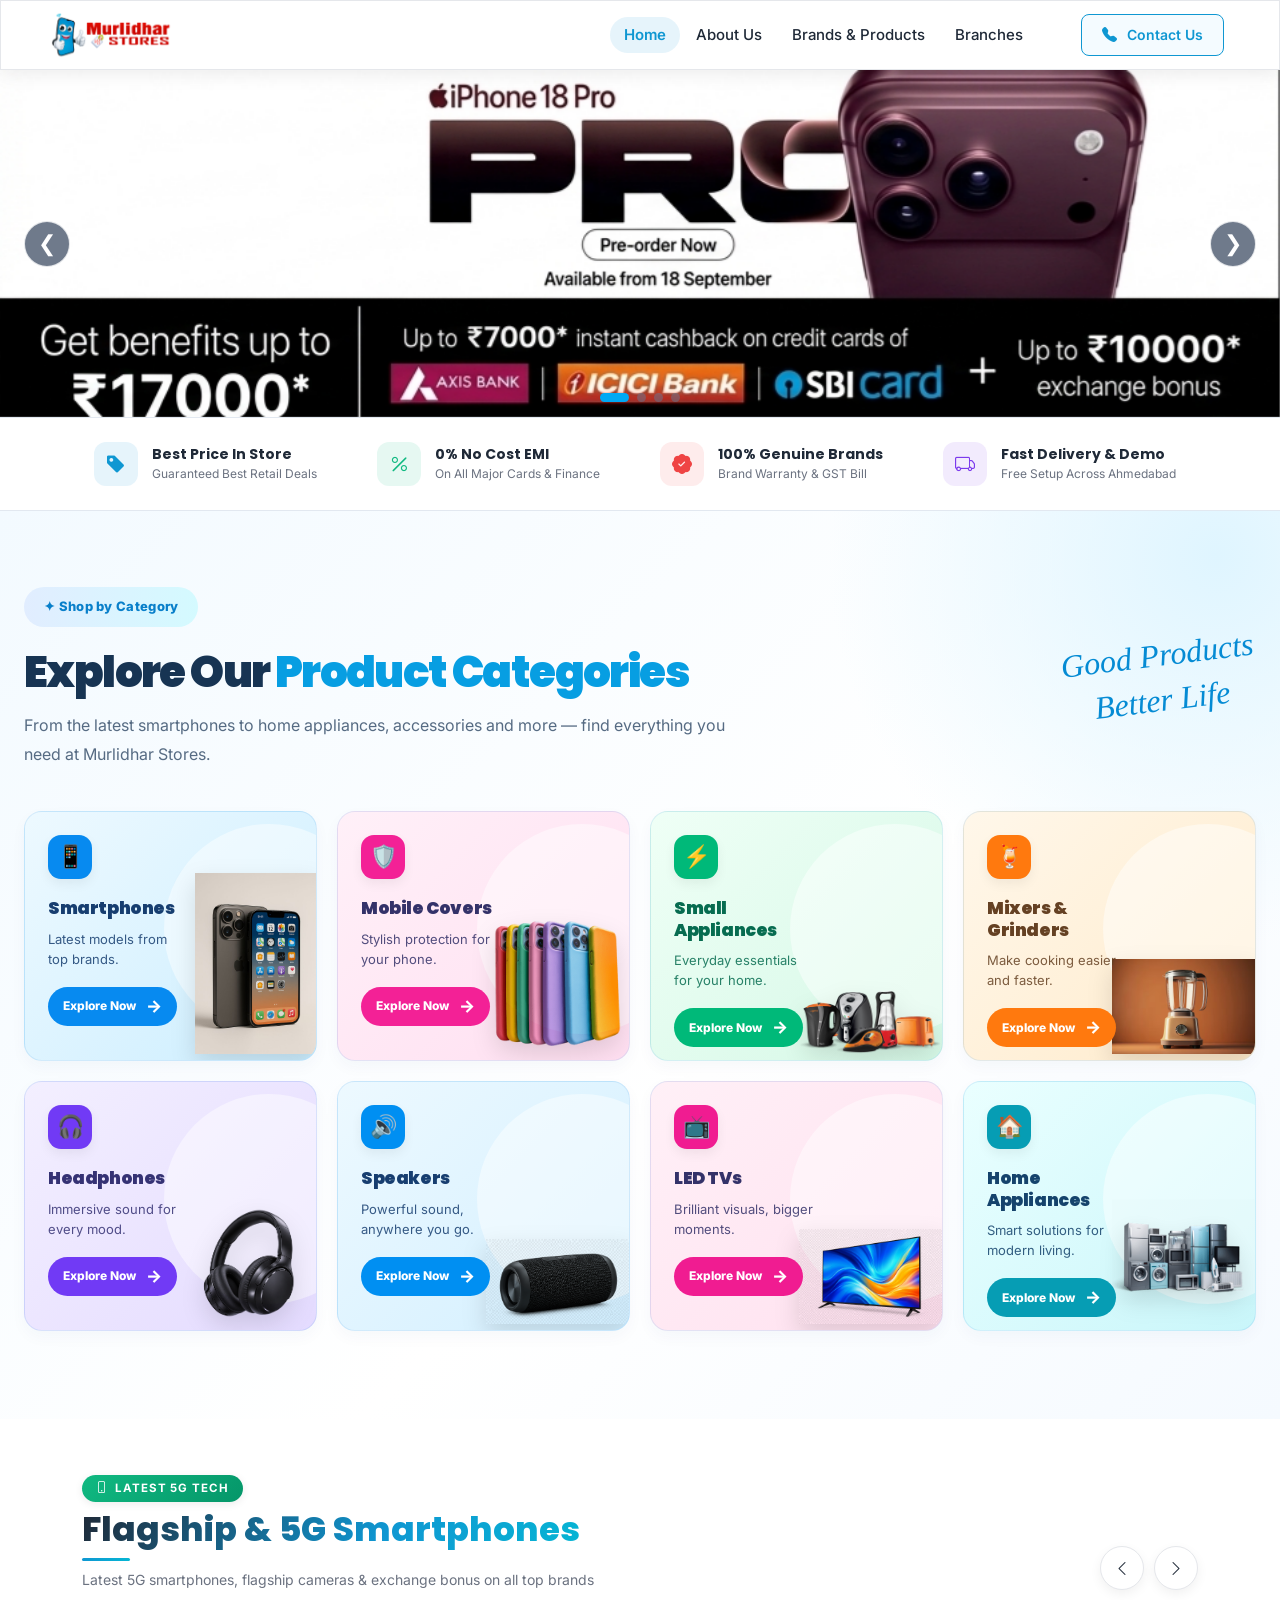
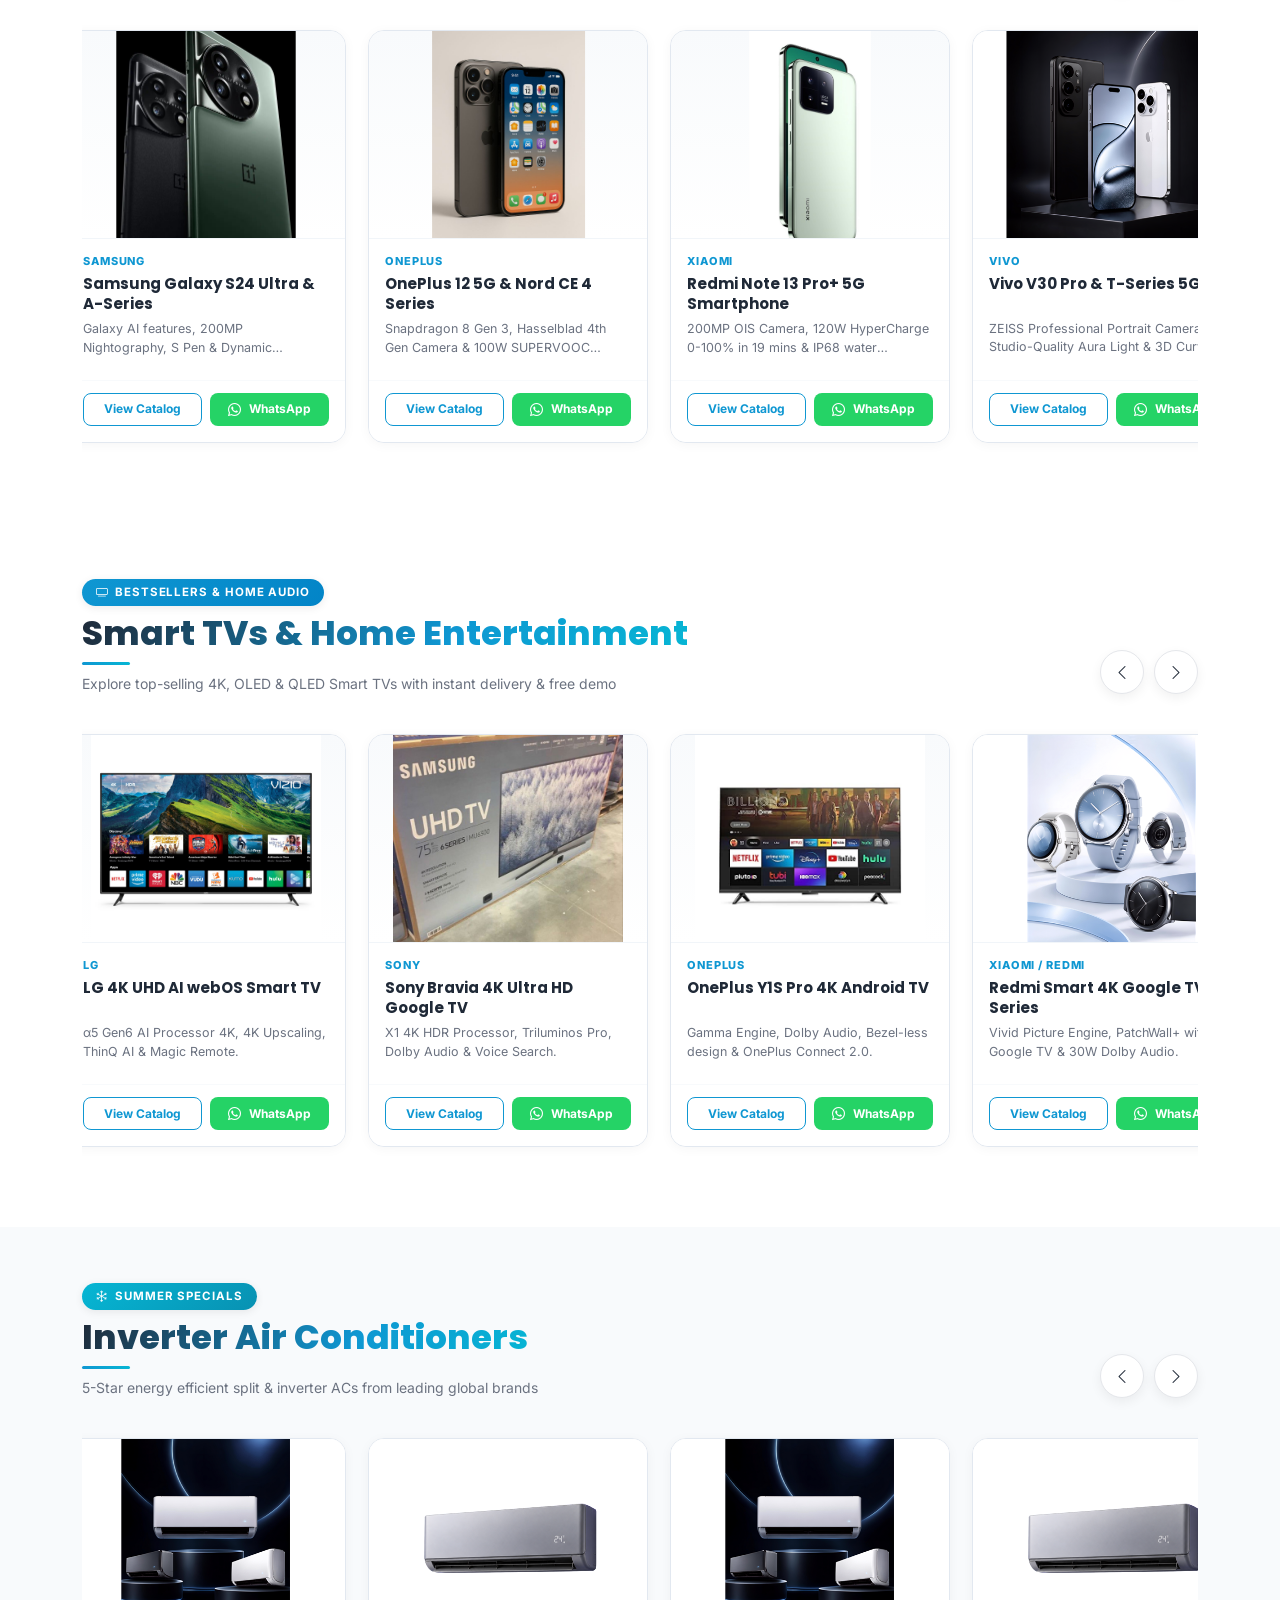
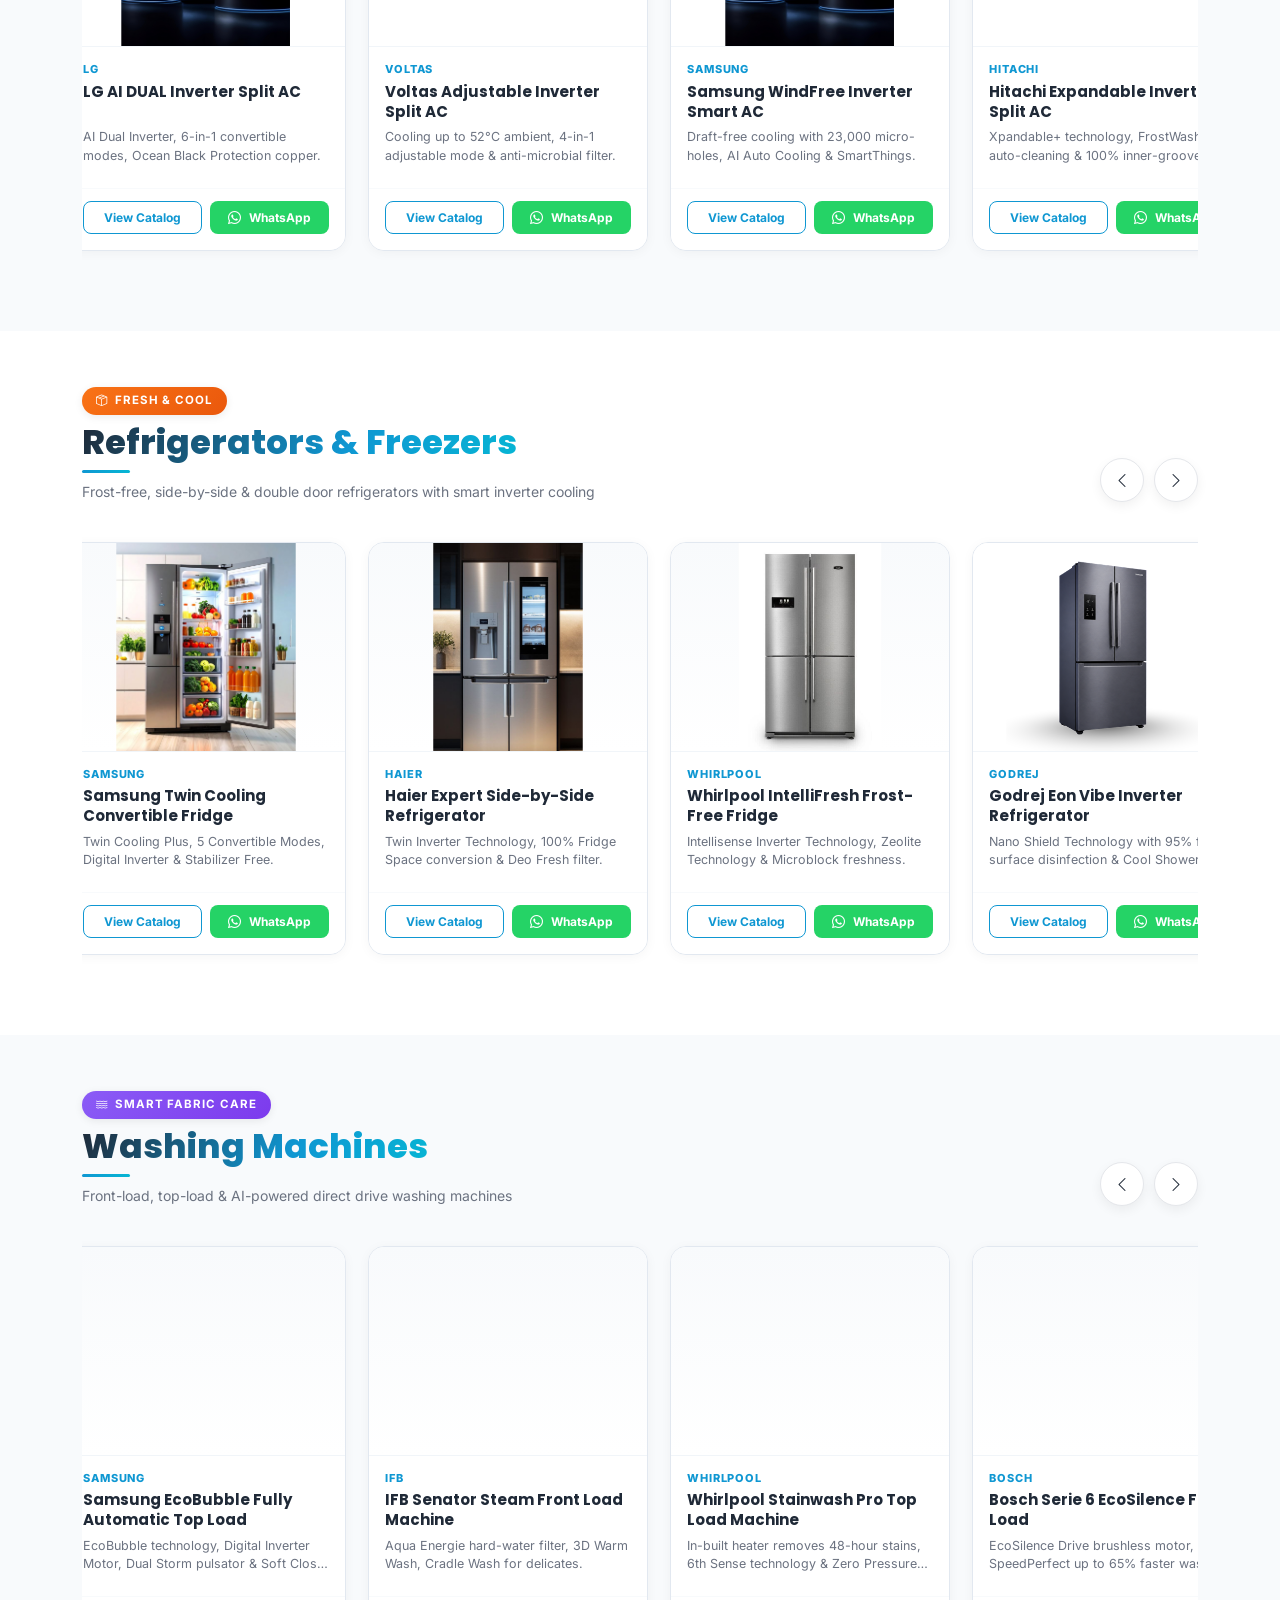
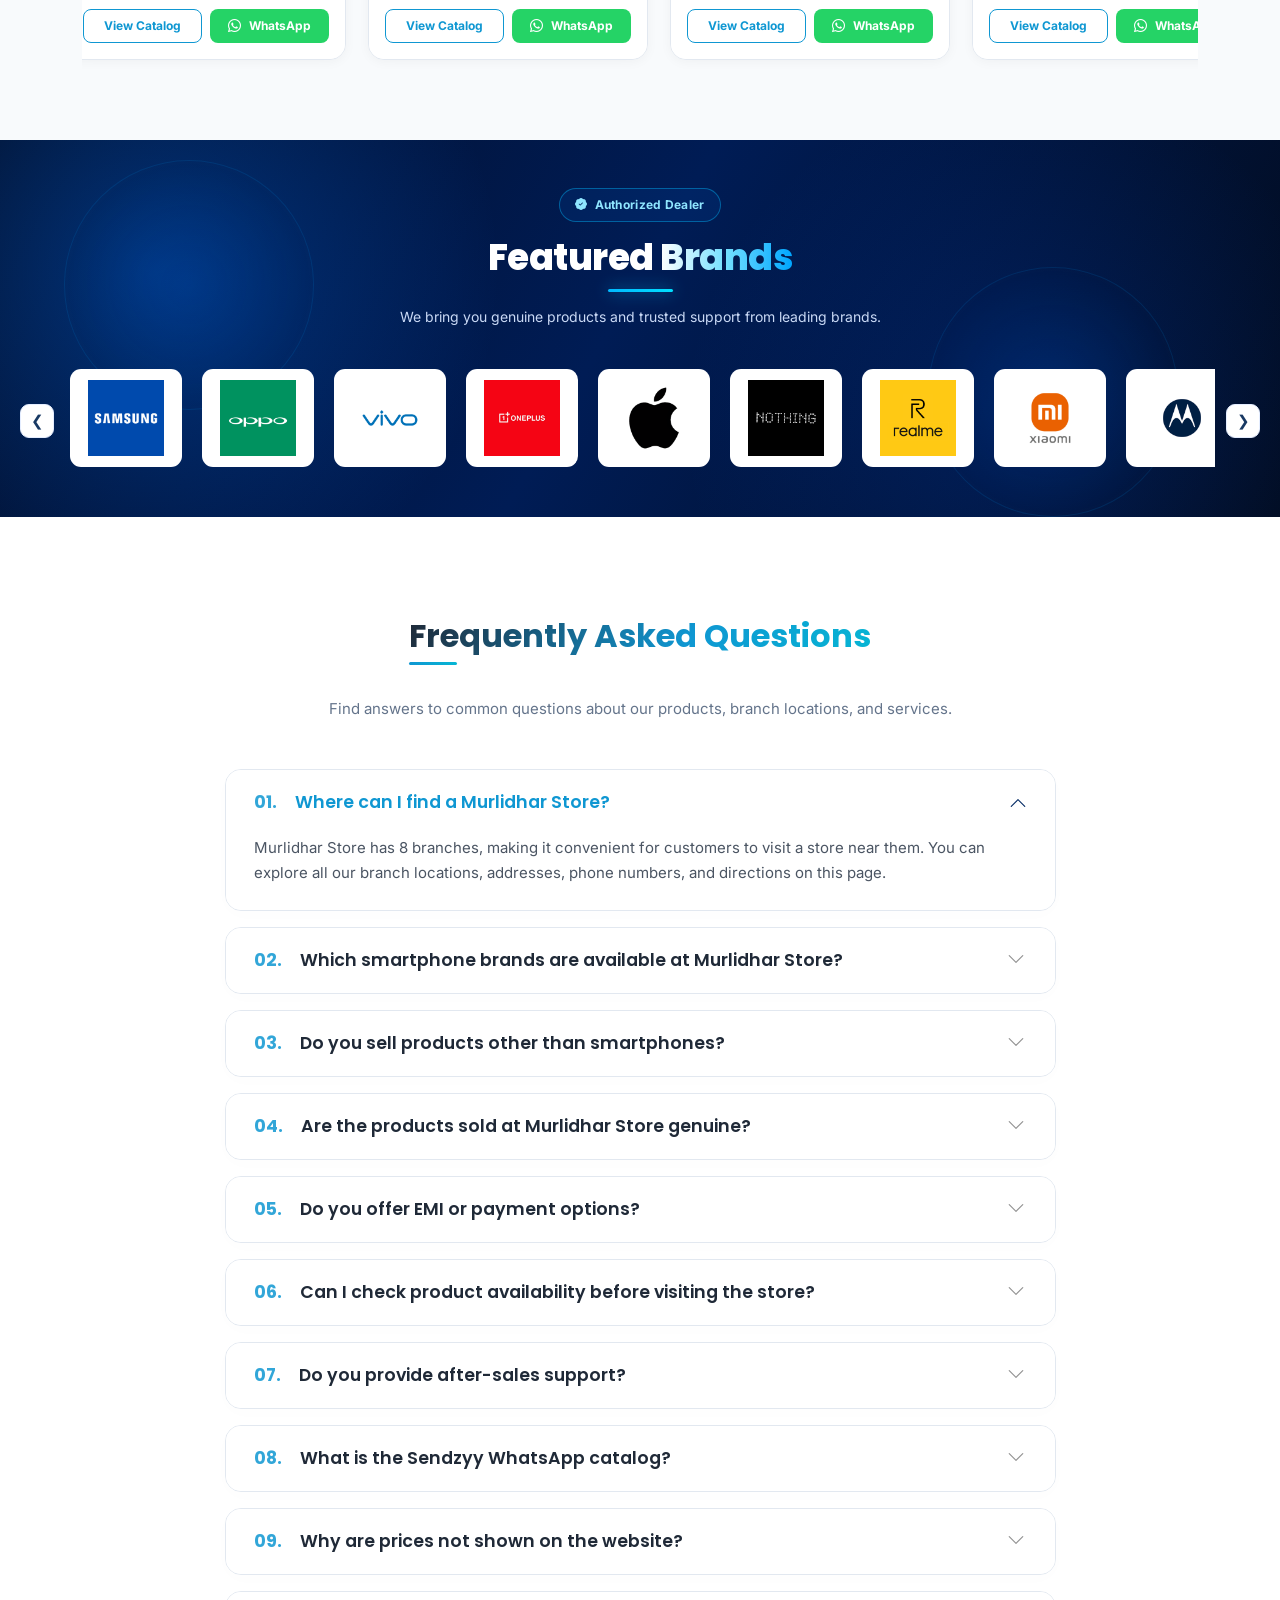
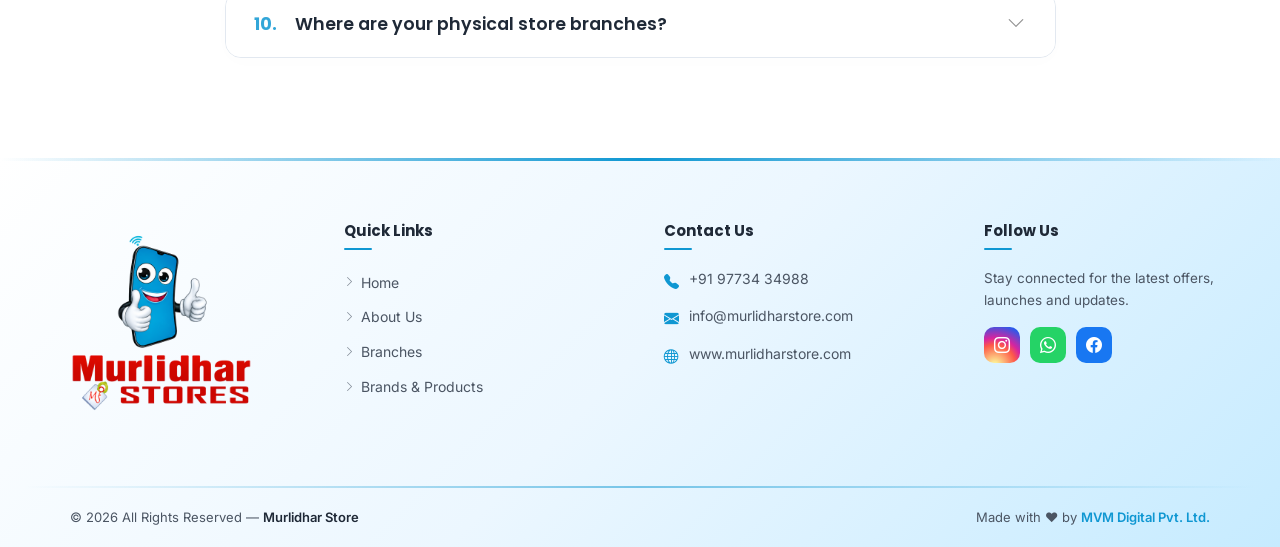
<file: index.html>
<!DOCTYPE html>
<html lang="en">
<head>
    <meta charset="UTF-8">
    <meta name="viewport"
          content="width=device-width, initial-scale=1.0">

    <title>Murlidhar Stores</title>

    <meta http-equiv="refresh"
          content="0;url=/home/">

    <script>
        window.location.replace("/home/");
    </script>
</head>
<body>
    <p>Redirecting to Murlidhar Stores...</p>
    <a href="/home/">Open Website</a>
</body>
</html>
</file>
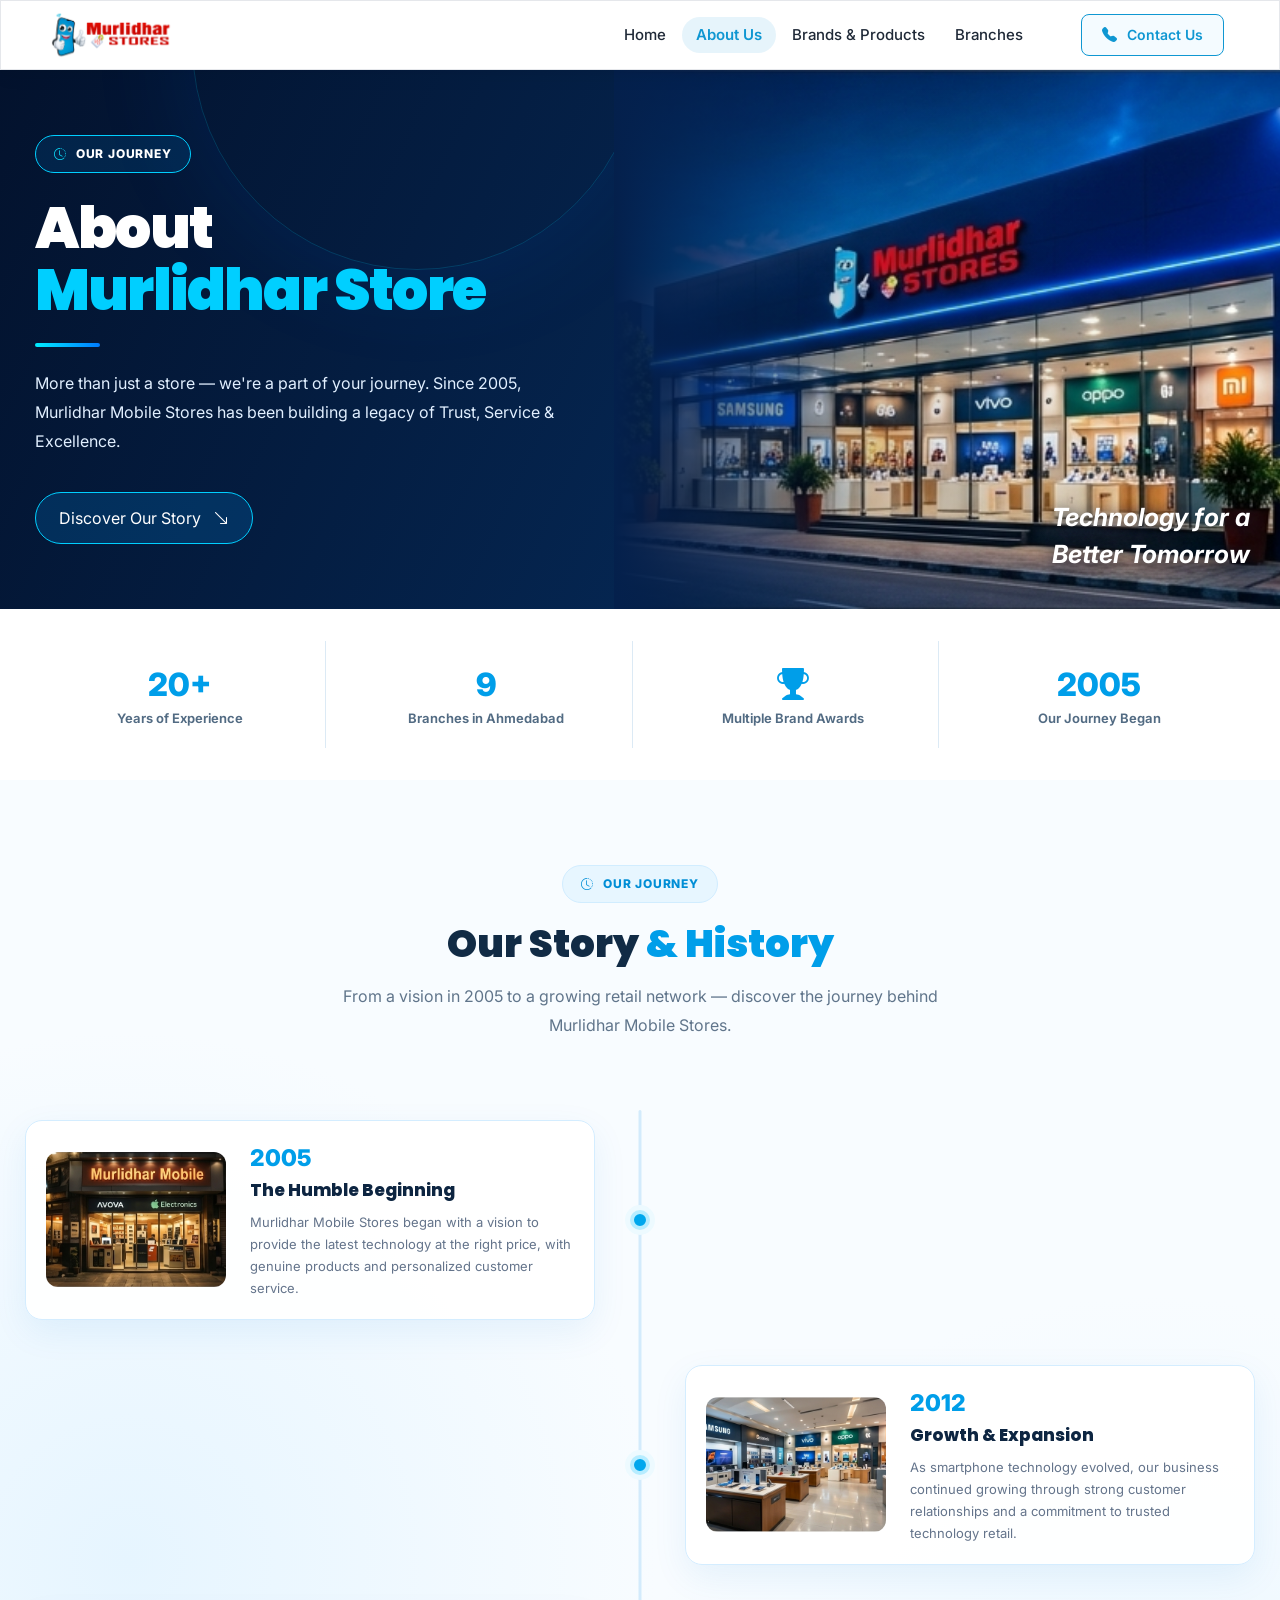
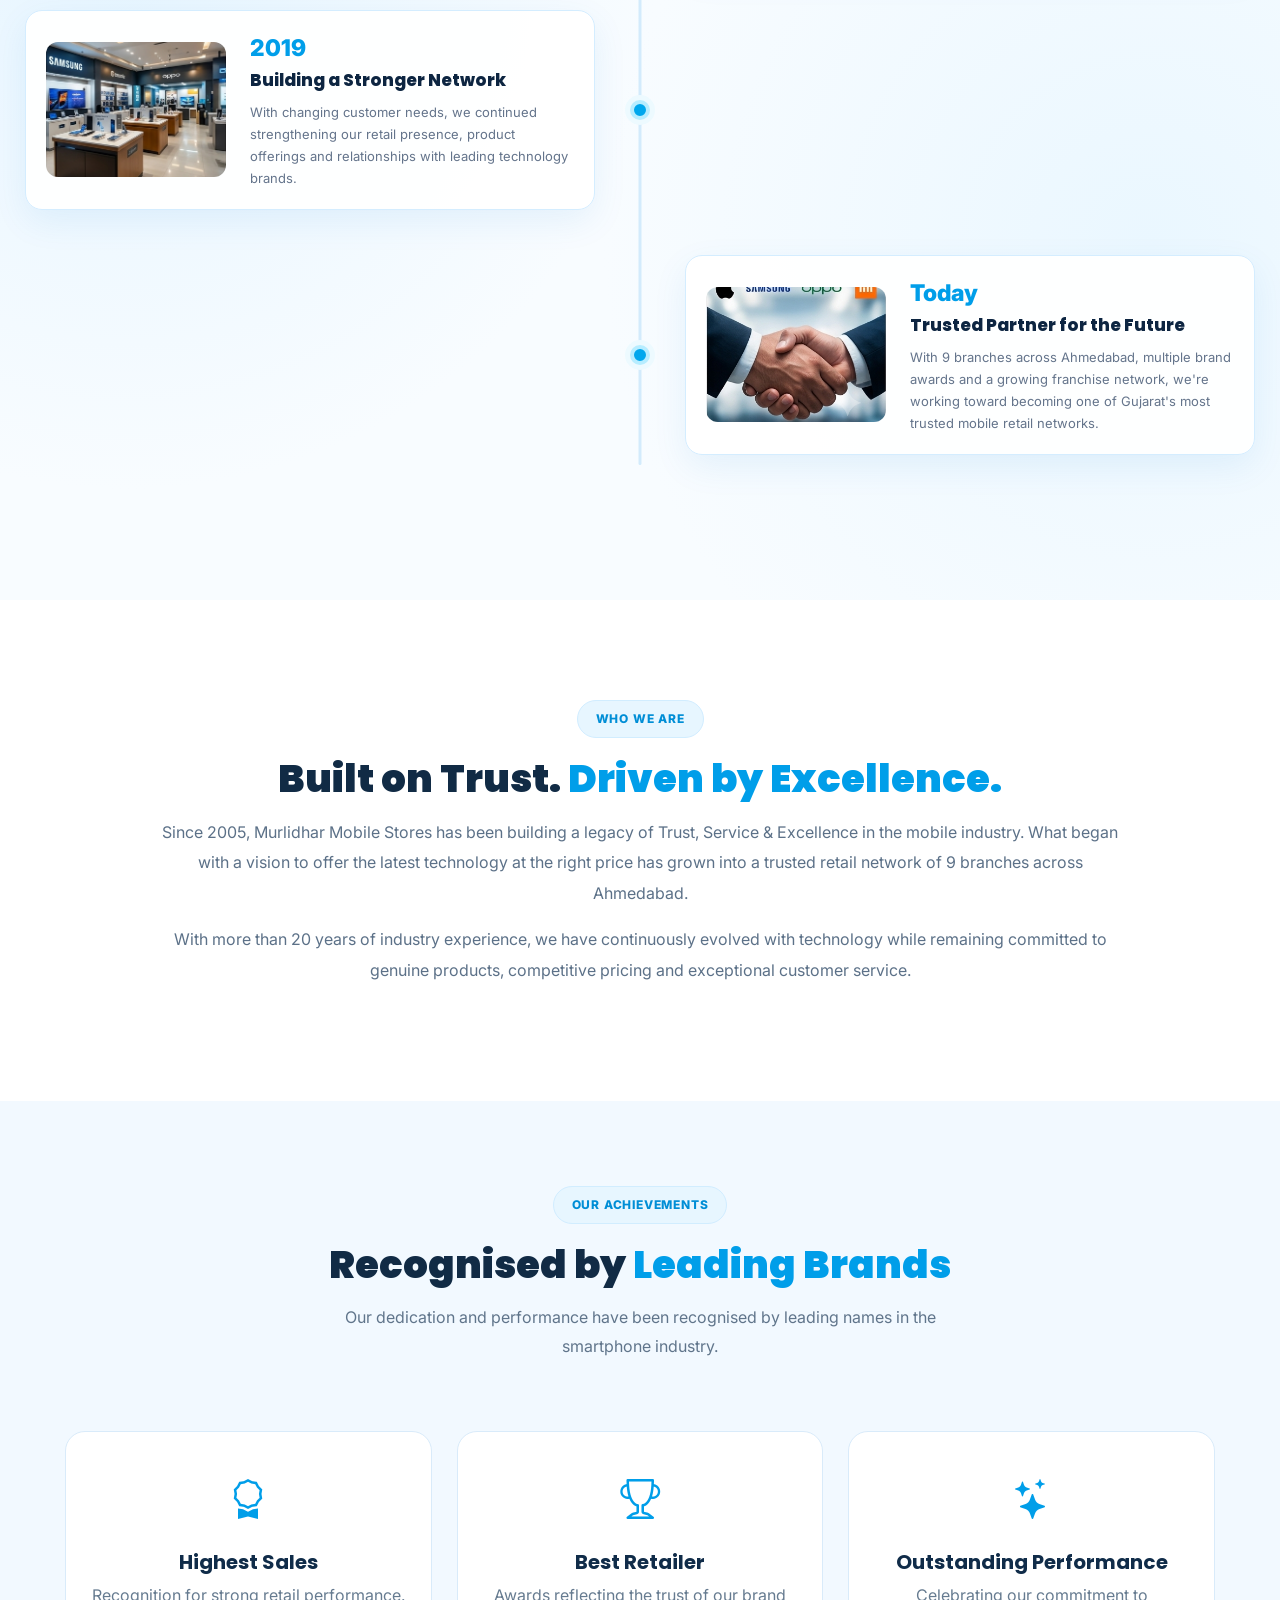
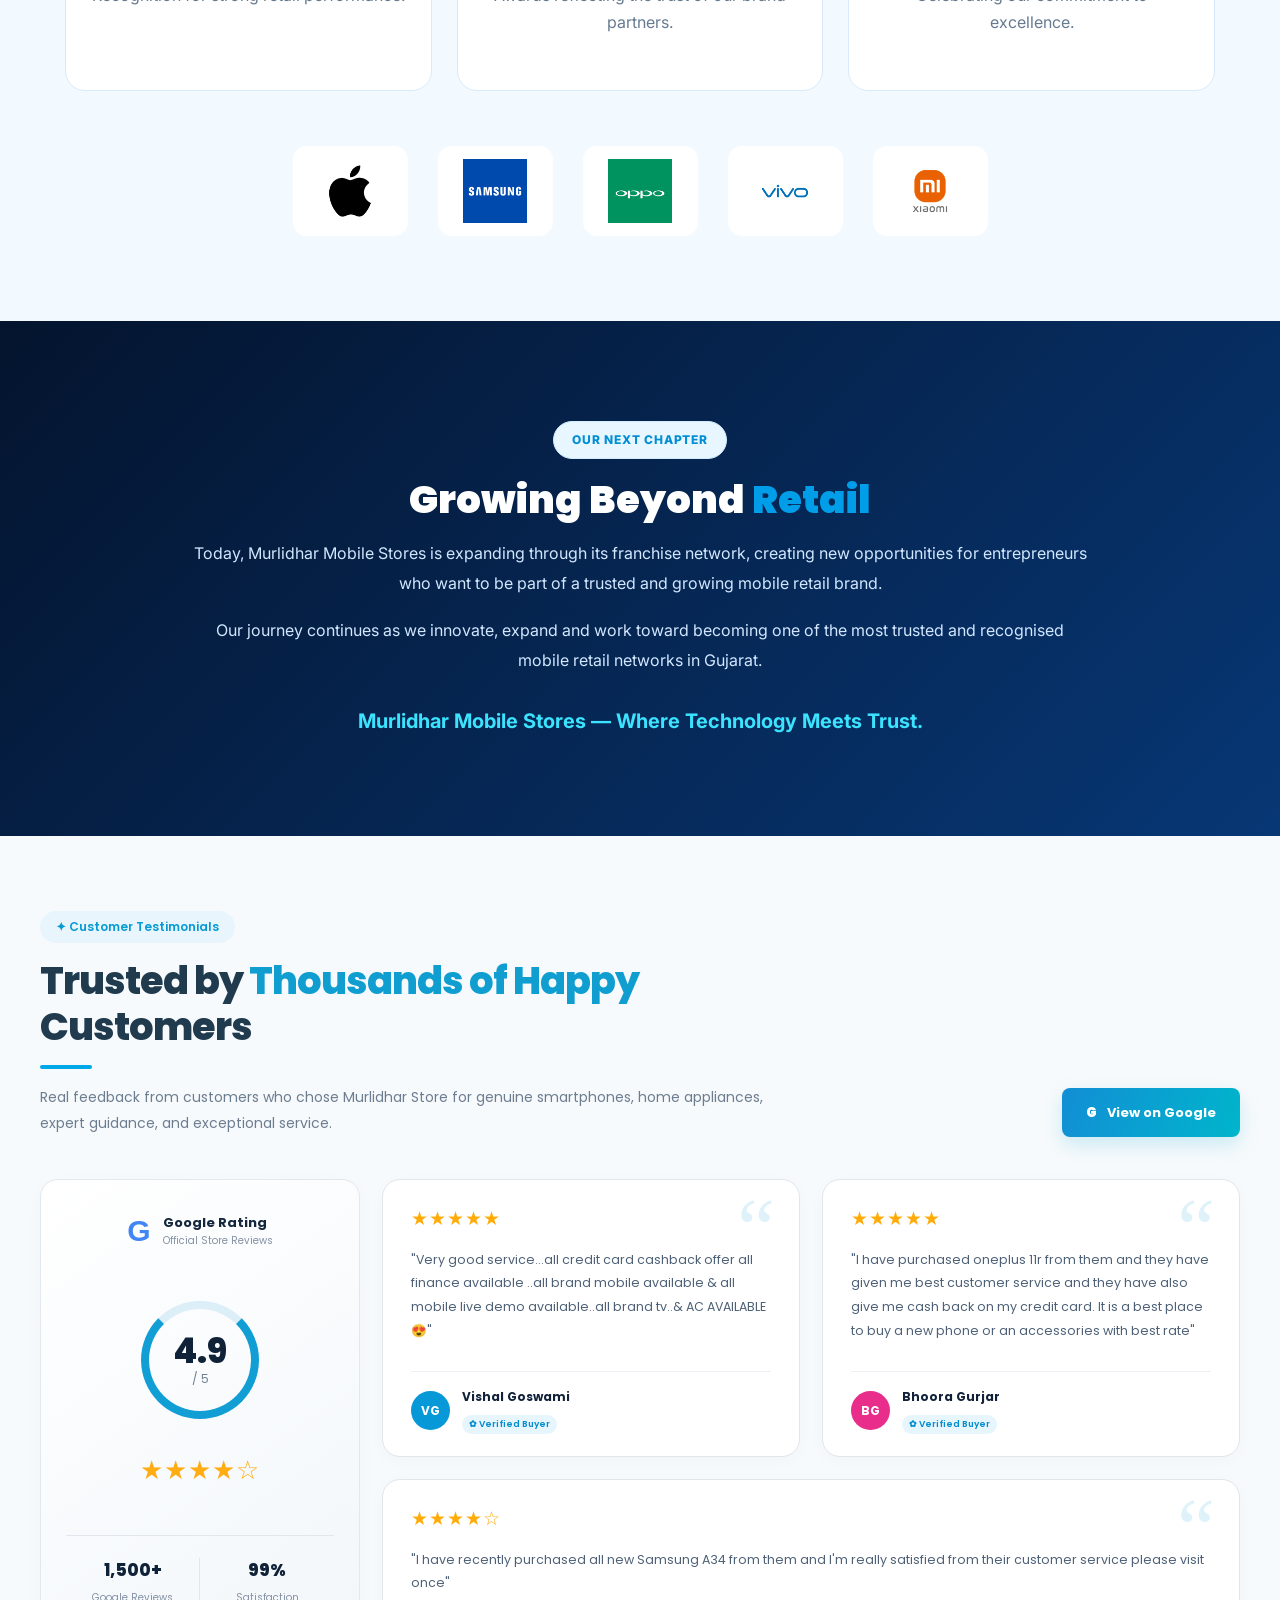
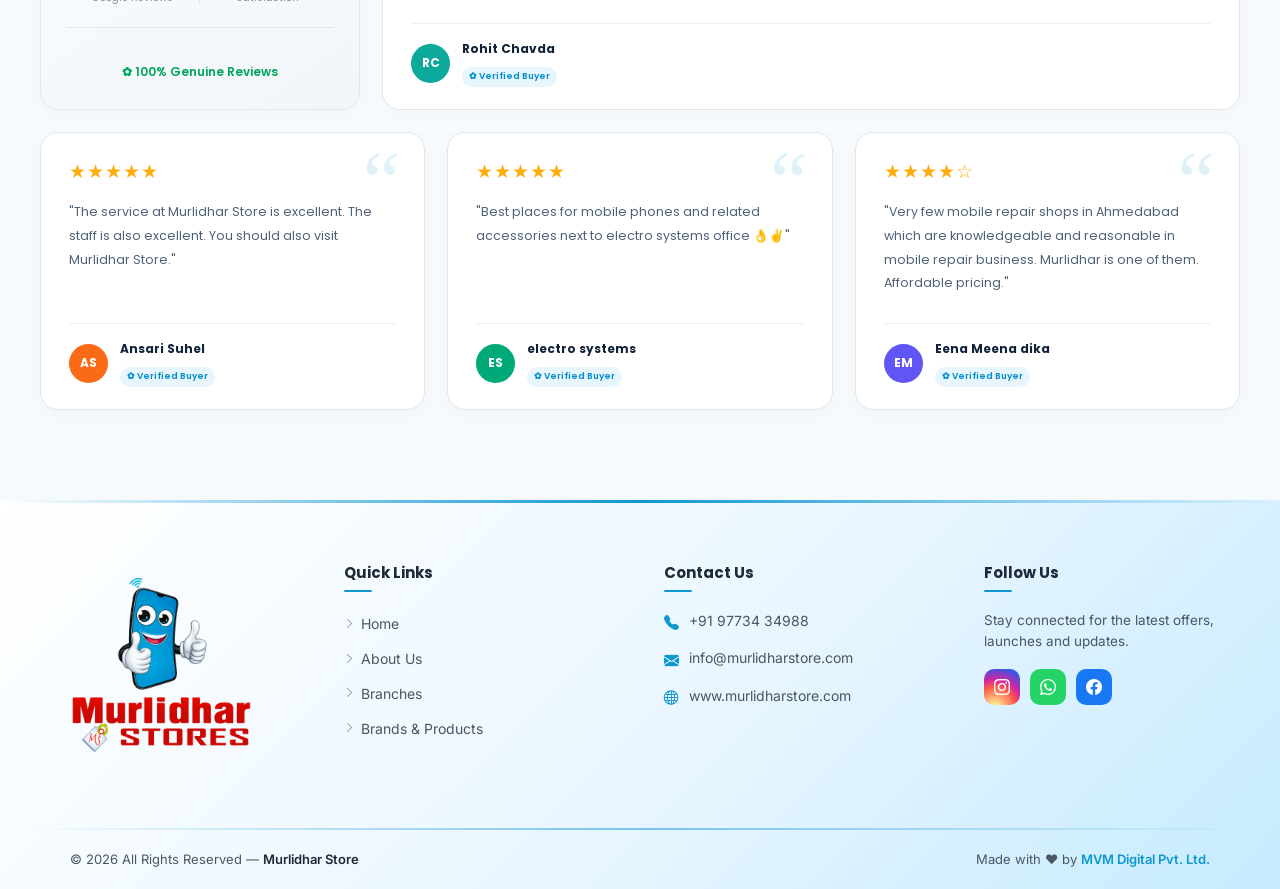
<file: about-us/index.html>
<!doctype html>
<html lang="en">

<head>
    <meta charset="UTF-8" />
    <meta name="viewport" content="width=device-width, initial-scale=1.0" />
    <title>About Murlidhar Store</title>
    <!-- Favicon -->
    <link rel="icon" type="image/png" href="../assets/img/ms-favicon-s.png" />
    <!-- Bootstrap 5 CSS -->
    <link rel="stylesheet" href="https://cdn.jsdelivr.net/npm/bootstrap@5.3.3/dist/css/bootstrap.min.css" />
    <!-- Bootstrap Icons -->
    <link rel="stylesheet" href="https://cdn.jsdelivr.net/npm/bootstrap-icons@1.11.3/font/bootstrap-icons.min.css" />
    <!-- Google Fonts -->
    <link rel="preconnect" href="https://fonts.googleapis.com" />
    <link rel="preconnect" href="https://fonts.gstatic.com" crossorigin />
    <link rel="stylesheet"
        href="https://fonts.googleapis.com/css2?family=Inter:wght@400;500;600;700&family=Poppins:wght@600;700;800&display=swap" />
    <!-- Custom Styles -->
    <link rel="stylesheet" href="../assets/css/style.css" />
</head>

<body class="ms-solid-header">
    <header class="site-header">
        <nav class="main-nav" aria-label="Main navigation">
            <div class="main-nav__pill">
                <div class="main-nav__inner">
                    <!-- Logo -->
                    <a class="main-nav__brand logo-fade-up" href="../home/index.html">
                        <img src="../assets/img/ms-logo-h-cbg.png" alt="Murlidhar Store" class="main-nav__logo" />
                    </a>
                    <!-- Hamburger toggle (mobile) -->
                    <button class="main-nav__toggler" type="button" data-bs-toggle="collapse"
                        data-bs-target="#mainNavMenu" aria-controls="mainNavMenu" aria-expanded="false"
                        aria-label="Toggle navigation">
                        <i class="bi bi-list"></i>
                    </button>
                    <!-- Nav Links + Button -->
                    <div class="collapse navbar-collapse main-nav__collapse" id="mainNavMenu">
                        <ul class="navbar-nav main-nav__menu">
                            <li class="nav-item">
                                <a class="nav-link main-nav__link" href="../home/index.html">Home</a>
                            </li>
                            <li class="nav-item">
                                <a class="nav-link main-nav__link active" aria-current="page" href="index.html">About
                                    Us</a>
                            </li>
                            <li class="nav-item">
                                <a class="nav-link main-nav__link" href="../brands-&-products/index.html">Brands &amp;
                                    Products</a>
                            </li>
                            <li class="nav-item">
                                <a class="nav-link main-nav__link" href="../branches/index.html">Branches</a>
                            </li>
                        </ul>
                        <button class="ms-contact-btn" type="button"
                            onclick="window.location.href='../branches/index.html#contact-us'">
                            <i class="bi bi-telephone-fill ms-contact-btn__icon" aria-hidden="true"></i>
                            <span class="ms-contact-btn__text-wrap">
                                <span class="ms-contact-btn__text-default">Contact Us</span>
                                <span class="ms-contact-btn__text-hover">Call Now</span>
                            </span>
                        </button>
                    </div>
                </div>
            </div>
        </nav>
    </header>
    <!-- ===== ABOUT US PREMIUM CONTENT START ===== -->

    <main class="murlidhar-about">

        <!-- HERO -->
        <section class="ma-hero" id="aboutHero">
            <div class="ma-hero-glow"></div>
            <div class="ma-hero-content">

                <span class="ma-pill">
                    <i class="bi bi-clock-history"></i>
                    OUR JOURNEY
                </span>

                <h1>
                    About
                    <span>Murlidhar Store</span>
                </h1>

                <div class="ma-accent-line"></div>

                <p>
                    More than just a store — we're a part of your journey.
                    Since 2005, Murlidhar Mobile Stores has been building
                    a legacy of Trust, Service &amp; Excellence.
                </p>

                <a href="#ourHistory" class="ma-hero-link">
                    Discover Our Story
                    <i class="bi bi-arrow-down-right"></i>
                </a>

            </div>

            <div class="ma-hero-visual">

                <img src="../assets/img/about/about.png" alt="Murlidhar Store Showroom" loading="eager">
                <div class="ma-hero-image-overlay"></div>
                <div class="ma-hero-caption">
                    Technology for a Better Tomorrow
                </div>
            </div>
        </section>

        <!-- ACHIEVEMENT STRIP -->
        <section class="ma-stats">
            <div class="ma-stat">
                <strong>20+</strong>
                <span>Years of Experience</span>
            </div>
            <div class="ma-stat">
                <strong>9</strong>
                <span>Branches in Ahmedabad</span>
            </div>
            <div class="ma-stat">
                <strong><i class="bi bi-trophy-fill"></i></strong>
                <span>Multiple Brand Awards</span>
            </div>
            <div class="ma-stat">
                <strong>2005</strong>
                <span>Our Journey Began</span>
            </div>
        </section>

        <!-- HISTORY TIMELINE -->
        <section class="ma-history" id="ourHistory">

            <div class="ma-section-heading ma-reveal">
                <span class="ma-small-label">
                    <i class="bi bi-clock-history"></i>
                    OUR JOURNEY
                </span>
                <h2>Our Story <span>&amp; History</span></h2>
                <p>
                    From a vision in 2005 to a growing retail network —
                    discover the journey behind Murlidhar Mobile Stores.
                </p>
            </div>

            <div class="ma-timeline">

                <div class="ma-timeline-line">
                    <div class="ma-timeline-progress"></div>
                </div>

                <!-- 2005 -->
                <article class="ma-timeline-row ma-left ma-reveal">
                    <div class="ma-timeline-card">
                        <img src="../assets/img/about/2005.png" alt="Murlidhar Store Showroom">
                        <div class="ma-timeline-copy">
                            <span class="ma-year">2005</span>
                            <h3>The Humble Beginning</h3>
                            <p>
                                Murlidhar Mobile Stores began with a vision
                                to provide the latest technology at the right
                                price, with genuine products and personalized
                                customer service.
                            </p>
                        </div>
                    </div>
                    <span class="ma-timeline-dot"></span>
                </article>

                <!-- 2012 -->
                <article class="ma-timeline-row ma-right ma-reveal">
                    <span class="ma-timeline-dot"></span>
                    <div class="ma-timeline-card">
                        <img src="../assets/img/about/2012.png" alt="Murlidhar Store 2012">
                        <div class="ma-timeline-copy">
                            <span class="ma-year">2012</span>
                            <h3>Growth &amp; Expansion</h3>
                            <p>
                                As smartphone technology evolved, our business
                                continued growing through strong customer
                                relationships and a commitment to trusted
                                technology retail.
                            </p>
                        </div>
                    </div>
                </article>

                <!-- 2019 -->
                <article class="ma-timeline-row ma-left ma-reveal">
                    <div class="ma-timeline-card">
                        <img src="../assets/img/about/2019.png" alt="Murlidhar Store 2019">

                        <div class="ma-timeline-copy">
                            <span class="ma-year">2019</span>
                            <h3>Building a Stronger Network</h3>
                            <p>
                                With changing customer needs, we continued
                                strengthening our retail presence, product
                                offerings and relationships with leading
                                technology brands.
                            </p>
                        </div>
                    </div>
                    <span class="ma-timeline-dot"></span>
                </article>

                <!-- TODAY -->
                <article class="ma-timeline-row ma-right ma-reveal">
                    <span class="ma-timeline-dot"></span>
                    <div class="ma-timeline-card">
                        <img src="../assets/img/about/today.png" alt="Murlidhar Store Today">
                        <div class="ma-timeline-copy">
                            <span class="ma-year">Today</span>
                            <h3>Trusted Partner for the Future</h3>
                            <p>
                                With 9 branches across Ahmedabad, multiple
                                brand awards and a growing franchise network,
                                we're working toward becoming one of Gujarat's
                                most trusted mobile retail networks.
                            </p>
                        </div>
                    </div>
                </article>

            </div>
        </section>

        <!-- OUR LEGACY -->
        <section class="ma-legacy">
            <div class="ma-legacy-inner ma-reveal">
                <span class="ma-small-label">WHO WE ARE</span>
                <h2>Built on Trust. <span>Driven by Excellence.</span></h2>

                <p>
                    Since 2005, Murlidhar Mobile Stores has been building
                    a legacy of Trust, Service &amp; Excellence in the mobile
                    industry. What began with a vision to offer the latest
                    technology at the right price has grown into a trusted
                    retail network of 9 branches across Ahmedabad.
                </p>

                <p>
                    With more than 20 years of industry experience,
                    we have continuously evolved with technology while
                    remaining committed to genuine products, competitive
                    pricing and exceptional customer service.
                </p>
            </div>
        </section>

        <!-- BRAND RECOGNITION -->
        <section class="ma-recognition">
            <div class="ma-section-heading ma-reveal">
                <span class="ma-small-label">OUR ACHIEVEMENTS</span>
                <h2>Recognised by <span>Leading Brands</span></h2>
                <p>
                    Our dedication and performance have been recognised
                    by leading names in the smartphone industry.
                </p>
            </div>

            <div class="ma-recognition-grid">
                <div class="ma-recognition-card ma-reveal">
                    <i class="bi bi-award"></i>
                    <h3>Highest Sales</h3>
                    <p>Recognition for strong retail performance.</p>
                </div>
                <div class="ma-recognition-card ma-reveal">
                    <i class="bi bi-trophy"></i>
                    <h3>Best Retailer</h3>
                    <p>Awards reflecting the trust of our brand partners.</p>
                </div>
                <div class="ma-recognition-card ma-reveal">
                    <i class="bi bi-stars"></i>
                    <h3>Outstanding Performance</h3>
                    <p>Celebrating our commitment to excellence.</p>
                </div>
            </div>

            <div class="ma-brand-logos ma-reveal">
                <img src="../assets/img/brands-logo-murlidhar/5.png" alt="Apple">
                <img src="../assets/img/brands-logo-murlidhar/1.png" alt="Samsung">
                <img src="../assets/img/brands-logo-murlidhar/2.png" alt="OPPO">
                <img src="../assets/img/brands-logo-murlidhar/3.png" alt="vivo">
                <img src="../assets/img/brands-logo-murlidhar/8.png" alt="Xiaomi">
            </div>
        </section>

        <!-- FRANCHISE / FUTURE -->
        <section class="ma-future">
            <div class="ma-future-inner ma-reveal">
                <span class="ma-small-label">OUR NEXT CHAPTER</span>
                <h2>Growing Beyond <span>Retail</span></h2>
                <p>
                    Today, Murlidhar Mobile Stores is expanding through
                    its franchise network, creating new opportunities for
                    entrepreneurs who want to be part of a trusted and
                    growing mobile retail brand.
                </p>
                <p>
                    Our journey continues as we innovate, expand and
                    work toward becoming one of the most trusted and
                    recognised mobile retail networks in Gujarat.
                </p>
                <strong>
                    Murlidhar Mobile Stores — Where Technology Meets Trust.
                </strong>
            </div>
        </section>


        
<section class="ms-reviews" id="customer-reviews">
  <div class="ms-reviews__container">

    <div class="ms-reviews__header">
      <div>
        <span class="ms-reviews__badge">✦ Customer Testimonials</span>
        <h2>Trusted by <span>Thousands of Happy</span><br>Customers</h2>
        <div class="ms-reviews__underline"></div>
        <p>Real feedback from customers who chose Murlidhar Store for genuine smartphones, home appliances, expert guidance, and exceptional service.</p>
      </div>
      <a class="ms-reviews__google-btn"
         href="https://www.google.com/maps/search/?api=1&query=Murlidhar+Mobile+Stores+Ahmedabad"
         target="_blank" rel="noopener noreferrer">
        <b>G</b> View on Google
      </a>
    </div>

    <div class="ms-reviews__layout">
      <aside class="ms-reviews__rating">
        <div class="ms-reviews__google-heading">
          <span class="ms-reviews__google-logo">G</span>
          <div><strong>Google Rating</strong><small>Official Store Reviews</small></div>
        </div>

        <div class="ms-reviews__circle">
          <strong>4.9</strong><small>/ 5</small>
        </div>

        <div class="ms-reviews__stars">★★★★<span>☆</span></div>

        <div class="ms-reviews__stats">
          <div><strong>1,500+</strong><small>Google Reviews</small></div>
          <div><strong>99%</strong><small>Satisfaction</small></div>
        </div>

        <div class="ms-reviews__genuine">✿ 100% Genuine Reviews</div>
      </aside>

      <div class="ms-reviews__cards">
        <article class="ms-review-card">
          <div class="ms-review-card__stars">★★★★★</div>
          <span class="ms-review-card__quote">“</span>
          <p>"Very good service...all credit card cashback offer all finance available ..all brand mobile available &amp; all mobile live demo available..all brand tv..&amp; AC AVAILABLE 😍"</p>
          <div class="ms-review-card__person">
            <span class="ms-review-card__avatar avatar-blue">VG</span>
            <div><strong>Vishal Goswami</strong><small>✿ Verified Buyer</small></div>
          </div>
        </article>

        <article class="ms-review-card">
          <div class="ms-review-card__stars">★★★★★</div>
          <span class="ms-review-card__quote">“</span>
          <p>"I have purchased oneplus 11r from them and they have given me best customer service and they have also give me cash back on my credit card. It is a best place to buy a new phone or an accessories with best rate"</p>
          <div class="ms-review-card__person">
            <span class="ms-review-card__avatar avatar-pink">BG</span>
            <div><strong>Bhoora Gurjar</strong><small>✿ Verified Buyer</small></div>
          </div>
        </article>

        <article class="ms-review-card">
          <div class="ms-review-card__stars">★★★★☆</div>
          <span class="ms-review-card__quote">“</span>
          <p>"I have recently purchased all new Samsung A34 from them and I'm really satisfied from their customer service please visit once"</p>
          <div class="ms-review-card__person">
            <span class="ms-review-card__avatar avatar-teal">RC</span>
            <div><strong>Rohit Chavda</strong><small>✿ Verified Buyer</small></div>
          </div>
        </article>
      </div>
    </div>

    <div class="ms-reviews__bottom">
      <article class="ms-review-card">
        <div class="ms-review-card__stars">★★★★★</div>
        <span class="ms-review-card__quote">“</span>
        <p>"The service at Murlidhar Store is excellent. The staff is also excellent. You should also visit Murlidhar Store."</p>
        <div class="ms-review-card__person">
          <span class="ms-review-card__avatar avatar-orange">AS</span>
          <div><strong>Ansari Suhel</strong><small>✿ Verified Buyer</small></div>
        </div>
      </article>

      <article class="ms-review-card">
        <div class="ms-review-card__stars">★★★★★</div>
        <span class="ms-review-card__quote">“</span>
        <p>"Best places for mobile phones and related accessories next to electro systems office 👌✌️"</p>
        <div class="ms-review-card__person">
          <span class="ms-review-card__avatar avatar-green">ES</span>
          <div><strong>electro systems</strong><small>✿ Verified Buyer</small></div>
        </div>
      </article>

      <article class="ms-review-card">
        <div class="ms-review-card__stars">★★★★☆</div>
        <span class="ms-review-card__quote">“</span>
        <p>"Very few mobile repair shops in Ahmedabad which are knowledgeable and reasonable in mobile repair business. Murlidhar is one of them. Affordable pricing."</p>
        <div class="ms-review-card__person">
          <span class="ms-review-card__avatar avatar-purple">EM</span>
          <div><strong>Eena Meena dika</strong><small>✿ Verified Buyer</small></div>
        </div>
      </article>
    </div>
  </div>
</section>


    
    </main>

    <!-- ===== ABOUT US PREMIUM CONTENT END ===== -->
    <footer class="site-footer">
        <div class="container-fluid px-4">
            <!-- Top: 4 columns -->
            <div class="row g-5 site-footer__top">
                <!-- Col 1: Logo + tagline -->
                <div class="col-lg-3 col-md-6 d-flex justify-content-center">
                    <a href="../home/index.html" class="site-footer__logo-link">
                        <img src="../assets/img/ms-logo-s-cbg.png" alt="Murlidhar Store" class="site-footer__logo">
                    </a>
                </div>
                <!-- Col 2: Quick Links -->
                <div class="col-lg-3 col-md-6 col-6">
                    <h4 class="site-footer__heading">Quick Links</h4>
                    <ul class="site-footer__links">
                        <li><a href="../home/index.html" class="site-footer__link"><i
                                    class="bi bi-chevron-right"></i>Home</a></li>
                        <li><a href="index.html" class="site-footer__link"><i class="bi bi-chevron-right"></i>About
                                Us</a></li>
                        <li><a href="../branches/index.html" class="site-footer__link"><i
                                    class="bi bi-chevron-right"></i>Branches</a></li>
                        <li><a href="../brands-&-products/index.html" class="site-footer__link"><i
                                    class="bi bi-chevron-right"></i>Brands &amp; Products</a></li>
                    </ul>
                </div>
                <!-- Col 3: Contact Us -->
                <div class="col-lg-3 col-md-6 col-6">
                    <h4 class="site-footer__heading">Contact Us</h4>
                    <ul class="site-footer__contact">
                        <li>
                            <i class="bi bi-telephone-fill"></i>
                            <a href="tel:+9197734 34988" class="site-footer__link">+91 97734 34988</a>
                        </li>
                        <li>
                            <i class="bi bi-envelope-fill"></i>
                            <a href="mailto:info@murlidharstore.com"
                                class="site-footer__link">info@murlidharstore.com</a>
                        </li>
                        <li>
                            <i class="bi bi-globe"></i>
                            <a href="#" class="site-footer__link">www.murlidharstore.com</a>
                        </li>
                    </ul>
                </div>
                <!-- Col 4: Social Media -->
                <div class="col-lg-3 col-md-6">
                    <h4 class="site-footer__heading">Follow Us</h4>
                    <p class="site-footer__social-desc">Stay connected for the latest offers, launches and updates.</p>
                    <div class="site-footer__socials">
                        <a href="https://www.instagram.com/murlidhar_stores?dlrf=MXFoa2hzcXNycjI3cA==" class="top-header__social-link top-header__social-link--instagram"
                            aria-label="Instagram" target="_blank" rel="noopener">
                            <i class="bi bi-instagram"></i>
                        </a>
                        <a href="https://wa.me/919773434988?text=Hi%20Murlidhar%20Store"
                            class="top-header__social-link top-header__social-link--whatsapp" aria-label="WhatsApp"
                            target="_blank" rel="noopener">
                            <i class="bi bi-whatsapp"></i>
                        </a>
                        <a href="https://www.facebook.com/Murlidharstores/" class="top-header__social-link top-header__social-link--facebook"
                            aria-label="Facebook" target="_blank" rel="noopener">
                            <i class="bi bi-facebook"></i>
                        </a>
                        
                    </div>
                </div>
            </div>
            <!-- Divider -->
            <div class="site-footer__divider"></div>
            <!-- Bottom bar -->
            <div class="container site-footer__bottom">
                <p class="site-footer__copy">
                    &copy; 2026 All Rights Reserved — <strong>Murlidhar Store</strong>
                </p>
                <p class="site-footer__credit">
                    Made with <span class="site-footer__heart">❤️</span> by
                    <a href="https://www.mvmdigitals.com/" class="site-footer__credit-link" target="_blank"
                        rel="noopener">MVM Digital Pvt. Ltd.</a>
                </p>
            </div>
        </div>
    </footer>

    <!-- Bootstrap 5 JS Bundle -->
    <script src="https://cdn.jsdelivr.net/npm/bootstrap@5.3.3/dist/js/bootstrap.bundle.min.js"></script>
    <!-- Custom JS -->
    <script src="../assets/js/main.js"></script>

</body>
















</html>
</file>
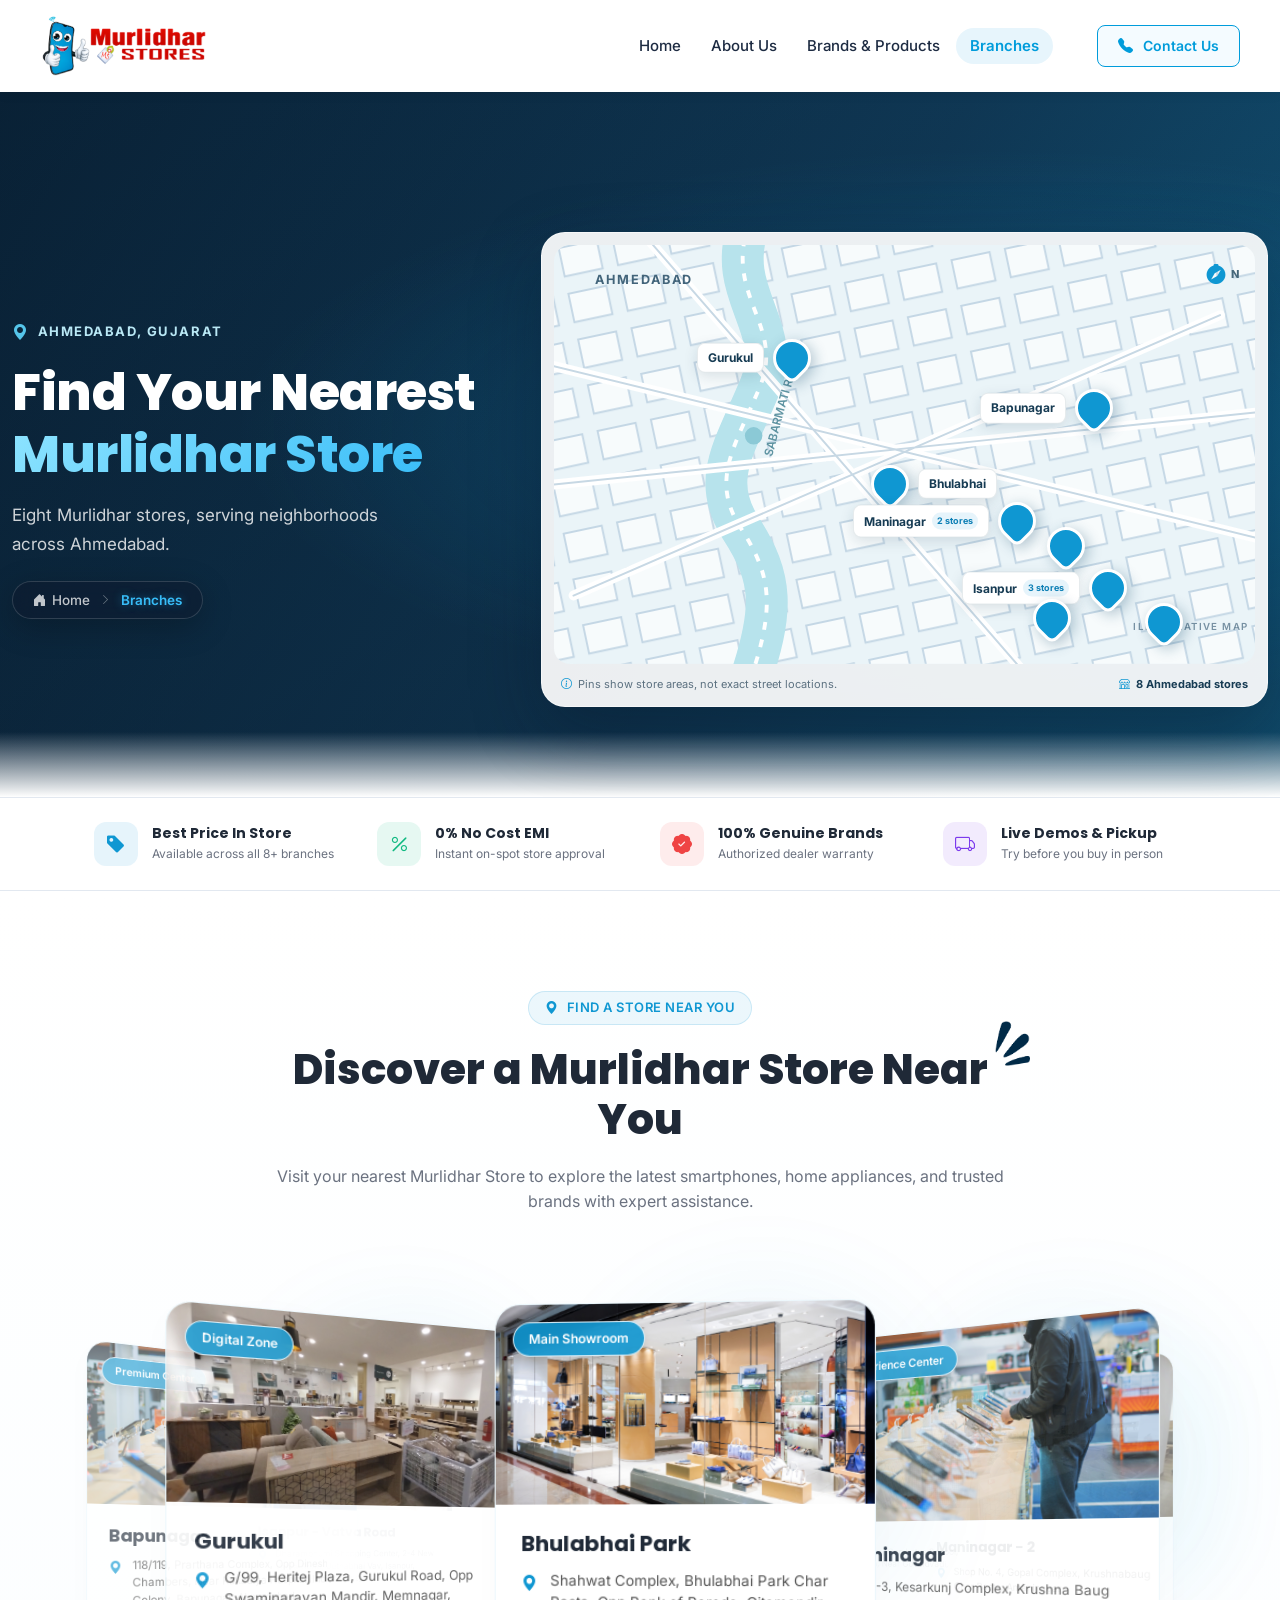
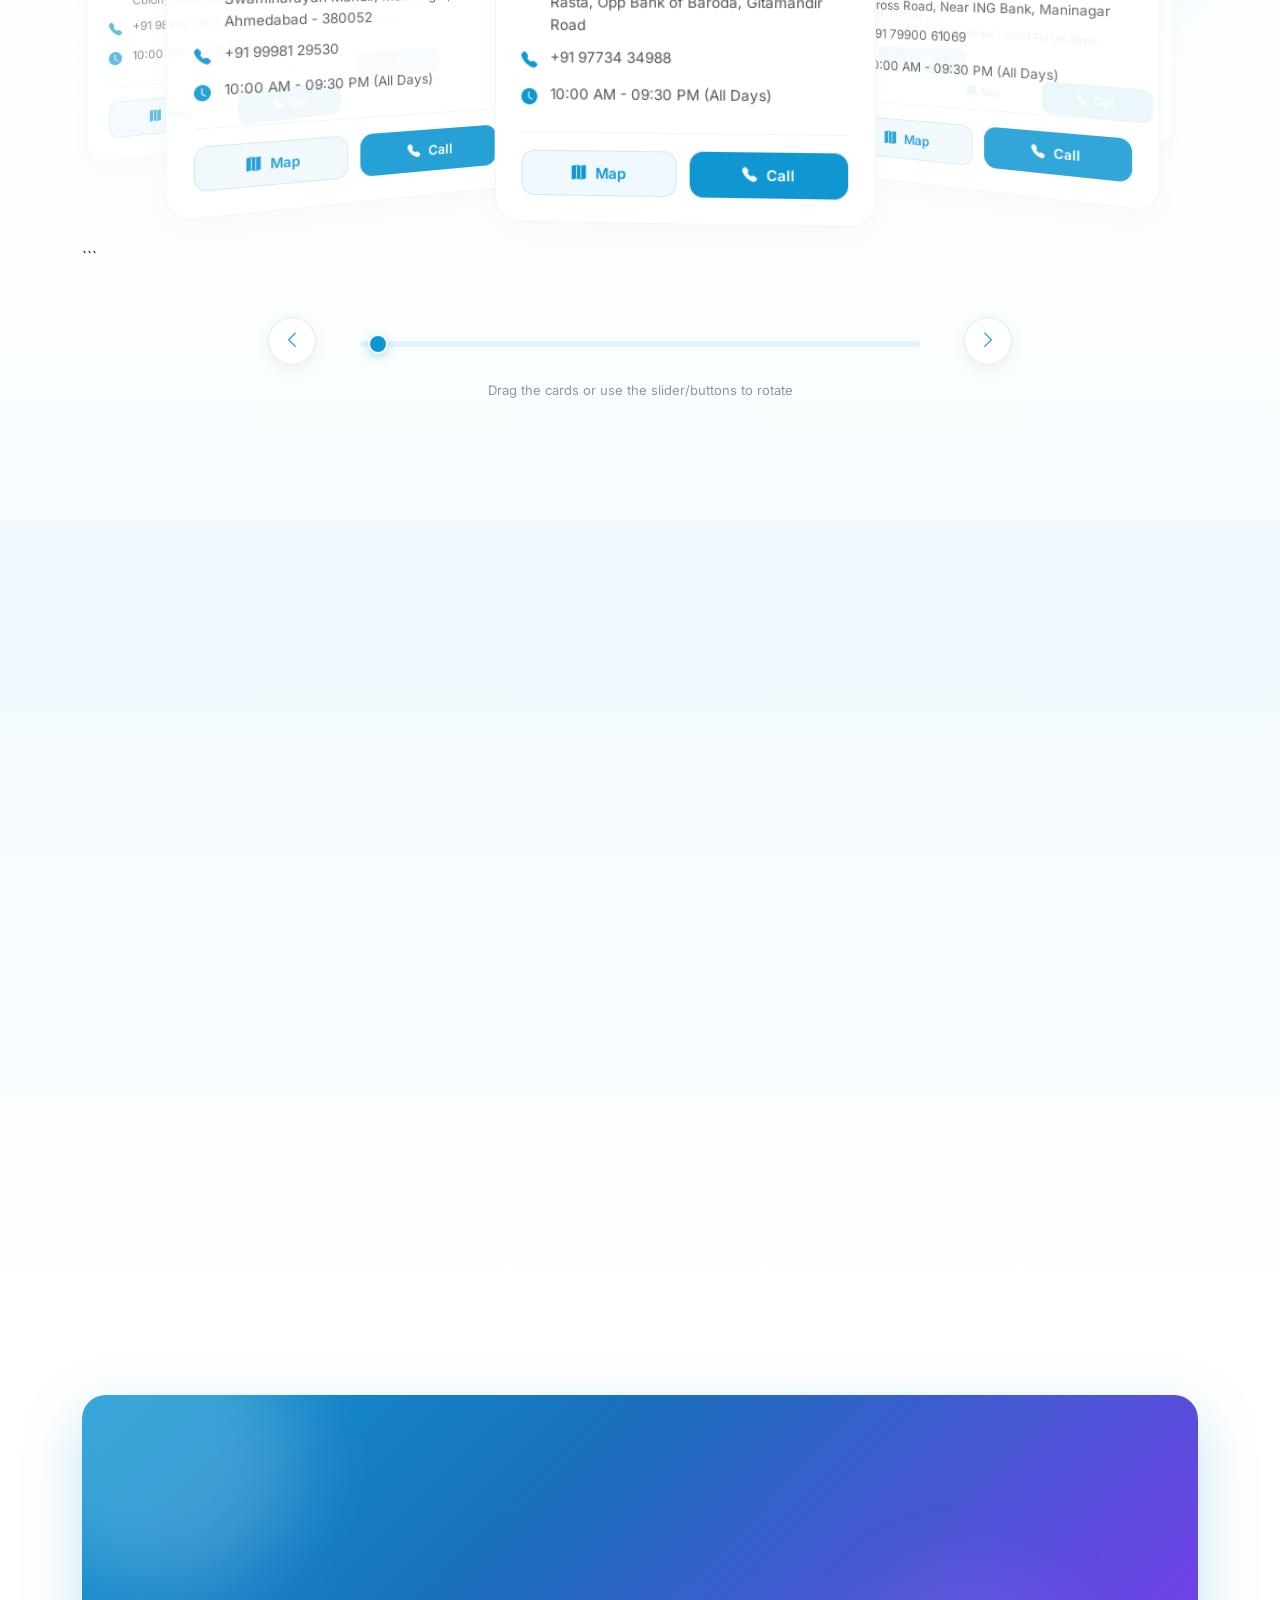
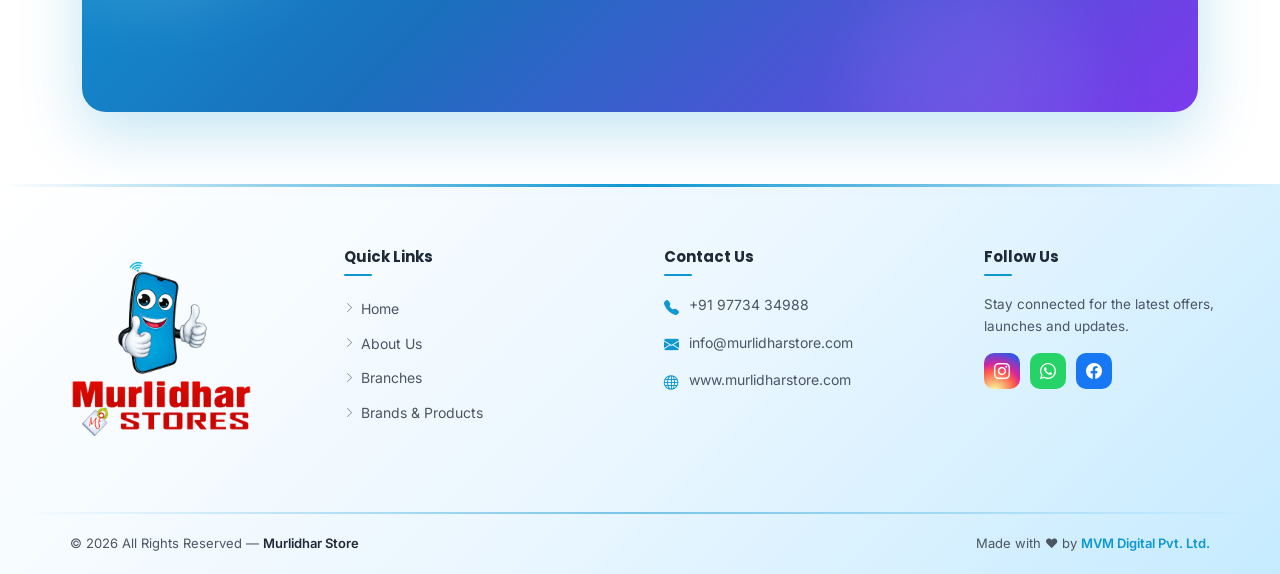
<file: branches/index.html>
<!doctype html>
<html lang="en">

<head>
    <meta charset="UTF-8" />
    <meta name="viewport" content="width=device-width, initial-scale=1.0" />
    <title>Our Store Branches – Murlidhar Store</title>
    <!-- Favicon -->
    <link rel="icon" type="image/png" href="../assets/img/ms-favicon-s.png" />
    <!-- Bootstrap 5 CSS -->
    <link rel="stylesheet" href="https://cdn.jsdelivr.net/npm/bootstrap@5.3.3/dist/css/bootstrap.min.css" />
    <!-- Bootstrap Icons -->
    <link rel="stylesheet" href="https://cdn.jsdelivr.net/npm/bootstrap-icons@1.11.3/font/bootstrap-icons.min.css" />
    <!-- Google Fonts -->
    <link rel="preconnect" href="https://fonts.googleapis.com" />
    <link rel="preconnect" href="https://fonts.gstatic.com" crossorigin />
    <link rel="stylesheet"
        href="https://fonts.googleapis.com/css2?family=Inter:wght@400;500;600;700&family=Poppins:wght@600;700;800&display=swap" />
    <!-- Custom Styles -->
    <link rel="stylesheet" href="../assets/css/style.css" />
</head>

<body class="branches-page">
    <!-- ========================================================
        MAIN NAVIGATION
    ======================================================== -->
    <nav class="main-nav main-nav--always-white" aria-label="Main navigation">
        <div class="main-nav__pill">
            <div class="main-nav__inner">
                <!-- Logo -->
                <a class="main-nav__brand logo-fade-up" href="../home/index.html">
                    <img src="../assets/img/ms-logo-h-cbg.png" alt="Murlidhar Store" class="main-nav__logo" />
                </a>
                <!-- Hamburger toggle (mobile) -->
                <button class="main-nav__toggler" type="button" data-bs-toggle="collapse" data-bs-target="#mainNavMenu"
                    aria-controls="mainNavMenu" aria-expanded="false" aria-label="Toggle navigation">
                    <i class="bi bi-list"></i>
                </button>
                <!-- Nav Links + Button -->
                <div class="collapse navbar-collapse main-nav__collapse" id="mainNavMenu">
                    <ul class="navbar-nav main-nav__menu">
                        <li class="nav-item">
                            <a class="nav-link main-nav__link" href="../home/index.html">Home</a>
                        </li>
                        <li class="nav-item">
                            <a class="nav-link main-nav__link" href="../about-us/index.html">About Us</a>
                        </li>
                        <li class="nav-item">
                            <a class="nav-link main-nav__link" href="../brands-&-products/index.html">Brands &amp;
                                Products</a>
                        </li>
                        <li class="nav-item">
                            <a class="nav-link main-nav__link active" aria-current="page" href="index.html">Branches</a>
                        </li>
                    </ul>
                    <button class="ms-contact-btn" type="button" onclick="window.location.href='#contact-us'">
                        <i class="bi bi-telephone-fill ms-contact-btn__icon" aria-hidden="true"></i>
                        <span class="ms-contact-btn__text-wrap">
                            <span class="ms-contact-btn__text-default">Contact Us</span>
                            <span class="ms-contact-btn__text-hover">Call Now</span>
                        </span>
                    </button>
                </div>
            </div>
        </div>
    </nav>

    <main>
        <!-- ========================================================
             BRANCHES HERO WITH AHMEDABAD STORE-AREA MAP
        ======================================================== -->
        <section class="page-hero page-hero--branches">
            <div class="container page-hero__container">
                <div class="branches-hero-layout">
                    <div class="branches-hero__content">
                        <span class="branches-hero__eyebrow"><i class="bi bi-geo-alt-fill"></i> Ahmedabad, Gujarat</span>
                        <h1 class="page-hero__title anim-fade-up">
                            Find Your Nearest<br><span class="page-hero__title-highlight">Murlidhar Store</span>
                        </h1>
                        <p class="branches-hero__subtitle">
                            Eight Murlidhar stores, serving neighborhoods across Ahmedabad.
                        </p>
                        <nav aria-label="breadcrumb" class="page-hero__breadcrumb-nav anim-fade-up">
                            <ol class="page-hero__breadcrumb">
                                <li class="page-hero__breadcrumb-item">
                                    <a href="../home/index.html"><i class="bi bi-house-door-fill"></i> Home</a>
                                </li>
                                <li class="page-hero__breadcrumb-separator">
                                    <i class="bi bi-chevron-right"></i>
                                </li>
                                <li class="page-hero__breadcrumb-item active" aria-current="page">
                                    Branches
                                </li>
                            </ol>
                        </nav>
                    </div>

                    <figure class="branches-map" aria-labelledby="branches-map-caption">
                        <div class="branches-map__canvas">
                            <svg class="branches-map__art" viewBox="0 0 720 430" role="img"
                                aria-label="Illustrative street map of Ahmedabad with the Sabarmati River and Murlidhar store-area markers">
                                <defs>
                                    <pattern id="branches-map-blocks" width="56" height="48" patternUnits="userSpaceOnUse"
                                        patternTransform="rotate(-12)">
                                        <path d="M4 4h40v30H4z" fill="#fff" fill-opacity=".7"
                                            stroke="#bfd3e2" stroke-width="2" />
                                    </pattern>
                                </defs>
                                <rect width="720" height="430" rx="22" fill="#eaf4f8" />
                                <path d="M0 0h720v430H0z" fill="url(#branches-map-blocks)" opacity=".88" />
                                <path d="M201 -24c-28 75 36 106 11 168s-53 96-20 147 35 83 7 163"
                                    fill="none" stroke="#b7e3ec" stroke-width="43" />
                                <path d="M201 -24c-28 75 36 106 11 168s-53 96-20 147 35 83 7 163"
                                    fill="none" stroke="#fff" stroke-width="4" stroke-dasharray="8 10" />
                                <path d="M-18 120 743 306M20 360 684 72M93 -10l396 456M-20 248 740 170"
                                    fill="none" stroke="#fff" stroke-width="10" stroke-linecap="round" />
                                <path d="M-18 120 743 306M20 360 684 72M93 -10l396 456M-20 248 740 170"
                                    fill="none" stroke="#c7d8e4" stroke-width="2" stroke-linecap="round" />
                                <circle cx="205" cy="196" r="9" fill="#8bc9d6" />
                                <text x="42" y="40" fill="#42647a" font-size="13" font-weight="700"
                                    letter-spacing="2">AHMEDABAD</text>
                                <text x="224" y="218" fill="#5f94a2" font-size="12" font-weight="600"
                                    transform="rotate(-75 224 218)">SABARMATI RIVER</text>
                                <text x="595" y="395" fill="#7690a2" font-size="10" font-weight="600"
                                    letter-spacing="1.5">ILLUSTRATIVE MAP</text>
                            </svg>
                            <span class="branches-map__north" aria-hidden="true"><i class="bi bi-compass-fill"></i> N</span>

                            <a class="branches-map__marker branches-map__marker--label-left" href="#our-branches"
                                data-branch-index="7" style="--pin-x: 34%; --pin-y: 27%;"
                                aria-label="Gurukul area: view Murlidhar branch">
                                <span class="branches-map__pin"><i class="bi bi-shop-window-fill"></i></span>
                                <span class="branches-map__label">Gurukul</span>
                            </a>
                            <a class="branches-map__marker branches-map__marker--label-left" href="#our-branches"
                                data-branch-index="6" style="--pin-x: 77%; --pin-y: 39%;"
                                aria-label="Bapunagar area: view Murlidhar branch">
                                <span class="branches-map__pin"><i class="bi bi-shop-window-fill"></i></span>
                                <span class="branches-map__label">Bapunagar</span>
                            </a>
                            <a class="branches-map__marker" href="#our-branches" data-branch-index="0"
                                style="--pin-x: 48%; --pin-y: 57%;"
                                aria-label="Bhulabhai area: view Murlidhar branch">
                                <span class="branches-map__pin"><i class="bi bi-shop-window-fill"></i></span>
                                <span class="branches-map__label">Bhulabhai</span>
                            </a>
                            <a class="branches-map__marker branches-map__marker--label-left" href="#our-branches"
                                data-branch-index="1" style="--pin-x: 66%; --pin-y: 66%;"
                                aria-label="Maninagar - 2: view branch details">
                                <span class="branches-map__pin"><i class="bi bi-shop-window-fill"></i></span>
                                <span class="branches-map__label">Maninagar <b>2 stores</b></span>
                            </a>
                            <a class="branches-map__marker branches-map__marker--icon-only" href="#our-branches"
                                data-branch-index="2" style="--pin-x: 73%; --pin-y: 72%;"
                                aria-label="Maninagar - 1: view branch details">
                                <span class="branches-map__pin"><i class="bi bi-shop-window-fill"></i></span>
                                <span class="branches-map__label">Maninagar - 1</span>
                            </a>
                            <a class="branches-map__marker branches-map__marker--label-left" href="#our-branches"
                                data-branch-index="3" style="--pin-x: 79%; --pin-y: 82%;"
                                aria-label="Isanpur - 3: view branch details">
                                <span class="branches-map__pin"><i class="bi bi-shop-window-fill"></i></span>
                                <span class="branches-map__label">Isanpur <b>3 stores</b></span>
                            </a>
                            <a class="branches-map__marker branches-map__marker--icon-only" href="#our-branches"
                                data-branch-index="4" style="--pin-x: 71%; --pin-y: 89%;"
                                aria-label="Isanpur - 2: view branch details">
                                <span class="branches-map__pin"><i class="bi bi-shop-window-fill"></i></span>
                                <span class="branches-map__label">Isanpur - 2</span>
                            </a>
                            <a class="branches-map__marker branches-map__marker--icon-only" href="#our-branches"
                                data-branch-index="5" style="--pin-x: 87%; --pin-y: 90%;"
                                aria-label="Isanpur - 1: view branch details">
                                <span class="branches-map__pin"><i class="bi bi-shop-window-fill"></i></span>
                                <span class="branches-map__label">Isanpur - 1</span>
                            </a>
                        </div>
                        <figcaption class="branches-map__caption" id="branches-map-caption">
                            <span><i class="bi bi-info-circle"></i> Pins show store areas, not exact street locations.</span>
                            <span class="branches-map__count"><i class="bi bi-shop"></i> 8 Ahmedabad stores</span>
                        </figcaption>
                    </figure>
                </div>
            </div>
        </section>

        <!-- Kohinoor-style Trust & Store Advantage Bar -->
        <section class="ms-trust-bar" aria-label="Murlidhar Store Advantages">
            <div class="container">
                <div class="ms-trust-bar__grid">
                    <div class="ms-trust-bar__item">
                        <div class="ms-trust-bar__icon-wrap"><i class="bi bi-tag-fill"></i></div>
                        <div class="ms-trust-bar__content">
                            <h4 class="ms-trust-bar__title">Best Price In Store</h4>
                            <p class="ms-trust-bar__sub">Available across all 8+ branches</p>
                        </div>
                    </div>
                    <div class="ms-trust-bar__item">
                        <div class="ms-trust-bar__icon-wrap"><i class="bi bi-percent"></i></div>
                        <div class="ms-trust-bar__content">
                            <h4 class="ms-trust-bar__title">0% No Cost EMI</h4>
                            <p class="ms-trust-bar__sub">Instant on-spot store approval</p>
                        </div>
                    </div>
                    <div class="ms-trust-bar__item">
                        <div class="ms-trust-bar__icon-wrap"><i class="bi bi-patch-check-fill"></i></div>
                        <div class="ms-trust-bar__content">
                            <h4 class="ms-trust-bar__title">100% Genuine Brands</h4>
                            <p class="ms-trust-bar__sub">Authorized dealer warranty</p>
                        </div>
                    </div>
                    <div class="ms-trust-bar__item">
                        <div class="ms-trust-bar__icon-wrap"><i class="bi bi-truck"></i></div>
                        <div class="ms-trust-bar__content">
                            <h4 class="ms-trust-bar__title">Live Demos &amp; Pickup</h4>
                            <p class="ms-trust-bar__sub">Try before you buy in person</p>
                        </div>
                    </div>
                </div>
            </div>
        </section>

        <!-- ========================================================
             BRANCHES LIST SHOWCASE SECTION
        ======================================================== -->
        <section class="branches-section" id="our-branches">
            <div class="container">
                <!-- Section Header -->
                <div class="branches-header anim-fade-up">
                    <span class="branches-header__badge">
                        <i class="bi bi-geo-alt-fill"></i>
                        Find a Store Near You
                    </span>
                    <h2 class="branches-header__title">
                        Discover a Murlidhar Store Near You
                        <img src="../assets/img/bang-element.png" alt="" class="branches-header__title-decor" />
                    </h2>
                    <p class="branches-header__subtitle">
                        Visit your nearest Murlidhar Store to explore the latest smartphones, home appliances, and
                        trusted brands with expert assistance.
                    </p>
                </div>

                <!-- 3D Curved Carousel Container -->
                
<div class="portfolio-3d-carousel-container">
    <div class="portfolio-3d-carousel-track">

        <!-- Branch 1: Bhulabhai Park -->
        <div class="portfolio-3d-card"
             data-url="https://www.google.com/maps/search/?api=1&query=Shahwat+Complex+Bhulabhai+Park+Char+Rasta+Opp+Bank+of+Baroda+Gitamandir+Road+Ahmedabad">

            <div class="portfolio-3d-card__glow"></div>
            <div class="branch-card">
                <div class="branch-card__img-wrap">
                    <span class="branch-card__badge">Main Showroom</span>
                    <img src="../assets/img/store1.png"
                         alt="Bhulabhai Park Store"
                         class="branch-card__img" loading="lazy">
                </div>

                <div class="branch-card__content">
                    <h3 class="branch-card__title">Bhulabhai Park</h3>

                    <div class="branch-card__details">
                        <div class="branch-card__detail-item">
                            <i class="bi bi-geo-alt-fill"></i>
                            <span>Shahwat Complex, Bhulabhai Park Char Rasta, Opp Bank of Baroda, Gitamandir Road</span>
                        </div>
                        <div class="branch-card__detail-item">
                            <i class="bi bi-telephone-fill"></i>
                            <span>+91 97734 34988
                            </span>
                        </div>
                        <div class="branch-card__detail-item">
                            <i class="bi bi-clock-fill"></i>
                            <span>10:00 AM - 09:30 PM (All Days)</span>
                        </div>
                    </div>

                    <div class="branch-card__actions">
                        <a href="https://www.google.com/maps/search/?api=1&query=Shahwat+Complex+Bhulabhai+Park+Char+Rasta+Opp+Bank+of+Baroda+Gitamandir+Road+Ahmedabad"
                           target="_blank" rel="noopener"
                           class="branch-card__btn branch-card__btn--secondary">
                            <i class="bi bi-map-fill"></i> Map
                        </a>
                        <a href="tel:+91977343988"
                           class="branch-card__btn branch-card__btn--primary">
                            <i class="bi bi-telephone-fill"></i> Call
                        </a>
                    </div>
                </div>
            </div>
        </div>

        <!-- Branch 2: Maninagar -->
        <div class="portfolio-3d-card"
             data-url="https://www.google.com/maps/search/?api=1&query=G-3+Kesarkunj+Complex+Krushna+Baug+Cross+Road+Near+ING+Bank+Maninagar+Ahmedabad">

            <div class="portfolio-3d-card__glow"></div>
            <div class="branch-card">
                <div class="branch-card__img-wrap">
                    <span class="branch-card__badge">Experience Center</span>
                    <img src="../assets/img/store2.png"
                         alt="Maninagar Store"
                         class="branch-card__img" loading="lazy">
                </div>

                <div class="branch-card__content">
                    <h3 class="branch-card__title">Maninagar</h3>

                    <div class="branch-card__details">
                        <div class="branch-card__detail-item">
                            <i class="bi bi-geo-alt-fill"></i>
                            <span>G-3, Kesarkunj Complex, Krushna Baug Cross Road, Near ING Bank, Maninagar</span>
                        </div>
                        <div class="branch-card__detail-item">
                            <i class="bi bi-telephone-fill"></i>
                            <span>+91 79900 61069</span>
                        </div>
                        <div class="branch-card__detail-item">
                            <i class="bi bi-clock-fill"></i>
                            <span>10:00 AM - 09:30 PM (All Days)</span>
                        </div>
                    </div>

                    <div class="branch-card__actions">
                        <a href="https://www.google.com/maps/search/?api=1&query=G-3+Kesarkunj+Complex+Krushna+Baug+Cross+Road+Near+ING+Bank+Maninagar+Ahmedabad"
                           target="_blank" rel="noopener"
                           class="branch-card__btn branch-card__btn--secondary">
                            <i class="bi bi-map-fill"></i> Map
                        </a>
                        <a href="tel:+917990061069"
                           class="branch-card__btn branch-card__btn--primary">
                            <i class="bi bi-telephone-fill"></i> Call
                        </a>
                    </div>
                </div>
            </div>
        </div>

        <!-- Branch 3: Maninagar 2 -->
        <div class="portfolio-3d-card"
             data-url="https://www.google.com/maps/search/?api=1&query=Shop+No+4+Gopal+Complex+Krushnabaug+Char+Rasta+Amaninagar+Ahmedabad">

            <div class="portfolio-3d-card__glow"></div>
            <div class="branch-card">
                <div class="branch-card__img-wrap">
                    <span class="branch-card__badge">Smart Lounge</span>
                    <img src="../assets/img/store3.png"
                         alt="Maninagar 2 Store"
                         class="branch-card__img" loading="lazy">
                </div>

                <div class="branch-card__content">
                    <h3 class="branch-card__title">Maninagar - 2</h3>

                    <div class="branch-card__details">
                        <div class="branch-card__detail-item">
                            <i class="bi bi-geo-alt-fill"></i>
                            <span>Shop No. 4, Gopal Complex, Krushnabaug Char Rasta, Amaninagar</span>
                        </div>
                        <div class="branch-card__detail-item">
                            <i class="bi bi-telephone-fill"></i>
                            <span>+91 79900 61069</span>
                        </div>
                        <div class="branch-card__detail-item">
                            <i class="bi bi-clock-fill"></i>
                            <span>10:00 AM - 09:30 PM (All Days)</span>
                        </div>
                    </div>

                    <div class="branch-card__actions">
                        <a href="https://www.google.com/maps/search/?api=1&query=Shop+No+4+Gopal+Complex+Krushnabaug+Char+Rasta+Amaninagar+Ahmedabad"
                           target="_blank" rel="noopener"
                           class="branch-card__btn branch-card__btn--secondary">
                            <i class="bi bi-map-fill"></i> Map
                        </a>
                        <a href="tel:+917990061069"
                           class="branch-card__btn branch-card__btn--primary">
                            <i class="bi bi-telephone-fill"></i> Call
                        </a>
                    </div>
                </div>
            </div>
        </div>

        <!-- Branch 4: Isanpur -->
        <div class="portfolio-3d-card"
             data-url="https://www.google.com/maps/search/?api=1&query=U-G1%2F2+Sun+Complex+Opp+Lotus+School+Viratnagar+Bus+Stop+Govindvadi+Isanpur+Ahmedabad">

            <div class="portfolio-3d-card__glow"></div>
            <div class="branch-card">
                <div class="branch-card__img-wrap">
                    <span class="branch-card__badge">Mega Showroom</span>
                    <img src="../assets/img/store4.png"
                         alt="Isanpur Store"
                         class="branch-card__img" loading="lazy">
                </div>

                <div class="branch-card__content">
                    <h3 class="branch-card__title">Isanpur</h3>

                    <div class="branch-card__details">
                        <div class="branch-card__detail-item">
                            <i class="bi bi-geo-alt-fill"></i>
                            <span>U-G1/2, Sun Complex, Opp Lotus School, Viratnagar Bus Stop, Near Govindvadi, Isanpur</span>
                        </div>
                        <div class="branch-card__detail-item">
                            <i class="bi bi-telephone-fill"></i>
                            <span>+91 98982 31888</span>
                        </div>
                        <div class="branch-card__detail-item">
                            <i class="bi bi-clock-fill"></i>
                            <span>10:00 AM - 09:30 PM (All Days)</span>
                        </div>
                    </div>

                    <div class="branch-card__actions">
                        <a href="https://www.google.com/maps/search/?api=1&query=U-G1%2F2+Sun+Complex+Opp+Lotus+School+Viratnagar+Bus+Stop+Govindvadi+Isanpur+Ahmedabad"
                           target="_blank" rel="noopener"
                           class="branch-card__btn branch-card__btn--secondary">
                            <i class="bi bi-map-fill"></i> Map
                        </a>
                        <a href="tel:+919898231888"
                           class="branch-card__btn branch-card__btn--primary">
                            <i class="bi bi-telephone-fill"></i> Call
                        </a>
                    </div>
                </div>
            </div>
        </div>

        <!-- Branch 5: Isanpur 2 -->
        <div class="portfolio-3d-card"
             data-url="https://www.google.com/maps/search/?api=1&query=2-3+Shree+Radha+Krishna+Co-Op+Housing+Society+Opp+Isanpur+Post+Office+Isanpur+Ahmedabad">

            <div class="portfolio-3d-card__glow"></div>
            <div class="branch-card">
                <div class="branch-card__img-wrap">
                    <span class="branch-card__badge">Appliance Zone</span>
                    <img src="../assets/img/store5.png"
                         alt="Isanpur 2 Store"
                         class="branch-card__img" loading="lazy">
                </div>

                <div class="branch-card__content">
                    <h3 class="branch-card__title">Isanpur - 2</h3>

                    <div class="branch-card__details">
                        <div class="branch-card__detail-item">
                            <i class="bi bi-geo-alt-fill"></i>
                            <span>2-3, Shree Radha Krishna Co-Op. Housing Society Ltd., Opp Isanpur Post Office, Isanpur</span>
                        </div>
                        <div class="branch-card__detail-item">
                            <i class="bi bi-telephone-fill"></i>
                            <span>+91 82005 18087</span>
                        </div>
                        <div class="branch-card__detail-item">
                            <i class="bi bi-clock-fill"></i>
                            <span>10:00 AM - 09:30 PM (All Days)</span>
                        </div>
                    </div>

                    <div class="branch-card__actions">
                        <a href="https://www.google.com/maps/search/?api=1&query=2-3+Shree+Radha+Krishna+Co-Op+Housing+Society+Opp+Isanpur+Post+Office+Isanpur+Ahmedabad"
                           target="_blank" rel="noopener"
                           class="branch-card__btn branch-card__btn--secondary">
                            <i class="bi bi-map-fill"></i> Map
                        </a>
                        <a href="tel:+918200518087"
                           class="branch-card__btn branch-card__btn--primary">
                            <i class="bi bi-telephone-fill"></i> Call
                        </a>
                    </div>
                </div>
            </div>
        </div>

        <!-- Branch 6: Isanpur Vatva Road -->
        <div class="portfolio-3d-card"
             data-url="https://www.google.com/maps/search/?api=1&query=Dharambhumi+Shopping+Center+2-4+New+Vatva+Road+Jethabhai+Vav+Isanpur+Ahmedabad+382443">

            <div class="portfolio-3d-card__glow"></div>
            <div class="branch-card">
                <div class="branch-card__img-wrap">
                    <span class="branch-card__badge">Smart Showroom</span>
                    <img src="../assets/img/store1.png"
                         alt="Isanpur Vatva Road Store"
                         class="branch-card__img" loading="lazy">
                </div>

                <div class="branch-card__content">
                    <h3 class="branch-card__title">Isanpur - Vatva Road</h3>

                    <div class="branch-card__details">
                        <div class="branch-card__detail-item">
                            <i class="bi bi-geo-alt-fill"></i>
                            <span>Dharambhumi Shopping Center, 2-4 New Vatva Road, Jethabhai Vav, Isanpur, Ahmedabad - 382443</span>
                        </div>
                        <div class="branch-card__detail-item">
                            <i class="bi bi-telephone-fill"></i>
                            <span>+91 82005 21248</span>
                        </div>
                        <div class="branch-card__detail-item">
                            <i class="bi bi-clock-fill"></i>
                            <span>10:00 AM - 09:30 PM (All Days)</span>
                        </div>
                    </div>

                    <div class="branch-card__actions">
                        <a href="https://www.google.com/maps/search/?api=1&query=Dharambhumi+Shopping+Center+2-4+New+Vatva+Road+Jethabhai+Vav+Isanpur+Ahmedabad+382443"
                           target="_blank" rel="noopener"
                           class="branch-card__btn branch-card__btn--secondary">
                            <i class="bi bi-map-fill"></i> Map
                        </a>
                        <a href="tel:+918200521248"
                           class="branch-card__btn branch-card__btn--primary">
                            <i class="bi bi-telephone-fill"></i> Call
                        </a>
                    </div>
                </div>
            </div>
        </div>

        <!-- Branch 7: Bapunagar -->
        <div class="portfolio-3d-card"
             data-url="https://www.google.com/maps/search/?api=1&query=118%2F119+Prarthana+Complex+Opp+Dinesh+Chambers+Near+Kakadiya+Hospital+India+Colony+Bapunagar+Ahmedabad">

            <div class="portfolio-3d-card__glow"></div>
            <div class="branch-card">
                <div class="branch-card__img-wrap">
                    <span class="branch-card__badge">Premium Center</span>
                    <img src="../assets/img/store2.png"
                         alt="Bapunagar Store"
                         class="branch-card__img" loading="lazy">
                </div>

                <div class="branch-card__content">
                    <h3 class="branch-card__title">Bapunagar</h3>

                    <div class="branch-card__details">
                        <div class="branch-card__detail-item">
                            <i class="bi bi-geo-alt-fill"></i>
                            <span>118/119, Prarthana Complex, Opp Dinesh Chambers, Near Kakadiya Hospital, India Colony, Bapunagar, Ahmedabad</span>
                        </div>
                        <div class="branch-card__detail-item">
                            <i class="bi bi-telephone-fill"></i>
                            <span>+91 98980 21919</span>
                        </div>
                        <div class="branch-card__detail-item">
                            <i class="bi bi-clock-fill"></i>
                            <span>10:00 AM - 09:30 PM (All Days)</span>
                        </div>
                    </div>

                    <div class="branch-card__actions">
                        <a href="https://www.google.com/maps/search/?api=1&query=118%2F119+Prarthana+Complex+Opp+Dinesh+Chambers+Near+Kakadiya+Hospital+India+Colony+Bapunagar+Ahmedabad"
                           target="_blank" rel="noopener"
                           class="branch-card__btn branch-card__btn--secondary">
                            <i class="bi bi-map-fill"></i> Map
                        </a>
                        <a href="tel:+919898021919"
                           class="branch-card__btn branch-card__btn--primary">
                            <i class="bi bi-telephone-fill"></i> Call
                        </a>
                    </div>
                </div>
            </div>
        </div>

        <!-- Branch 8: Gurukul -->
        <div class="portfolio-3d-card"
             data-url="https://www.google.com/maps/search/?api=1&query=G%2F99+Heritej+Plaza+Gurukul+Road+Opp+Swaminarayan+Mandir+Memnagar+Ahmedabad+380052">

            <div class="portfolio-3d-card__glow"></div>
            <div class="branch-card">
                <div class="branch-card__img-wrap">
                    <span class="branch-card__badge">Digital Zone</span>
                    <img src="../assets/img/store3.png"
                         alt="Gurukul Store"
                         class="branch-card__img" loading="lazy">
                </div>

                <div class="branch-card__content">
                    <h3 class="branch-card__title">Gurukul</h3>

                    <div class="branch-card__details">
                        <div class="branch-card__detail-item">
                            <i class="bi bi-geo-alt-fill"></i>
                            <span>G/99, Heritej Plaza, Gurukul Road, Opp Swaminarayan Mandir, Memnagar, Ahmedabad - 380052</span>
                        </div>
                        <div class="branch-card__detail-item">
                            <i class="bi bi-telephone-fill"></i>
                            <span>+91 99981 29530</span>
                        </div>
                        <div class="branch-card__detail-item">
                            <i class="bi bi-clock-fill"></i>
                            <span>10:00 AM - 09:30 PM (All Days)</span>
                        </div>
                    </div>

                    <div class="branch-card__actions">
                        <a href="https://www.google.com/maps/search/?api=1&query=G%2F99+Heritej+Plaza+Gurukul+Road+Opp+Swaminarayan+Mandir+Memnagar+Ahmedabad+380052"
                           target="_blank" rel="noopener"
                           class="branch-card__btn branch-card__btn--secondary">
                            <i class="bi bi-map-fill"></i> Map
                        </a>
                        <a href="tel:+919998129530"
                           class="branch-card__btn branch-card__btn--primary">
                            <i class="bi bi-telephone-fill"></i> Call
                        </a>
                    </div>
                </div>
            </div>
        </div>

    </div>
</div>
```

                <!-- Carousel Controls -->
                <div class="portfolio-3d-controls mt-5 animate-fade-in-up">
                    <div class="d-flex align-items-center justify-content-center gap-4 w-100 px-3">
                        <button class="portfolio-3d-nav-btn" id="prevBtn" aria-label="Previous Branch">
                            <i class="bi bi-chevron-left"></i>
                        </button>
                        <div class="portfolio-3d-slider-wrapper flex-grow-1">
                            <input type="range" class="portfolio-3d-slider" id="angleSlider" min="0" max="360"
                                value="0">
                        </div>
                        <button class="portfolio-3d-nav-btn" id="nextBtn" aria-label="Next Branch">
                            <i class="bi bi-chevron-right"></i>
                        </button>
                    </div>
                    <span class="text-secondary small opacity-75 mt-3 d-block text-center"
                        style="font-family: var(--ms-font-body); font-size: 13px;">Drag the cards or use the
                        slider/buttons to rotate</span>
                </div>
            </div>
        </section>

        <!-- ========================================================
             CONTACT & INQUIRY SECTION
        ======================================================== -->
        <section class="inquiry-section" id="contact-us">
            <div class="container">
                <div class="row g-5 align-items-center">
                    <!-- Left: Contact Information -->
                    <div class="col-lg-6 anim-fade-left">
                        <div class="inquiry-section__info">
                            <span class="inquiry-section__badge">
                                <i class="bi bi-envelope-fill"></i> Get in Touch
                            </span>
                            <h2 class="inquiry-section__title">
                                Have any Questions? <br>
                                <span class="inquiry-section__title-highlight">We are here to help!</span>
                            </h2>
                            <p class="inquiry-section__desc">
                                Whether you're looking for product availability, special discounts, or need technical
                                guidance, feel free to drop us a message. Our retail experts will reach out to you
                                shortly.
                            </p>

                            <!-- Info Cards -->
                            <div class="inquiry-section__cards-list">
                                <!-- Phone Call Card -->
                                <a href="tel:+919999999999" class="inquiry-card">
                                    <div class="inquiry-card__icon-wrap">
                                        <i class="bi bi-telephone-fill"></i>
                                    </div>
                                    <div class="inquiry-card__content">
                                        <span class="inquiry-card__label">Call Customer Support</span>
                                        <span class="inquiry-card__value">+91 97734 34988</span>
                                    </div>
                                    <div class="inquiry-card__arrow">
                                        <i class="bi bi-arrow-right"></i>
                                    </div>
                                </a>

                                <!-- Email Card -->
                                <a href="mailto:support@murlidharstore.com" class="inquiry-card">
                                    <div class="inquiry-card__icon-wrap">
                                        <i class="bi bi-envelope-at-fill"></i>
                                    </div>
                                    <div class="inquiry-card__content">
                                        <span class="inquiry-card__label">Email Us Directly</span>
                                        <span class="inquiry-card__value">support@murlidharstore.com</span>
                                    </div>
                                    <div class="inquiry-card__arrow">
                                        <i class="bi bi-arrow-right"></i>
                                    </div>
                                </a>

                                <!-- Availability Card -->
                                <div class="inquiry-card inquiry-card--static">
                                    <div class="inquiry-card__icon-wrap">
                                        <i class="bi bi-clock-fill"></i>
                                    </div>
                                    <div class="inquiry-card__content">
                                        <span class="inquiry-card__label">Showroom Business Hours</span>
                                        <span class="inquiry-card__value">10:00 AM - 09:30 PM (All Days)</span>
                                    </div>
                                </div>
                            </div>
                        </div>
                    </div>

                    <!-- Right: Modern Glassmorphic Form Card -->
                    <div class="col-lg-6 anim-fade-up">
                        <div class="inquiry-form-card">
                            <div class="inquiry-form-card__header">
                                <h3 class="inquiry-form-card__title">Send a Message</h3>
                                <p class="inquiry-form-card__subtitle">Fill the form below and our team will call you
                                    back.</p>
                            </div>

                            <form action="#" class="inquiry-form"
                                onsubmit="event.preventDefault(); alert('Thank you for reaching out! We will contact you soon.'); this.reset();">
                                <!-- Name Input -->
                                <div class="inquiry-form__group">
                                    <label for="contact-name" class="inquiry-form__label">Full Name</label>
                                    <div class="inquiry-form__input-wrapper">
                                        <i class="bi bi-person inquiry-form__icon"></i>
                                        <input type="text" id="contact-name" class="inquiry-form__input"
                                            placeholder="Enter your full name" required>
                                    </div>
                                </div>

                                <div class="row">
                                    <!-- Number Input -->
                                    <div class="col-md-6 inquiry-form__group">
                                        <label for="contact-phone" class="inquiry-form__label">Phone Number</label>
                                        <div class="inquiry-form__input-wrapper">
                                            <i class="bi bi-telephone inquiry-form__icon"></i>
                                            <input type="tel" id="contact-phone" class="inquiry-form__input"
                                                placeholder="Your phone number" required>
                                        </div>
                                    </div>
                                    <!-- Email Input -->
                                    <div class="col-md-6 inquiry-form__group">
                                        <label for="contact-email" class="inquiry-form__label">Email Address</label>
                                        <div class="inquiry-form__input-wrapper">
                                            <i class="bi bi-envelope inquiry-form__icon"></i>
                                            <input type="email" id="contact-email" class="inquiry-form__input"
                                                placeholder="Your email address" required>
                                        </div>
                                    </div>
                                </div>

                                <!-- Message Input -->
                                <div class="inquiry-form__group">
                                    <label for="contact-message" class="inquiry-form__label">Message</label>
                                    <div class="inquiry-form__input-wrapper">
                                        <i
                                            class="bi bi-chat-left-text inquiry-form__icon inquiry-form__icon--textarea"></i>
                                        <textarea id="contact-message"
                                            class="inquiry-form__input inquiry-form__input--textarea"
                                            placeholder="How can we help you?" rows="4" required></textarea>
                                    </div>
                                </div>

                                <!-- Submit Button -->
                                <button type="submit" class="inquiry-form__submit-btn">
                                    <span class="inquiry-form__btn-text">Submit Inquiry</span>
                                    <i class="bi bi-send-fill inquiry-form__btn-icon"></i>
                                </button>
                            </form>
                        </div>
                    </div>
                </div>
        </section>

       

       
        <!-- ========================================================
             CTA BANNER SECTION
        ======================================================== -->
        <section class="cta-section">
            <div class="container">
                <div class="cta-section__card">
                    <!-- Decorative blobs -->
                    <span class="cta-section__blob cta-section__blob--1" aria-hidden="true"></span>
                    <span class="cta-section__blob cta-section__blob--2" aria-hidden="true"></span>
                    <!-- Left: Text -->
                    <div class="cta-section__text anim-fade-left">
                        <p class="cta-section__eyebrow">
                            <i class="bi bi-stars"></i>
                            Hands-On Demos · Expert Assistance · Easy Finance
                        </p>
                        <h2 class="cta-section__heading">
                            Ready to experience the latest technology?<br>
                            Connect with us today.
                        </h2>
                        <p class="cta-section__sub">
                            Have questions or want to check product stock? Speak directly to our store representative.
                        </p>
                    </div>
                    <!-- Right: CTA -->
                    <div class="cta-section__action anim-fade-up">
                        <a href="../branches/index.html#contact-us"
                            class="hero-section__btn hero-section__btn--primary cta-section__btn">
                            <i class="bi bi-telephone-fill hero-section__btn-icon"></i>
                            <span class="hero-section__btn-wrap">
                                <span class="hero-section__btn-default">Contact Support</span>
                                <span class="hero-section__btn-hover">Call Support</span>
                            </span>
                        </a>
                    </div>
                </div>
            </div>
        </section>
    </main>

    <!-- ========================================================
         FOOTER
    ======================================================== -->
    <footer class="site-footer">
        <div class="container-fluid px-4">
            <!-- Top: 4 columns -->
            <div class="row g-5 site-footer__top">
                <!-- Col 1: Logo + tagline -->
                <div class="col-lg-3 col-md-6 d-flex justify-content-center">
                    <a href="../home/index.html" class="site-footer__logo-link">
                        <img src="../assets/img/ms-logo-s-cbg.png" alt="Murlidhar Store" class="site-footer__logo">
                    </a>
                </div>
                <!-- Col 2: Quick Links -->
                <div class="col-lg-3 col-md-6 col-6">
                    <h4 class="site-footer__heading">Quick Links</h4>
                    <ul class="site-footer__links">
                        <li><a href="../home/index.html" class="site-footer__link"><i
                                    class="bi bi-chevron-right"></i>Home</a></li>
                        <li><a href="../about-us/index.html" class="site-footer__link"><i
                                    class="bi bi-chevron-right"></i>About Us</a></li>
                        <li><a href="index.html" class="site-footer__link"><i
                                    class="bi bi-chevron-right"></i>Branches</a></li>
                        <li><a href="../brands-&-products/index.html" class="site-footer__link"><i
                                    class="bi bi-chevron-right"></i>Brands
                                &amp;
                                Products</a></li>
                    </ul>
                </div>
                <!-- Col 3: Contact Us -->
                <div class="col-lg-3 col-md-6 col-6">
                    <h4 class="site-footer__heading">Contact Us</h4>
                    <ul class="site-footer__contact">
                        <li>
                            <i class="bi bi-telephone-fill"></i>
                            <a href="tel:+91 97734 34988" class="site-footer__link">+91 97734 34988</a>
                        </li>
                        <li>
                            <i class="bi bi-envelope-fill"></i>
                            <a href="mailto:info@murlidharstore.com"
                                class="site-footer__link">info@murlidharstore.com</a>
                        </li>
                        <li>
                            <i class="bi bi-globe"></i>
                            <a href="#" class="site-footer__link">www.murlidharstore.com</a>
                        </li>
                    </ul>
                </div>
                <!-- Col 4: Social Media -->
                <div class="col-lg-3 col-md-6">
                    <h4 class="site-footer__heading">Follow Us</h4>
                    <p class="site-footer__social-desc">Stay connected for the latest offers, launches and updates.</p>
                    <div class="site-footer__socials">
                        <a href="https://www.instagram.com/murlidhar_stores?dlrf=MXFoa2hzcXNycjI3cA==" class="top-header__social-link top-header__social-link--instagram"
                            aria-label="Instagram" target="_blank" rel="noopener">
                            <i class="bi bi-instagram"></i>
                        </a>
                        <a href="https://wa.me/919773434988?text=Hi%20Murlidhar%20Store" class="top-header__social-link top-header__social-link--whatsapp"
                            aria-label="WhatsApp" target="_blank" rel="noopener">
                            <i class="bi bi-whatsapp"></i>
                        </a>
                        <a href="https://www.facebook.com/Murlidharstores/" class="top-header__social-link top-header__social-link--facebook"
                            aria-label="Facebook" target="_blank" rel="noopener">
                            <i class="bi bi-facebook"></i>
                        </a>
                        
                    </div>
                </div>
            </div>
            <!-- Divider -->
            <div class="site-footer__divider"></div>
            <!-- Bottom bar -->
            <div class="container site-footer__bottom">
                <p class="site-footer__copy">
                    &copy; 2026 All Rights Reserved — <strong>Murlidhar Store</strong>
                </p>
                <p class="site-footer__credit">
                    Made with <span class="site-footer__heart">❤️</span> by
                    <a href="https://www.mvmdigitals.com/" class="site-footer__credit-link" target="_blank"
                        rel="noopener">MVM Digital Pvt. Ltd.</a>
                </p>
            </div>
        </div>
    </footer>

    <!-- Bootstrap 5 JS Bundle -->
    <script src="https://cdn.jsdelivr.net/npm/bootstrap@5.3.3/dist/js/bootstrap.bundle.min.js"></script>
    <!-- Custom JS -->
    <script src="../assets/js/main.js"></script>

    <!-- 3D Curved Carousel Logic -->
    <script>
        document.addEventListener("DOMContentLoaded", function () {
            const cards = document.querySelectorAll(".portfolio-3d-card");
            const container = document.querySelector(".portfolio-3d-carousel-container");
            const slider = document.getElementById("angleSlider");
            const prevBtn = document.getElementById("prevBtn");
            const nextBtn = document.getElementById("nextBtn");
            if (!cards.length || !container) return;

            let isHovered = false;
            let isDragging = false;
            let startX = 0;
            let currentX = 0;
            let angle = 0; // Current rotation angle in radians
            let targetAngle = 0; // Target angle for smooth interpolation
            const speed = 0.003; // Speed of auto-spin

            document.querySelectorAll(".branches-map__marker").forEach((marker) => {
                marker.addEventListener("click", () => {
                    const branchIndex = Number(marker.dataset.branchIndex);
                    if (!Number.isInteger(branchIndex) || branchIndex < 0 || branchIndex >= cards.length) return;

                    const fullTurn = Math.PI * 2;
                    const desiredAngle = -branchIndex * fullTurn / cards.length;
                    const currentAngle = ((angle % fullTurn) + fullTurn) % fullTurn;
                    const delta = ((desiredAngle - currentAngle + Math.PI) % fullTurn + fullTurn) % fullTurn - Math.PI;
                    targetAngle = angle + delta;
                    isHovered = true;
                    setTimeout(() => { isHovered = false; }, 3000);
                });
            });

            // Setup hover listeners
            container.addEventListener("mouseenter", () => { isHovered = true; });
            container.addEventListener("mouseleave", () => {
                if (!isDragging) isHovered = false;
            });

            // Handle range slider input
            slider.addEventListener("input", (e) => {
                isHovered = true;
                targetAngle = (parseFloat(e.target.value) / 180) * Math.PI;
                angle = targetAngle; // Instant sync
            });

            slider.addEventListener("change", () => {
                isHovered = false;
            });

            // Prev / Next button actions
            prevBtn.addEventListener("click", () => {
                isHovered = true;
                targetAngle -= (2 * Math.PI / cards.length);
                setTimeout(() => { isHovered = false; }, 3000);
            });

            nextBtn.addEventListener("click", () => {
                isHovered = true;
                targetAngle += (2 * Math.PI / cards.length);
                setTimeout(() => { isHovered = false; }, 3000);
            });

            // Mouse and Touch dragging on container
            container.addEventListener("mousedown", dragStart);
            container.addEventListener("touchstart", dragStart, { passive: true });

            window.addEventListener("mousemove", dragMove);
            window.addEventListener("touchmove", dragMove, { passive: false });

            window.addEventListener("mouseup", dragEnd);
            window.addEventListener("touchend", dragEnd);

            function dragStart(e) {
                isDragging = true;
                isHovered = true;
                startX = e.type.includes('touch') ? e.touches[0].clientX : e.clientX;
                currentX = startX;
            }

            function dragMove(e) {
                if (!isDragging) return;

                const clientX = e.type.includes('touch') ? e.touches[0].clientX : e.clientX;
                const deltaX = clientX - currentX;
                currentX = clientX;

                const sensitivity = 0.006;
                targetAngle += deltaX * sensitivity;
                angle = targetAngle; // Direct update

                if (e.cancelable) e.preventDefault();
            }

            function dragEnd() {
                if (!isDragging) return;
                isDragging = false;
                setTimeout(() => {
                    isHovered = false;
                }, 2000);
            }

            function animate() {
                // Autoplay when not interacting
                if (!isHovered && !isDragging) {
                    targetAngle += speed;
                }

                // Smooth LERP interpolation
                angle += (targetAngle - angle) * 0.1;

                // Sync slider value
                let angleDeg = Math.round((angle * 180 / Math.PI) % 360);
                if (angleDeg < 0) angleDeg += 360;
                if (!isDragging && document.activeElement !== slider) {
                    slider.value = angleDeg;
                }

                const width = container.offsetWidth;
                let radius = Math.min(width * 0.38, 480);
                let depthOffset = -60;
                let depthAmplitude = 160;

                if (width <= 480) {
                    radius = Math.min(width * 0.35, 200);
                    depthOffset = -40;
                    depthAmplitude = 100;
                } else if (width <= 768) {
                    radius = Math.min(width * 0.36, 250);
                    depthOffset = -50;
                    depthAmplitude = 120;
                }

                cards.forEach((card, idx) => {
                    const cardAngle = angle + (idx * (2 * Math.PI / cards.length));

                    const x = Math.sin(cardAngle) * radius;
                    const z = Math.cos(cardAngle) * depthAmplitude + depthOffset;

                    const minZ = depthOffset - depthAmplitude;
                    const maxZ = depthOffset + depthAmplitude;
                    const zRange = maxZ - minZ;

                    const scale = ((z - minZ) / zRange) * 0.35 + 0.65; // scales between 0.65 (back) and 1.0 (front)
                    const rotY = -Math.sin(cardAngle) * 45; // rotation Y matches U-curve flow
                    const y = Math.cos(cardAngle) * 12; // vertical offset adjustment

                    const opacity = ((z - minZ) / zRange) * 0.8 + 0.2; // ranges from 0.2 to 1.0

                    card.style.transform = `translate3d(${x}px, ${y}px, ${z}px) rotateY(${rotY}deg) scale(${scale})`;
                    card.style.opacity = opacity;
                    card.style.zIndex = Math.round(z + 500);

                    if (opacity < 0.45) {
                        card.style.pointerEvents = "none";
                    } else {
                        card.style.pointerEvents = "auto";
                    }
                });

                requestAnimationFrame(animate);
            }

            animate();

            // Click to redirect (only if not clicking a button/link itself)
            cards.forEach(card => {
                card.addEventListener("click", (e) => {
                    if (e.target.tagName !== 'A' && !e.target.closest('a')) {
                        const url = card.getAttribute("data-url");
                        if (url) window.open(url, "_blank");
                    }
                });
            });
        });
    </script>
</body>

</html>
</file>
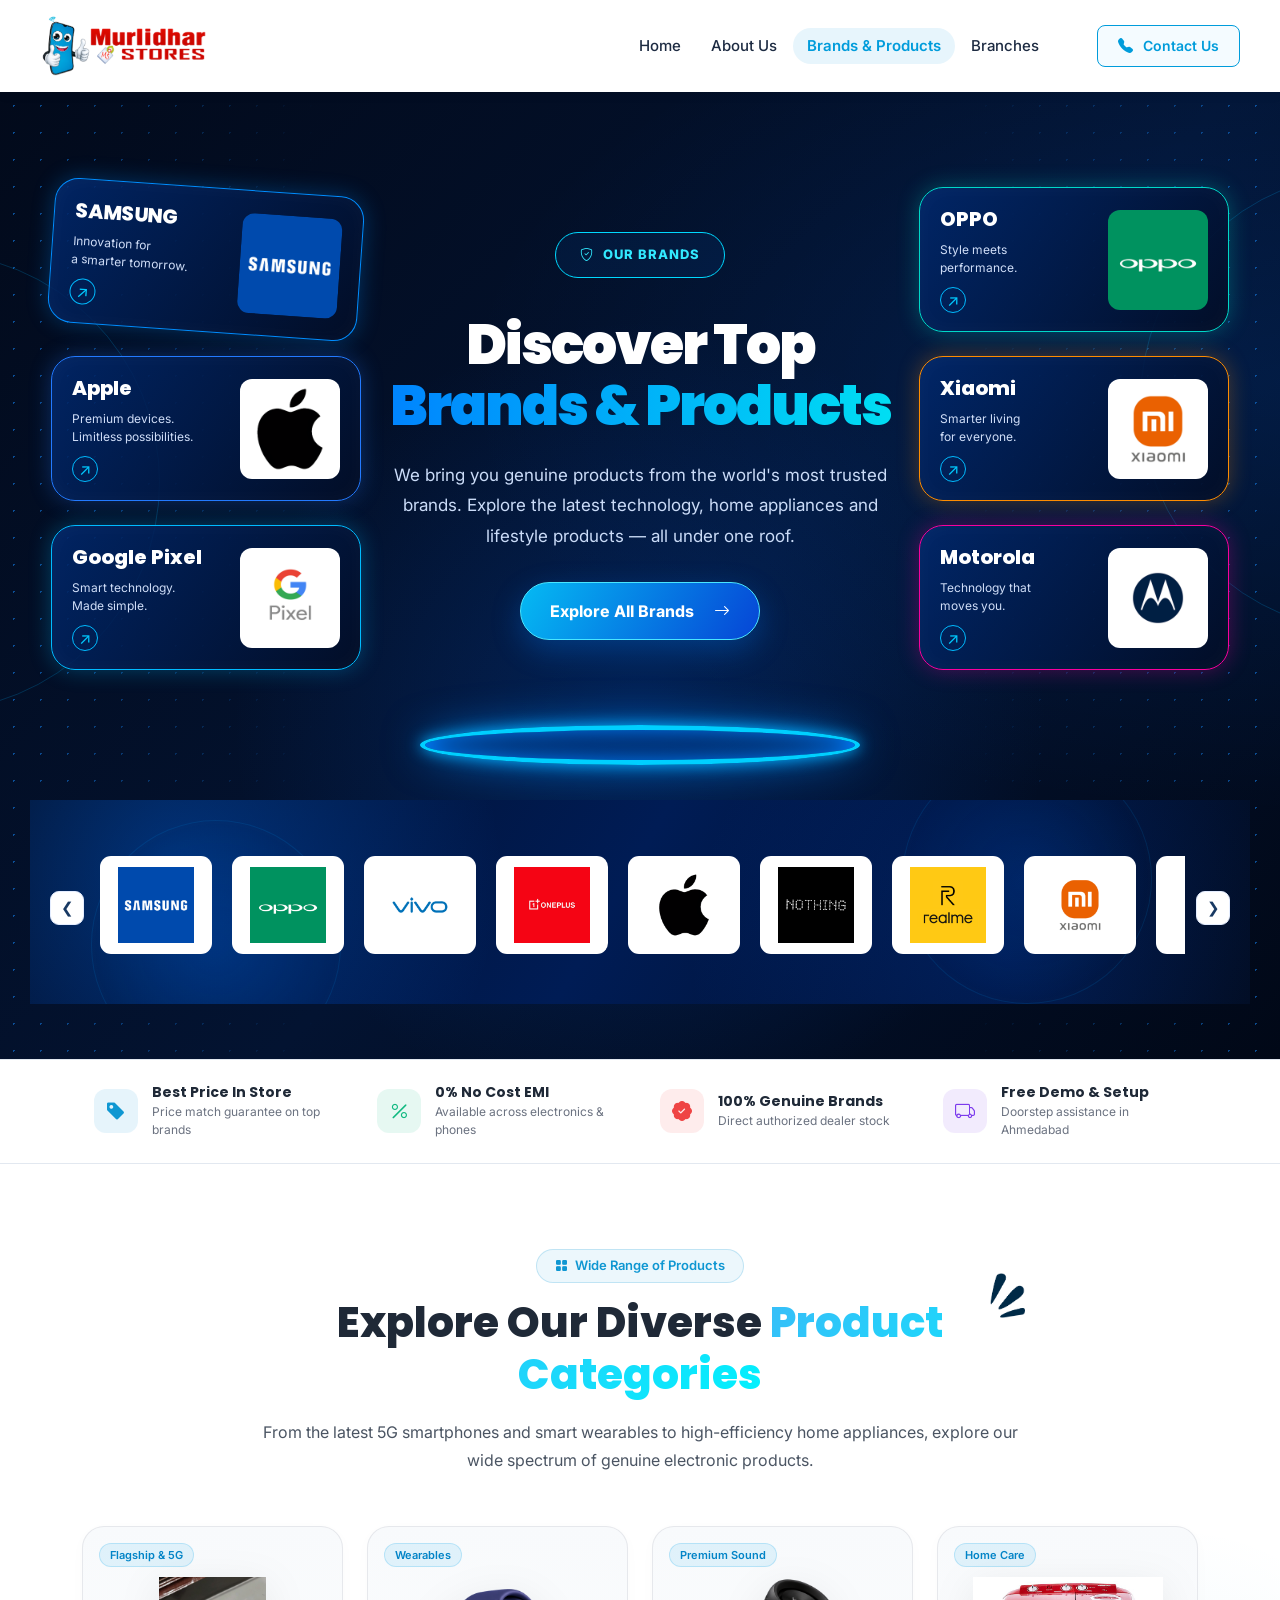
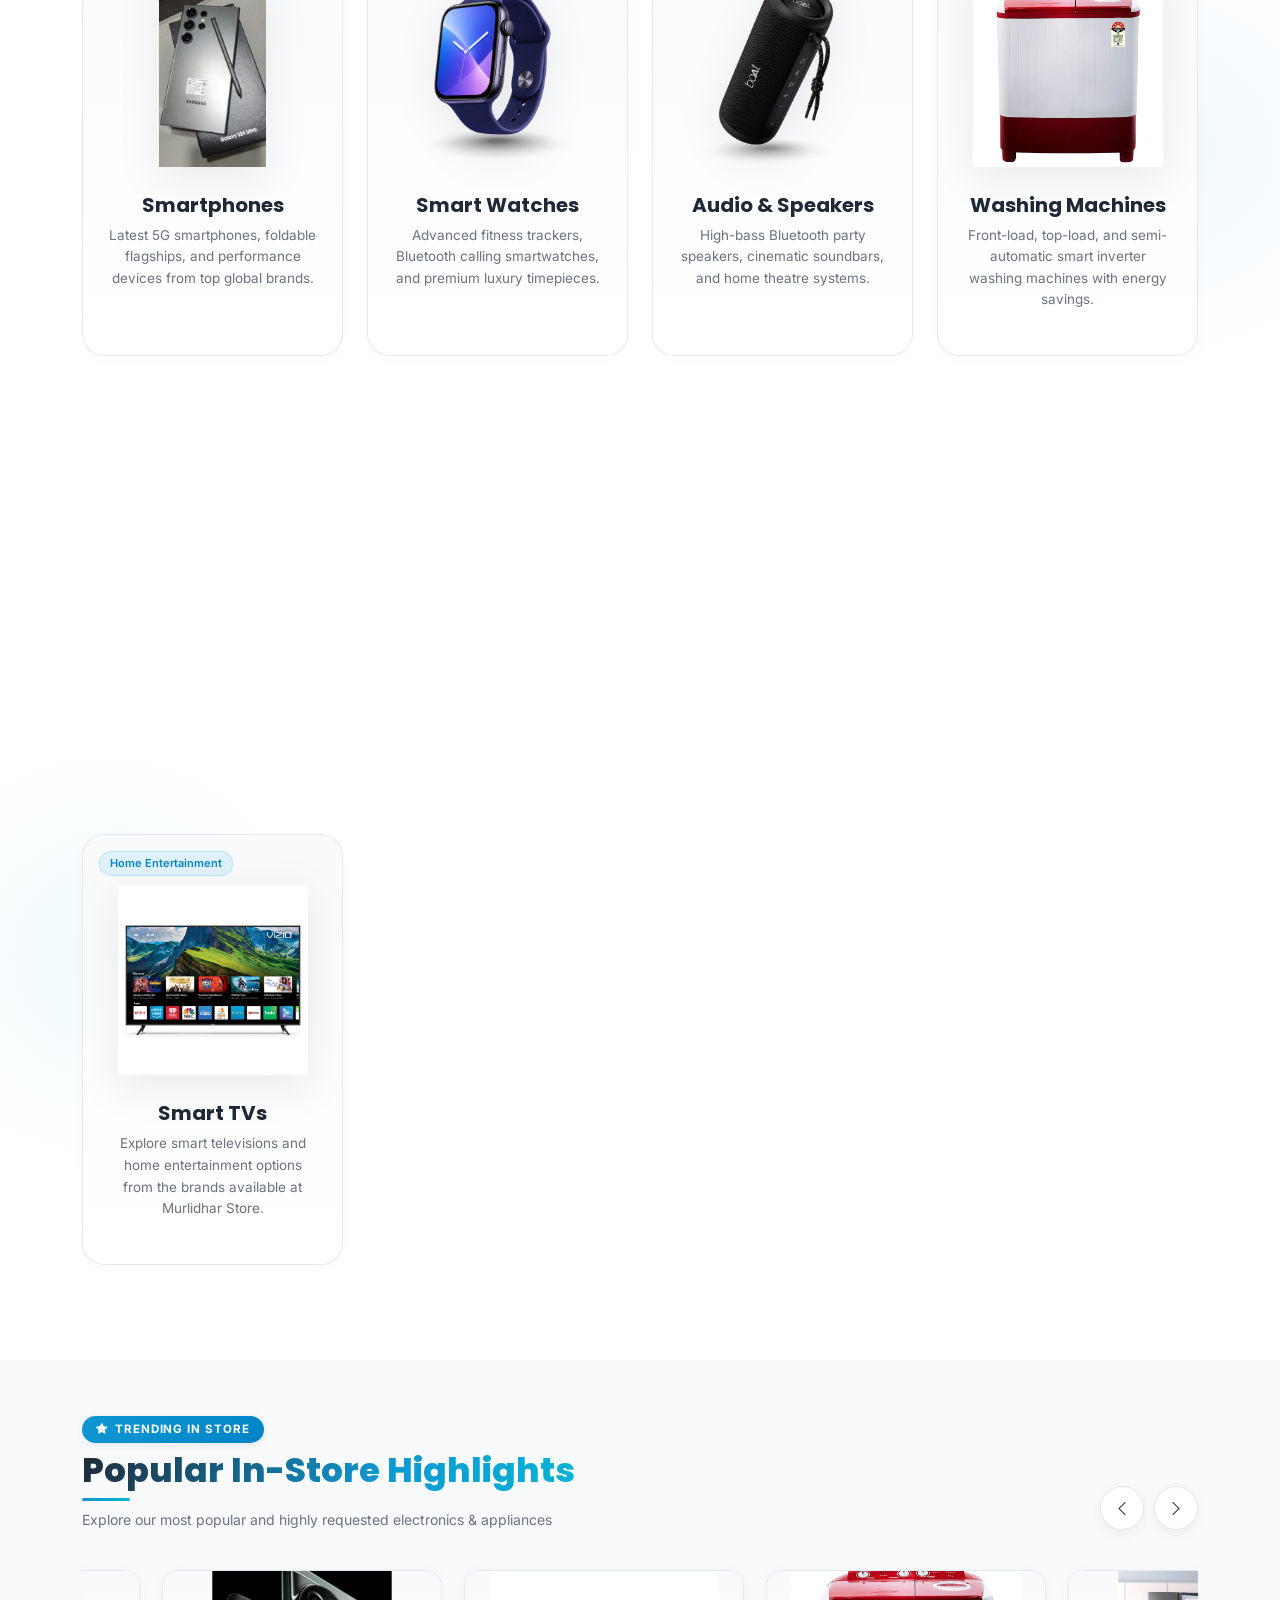
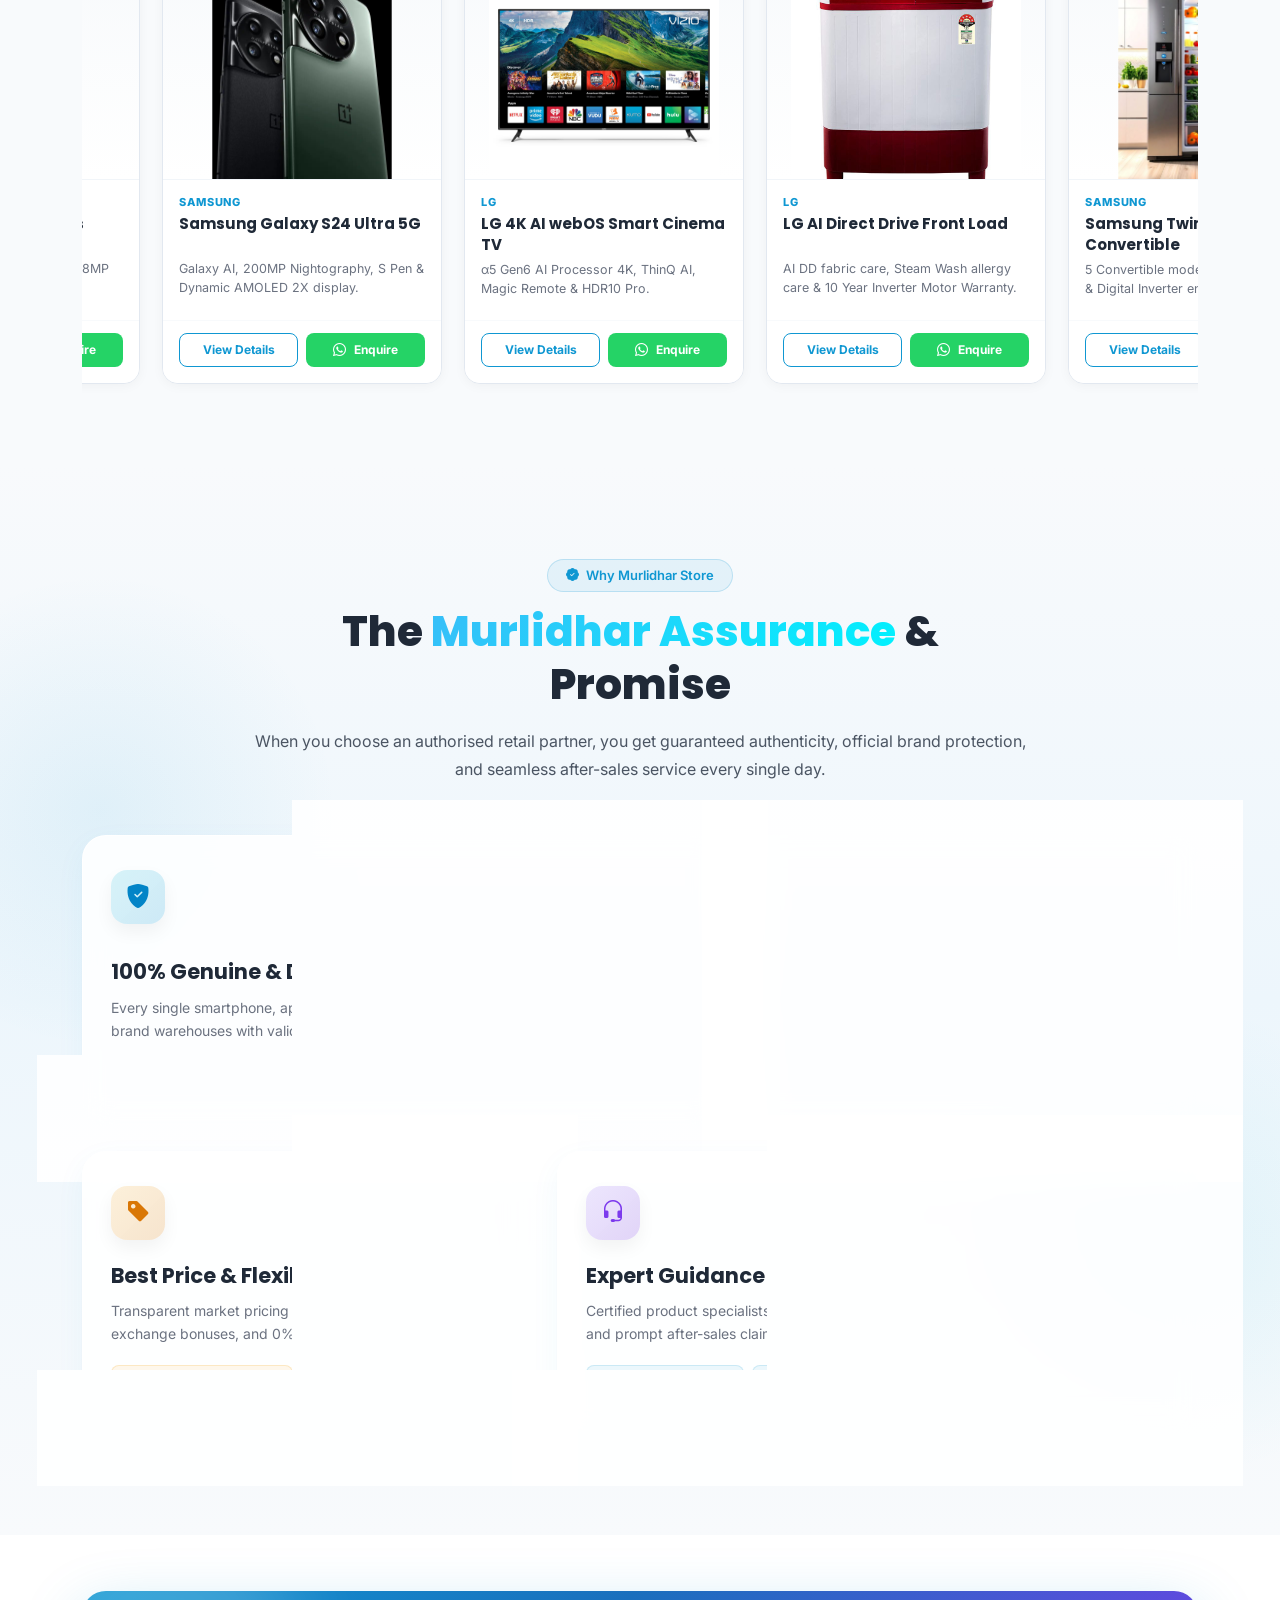
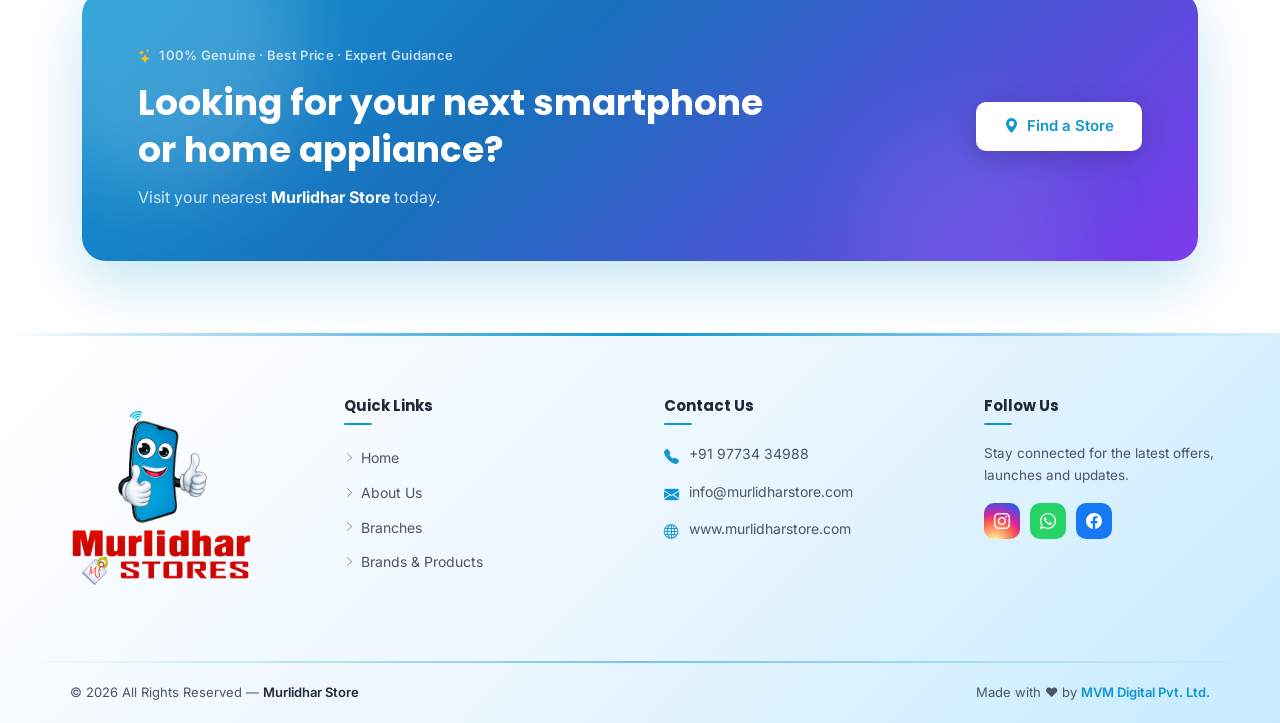
<file: brands-&-products/index.html>
<!doctype html>
<html lang="en">

<head>
    <meta charset="UTF-8" />
    <meta name="viewport" content="width=device-width, initial-scale=1.0" />
    <title>Authorised Brands &amp; Products – Murlidhar Store</title>
    <!-- Favicon -->
    <link rel="icon" type="image/png" href="../assets/img/ms-favicon-s.png" />
    <!-- Bootstrap 5 CSS -->
    <link rel="stylesheet" href="https://cdn.jsdelivr.net/npm/bootstrap@5.3.3/dist/css/bootstrap.min.css" />
    <!-- Bootstrap Icons -->
    <link rel="stylesheet" href="https://cdn.jsdelivr.net/npm/bootstrap-icons@1.11.3/font/bootstrap-icons.min.css" />
    <!-- Google Fonts -->
    <link rel="preconnect" href="https://fonts.googleapis.com" />
    <link rel="preconnect" href="https://fonts.gstatic.com" crossorigin />
    <link rel="stylesheet"
        href="https://fonts.googleapis.com/css2?family=Inter:wght@400;500;600;700&family=Poppins:wght@600;700;800&display=swap" />
    <!-- Custom Styles -->
    <link rel="stylesheet" href="../assets/css/style.css" />
</head>

<body>
    <!-- ========================================================
        MAIN NAVIGATION
    ======================================================== -->
    <nav class="main-nav main-nav--always-white" aria-label="Main navigation">
        <div class="main-nav__pill">
            <div class="main-nav__inner">
                <!-- Logo -->
                <a class="main-nav__brand logo-fade-up" href="../home/index.html">
                    <img src="../assets/img/ms-logo-h-cbg.png" alt="Murlidhar Store" class="main-nav__logo" />
                </a>
                <!-- Hamburger toggle (mobile) -->
                <button class="main-nav__toggler" type="button" data-bs-toggle="collapse" data-bs-target="#mainNavMenu"
                    aria-controls="mainNavMenu" aria-expanded="false" aria-label="Toggle navigation">
                    <i class="bi bi-list"></i>
                </button>
                <!-- Nav Links + Button -->
                <div class="collapse navbar-collapse main-nav__collapse" id="mainNavMenu">
                    <ul class="navbar-nav main-nav__menu">
                        <li class="nav-item">
                            <a class="nav-link main-nav__link" href="../home/index.html">Home</a>
                        </li>
                        <li class="nav-item">
                            <a class="nav-link main-nav__link" href="../about-us/index.html">About Us</a>
                        </li>
                        <li class="nav-item">
                            <a class="nav-link main-nav__link active" aria-current="page" href="index.html">Brands &amp;
                                Products</a>
                        </li>
                        <li class="nav-item">
                            <a class="nav-link main-nav__link" href="../branches/index.html">Branches</a>
                        </li>
                    </ul>
                    <button class="ms-contact-btn" type="button"
                        onclick="window.location.href='../branches/index.html#contact-us'">
                        <i class="bi bi-telephone-fill ms-contact-btn__icon" aria-hidden="true"></i>
                        <span class="ms-contact-btn__text-wrap">
                            <span class="ms-contact-btn__text-default">Contact Us</span>
                            <span class="ms-contact-btn__text-hover">Call Now</span>
                        </span>
                    </button>
                </div>
            </div>
        </div>
    </nav>

    <main>
        <!-- ========================================================
             HERO BANNER (Short Height with brands-bg.png & Breadcrumb)
        ======================================================== -->
        
<section class="mb-hero" id="brandsHero">

    <div class="mb-hero__ambient"></div>

    <!-- Floating brand cards -->
    <div class="mb-floating mb-floating--left">

        <div class="mb-float-card mb-samsung">
            <div class="mb-float-copy">
                <h3>SAMSUNG</h3>
                <p>Innovation for<br>a smarter tomorrow.</p>
                <span class="mb-float-arrow">↗</span>
            </div>
            <img src="../assets/img/brands-logo-murlidhar/1.png"
                 alt="Samsung">
        </div>

        <div class="mb-float-card mb-apple">
            <div class="mb-float-copy">
                <h3>Apple</h3>
                <p>Premium devices.<br>Limitless possibilities.</p>
                <span class="mb-float-arrow">↗</span>
            </div>
            <img src="../assets/img/brands-logo-murlidhar/5.png"
                 alt="Apple">
        </div>

        <div class="mb-float-card mb-pixel">
            <div class="mb-float-copy">
                <h3>Google Pixel</h3>
                <p>Smart technology.<br>Made simple.</p>
                <span class="mb-float-arrow">↗</span>
            </div>
            <img src="../assets/img/brands-logo-murlidhar/12.png"
                 alt="Google Pixel">
        </div>

    </div>

    <div class="mb-floating mb-floating--right">

        <div class="mb-float-card mb-oppo">
            <div class="mb-float-copy">
                <h3>OPPO</h3>
                <p>Style meets<br>performance.</p>
                <span class="mb-float-arrow">↗</span>
            </div>
            <img src="../assets/img/brands-logo-murlidhar/2.png"
                 alt="OPPO">
        </div>

        <div class="mb-float-card mb-xiaomi">
            <div class="mb-float-copy">
                <h3>Xiaomi</h3>
                <p>Smarter living<br>for everyone.</p>
                <span class="mb-float-arrow">↗</span>
            </div>
            <img src="../assets/img/brands-logo-murlidhar/8.png"
                 alt="Xiaomi">
        </div>

        <div class="mb-float-card mb-motorola">
            <div class="mb-float-copy">
                <h3>Motorola</h3>
                <p>Technology that<br>moves you.</p>
                <span class="mb-float-arrow">↗</span>
            </div>
            <img src="../assets/img/brands-logo-murlidhar/9.png"
                 alt="Motorola">
        </div>

    </div>

    <!-- Center content -->
    <div class="mb-hero__center">

        <span class="mb-hero__badge">
            <i class="bi bi-shield-check"></i>
            OUR BRANDS
        </span>

        <h1>
            Discover Top
            <span>Brands &amp; Products</span>
        </h1>

        <p>
            We bring you genuine products from the world's
            most trusted brands. Explore the latest technology,
            home appliances and lifestyle products —
            all under one roof.
        </p>

        <a href="#authorised-brands" class="mb-hero__cta">
            Explore All Brands
            <i class="bi bi-arrow-right"></i>
        </a>

    </div>

    <!-- Glowing platform -->
    <div class="mb-neon-platform" aria-hidden="true"></div>

    <!-- Scrolling brand logos -->
      <section class="mfs-top-brands" id="topBrands">

            

            <div class="mfs-brands-carousel">

                <button class="mfs-brand-arrow mfs-brand-prev" aria-label="Previous brands">
                    &#10094;
                </button>

               
<div class="mfs-brands-viewport">
    <div class="mfs-brands-track">

        <!-- Brand 1 -->
        <a href="#" class="mfs-brand-card">
            <img src="../assets/img/brands-logo-murlidhar/1.png"
                 alt="Brand 1" class="mfs-brand-logo" loading="lazy">
        </a>

        <!-- Brand 2 -->
        <a href="#" class="mfs-brand-card">
            <img src="../assets/img/brands-logo-murlidhar/2.png"
                 alt="Brand 2" class="mfs-brand-logo" loading="lazy">
        </a>

        <!-- Brand 3 -->
        <a href="#" class="mfs-brand-card">
            <img src="../assets/img/brands-logo-murlidhar/3.png"
                 alt="Brand 3" class="mfs-brand-logo" loading="lazy">
        </a>

        <!-- Brand 4 -->
        <a href="#" class="mfs-brand-card">
            <img src="../assets/img/brands-logo-murlidhar/4.png"
                 alt="Brand 4" class="mfs-brand-logo" loading="lazy">
        </a>

        <!-- Brand 5 -->
        <a href="#" class="mfs-brand-card">
            <img src="../assets/img/brands-logo-murlidhar/5.png"
                 alt="Brand 5" class="mfs-brand-logo" loading="lazy">
        </a>

        <!-- Brand 6 -->
        <a href="#" class="mfs-brand-card">
            <img src="../assets/img/brands-logo-murlidhar/6.png"
                 alt="Brand 6" class="mfs-brand-logo" loading="lazy">
        </a>

        <!-- Brand 7 -->
        <a href="#" class="mfs-brand-card">
            <img src="../assets/img/brands-logo-murlidhar/7.png"
                 alt="Brand 7" class="mfs-brand-logo" loading="lazy">
        </a>

        <!-- Brand 8 -->
        <a href="#" class="mfs-brand-card">
            <img src="../assets/img/brands-logo-murlidhar/8.png"
                 alt="Brand 8" class="mfs-brand-logo" loading="lazy">
        </a>

        <!-- Brand 9 -->
        <a href="#" class="mfs-brand-card">
            <img src="../assets/img/brands-logo-murlidhar/9.png"
                 alt="Brand 9" class="mfs-brand-logo" loading="lazy">
        </a>

        <!-- Brand 10 -->
        <a href="#" class="mfs-brand-card">
            <img src="../assets/img/brands-logo-murlidhar/10.png"
                 alt="Brand 10" class="mfs-brand-logo" loading="lazy">
        </a>

        <!-- Brand 11 -->
        <a href="#" class="mfs-brand-card">
            <img src="../assets/img/brands-logo-murlidhar/11.png"
                 alt="Brand 11" class="mfs-brand-logo" loading="lazy">
        </a>

        <!-- Brand 12 -->
        <a href="#" class="mfs-brand-card">
            <img src="../assets/img/brands-logo-murlidhar/12.png"
                 alt="Brand 12" class="mfs-brand-logo" loading="lazy">
        </a>

    </div>
</div>


                <button class="mfs-brand-arrow mfs-brand-next" aria-label="Next brands">
                    &#10095;
                </button>

            </div>

            

        </section>
    

</section>

        <!-- Kohinoor-style Trust & Store Advantage Bar -->
        <section class="ms-trust-bar" aria-label="Murlidhar Store Advantages">
            <div class="container">
                <div class="ms-trust-bar__grid">
                    <div class="ms-trust-bar__item">
                        <div class="ms-trust-bar__icon-wrap"><i class="bi bi-tag-fill"></i></div>
                        <div class="ms-trust-bar__content">
                            <h4 class="ms-trust-bar__title">Best Price In Store</h4>
                            <p class="ms-trust-bar__sub">Price match guarantee on top brands</p>
                        </div>
                    </div>
                    <div class="ms-trust-bar__item">
                        <div class="ms-trust-bar__icon-wrap"><i class="bi bi-percent"></i></div>
                        <div class="ms-trust-bar__content">
                            <h4 class="ms-trust-bar__title">0% No Cost EMI</h4>
                            <p class="ms-trust-bar__sub">Available across electronics &amp; phones</p>
                        </div>
                    </div>
                    <div class="ms-trust-bar__item">
                        <div class="ms-trust-bar__icon-wrap"><i class="bi bi-patch-check-fill"></i></div>
                        <div class="ms-trust-bar__content">
                            <h4 class="ms-trust-bar__title">100% Genuine Brands</h4>
                            <p class="ms-trust-bar__sub">Direct authorized dealer stock</p>
                        </div>
                    </div>
                    <div class="ms-trust-bar__item">
                        <div class="ms-trust-bar__icon-wrap"><i class="bi bi-truck"></i></div>
                        <div class="ms-trust-bar__content">
                            <h4 class="ms-trust-bar__title">Free Demo &amp; Setup</h4>
                            <p class="ms-trust-bar__sub">Doorstep assistance in Ahmedabad</p>
                        </div>
                    </div>
                </div>
            </div>
        </section>

       

        <!-- ========================================================
             WIDE RANGE PRODUCTS SHOWCASE SECTION
        ======================================================== -->
        <section class="products-range-section" id="product-categories">
            <div class="container">
                <!-- Section Header -->
                <div class="products-range__header anim-fade-up">
                    <span class="products-range__badge">
                        <i class="bi bi-grid-fill"></i> Wide Range of Products
                    </span>
                    <h2 class="products-range__title">
                        Explore Our Diverse <span class="page-hero__title-highlight">Product Categories</span>
                        <img src="../assets/img/bang-element.png" alt="" class="products-range__title-decor" />
                    </h2>
                    <p class="products-range__subtitle">
                        From the latest 5G smartphones and smart wearables to high-efficiency home appliances, explore
                        our wide spectrum of genuine electronic products.
                    </p>
                </div>

                <!-- Products Grid -->
                <div class="products-range__grid">
                    <!-- Product 1: Smartphones -->
                    <div class="product-category-card anim-fade-up" id="category-smartphones">
                        <span class="product-category-card__badge">Flagship &amp; 5G</span>
                        <div class="product-category-card__img-wrap">
                            <img src="../assets/img/MOBILE/download.png" alt="Smartphones" class="product-category-card__img"
                                loading="lazy">
                        </div>
                        <div class="product-category-card__content">
                            <h3 class="product-category-card__title">Smartphones</h3>
                            <p class="product-category-card__desc">Latest 5G smartphones, foldable flagships, and
                                performance devices from top global brands.</p>
                        </div>
                    </div>

                    <!-- Product 2: Smartwatch -->
                    <div class="product-category-card anim-fade-up" id="category-wearables">
                        <span class="product-category-card__badge">Wearables</span>
                        <div class="product-category-card__img-wrap">
                            <img src="../assets/img/smartwatch.png" alt="Smart Watches"
                                class="product-category-card__img" loading="lazy">
                        </div>
                        <div class="product-category-card__content">
                            <h3 class="product-category-card__title">Smart Watches</h3>
                            <p class="product-category-card__desc">Advanced fitness trackers, Bluetooth calling
                                smartwatches, and premium luxury timepieces.</p>
                        </div>
                    </div>

                    <!-- Product 3: Audio & Speakers -->
                    <div class="product-category-card anim-fade-up" id="category-audio">
                        <span class="product-category-card__badge">Premium Sound</span>
                        <div class="product-category-card__img-wrap">
                            <img src="../assets/img/speaker.png" alt="Audio & Speakers"
                                class="product-category-card__img" loading="lazy">
                        </div>
                        <div class="product-category-card__content">
                            <h3 class="product-category-card__title">Audio &amp; Speakers</h3>
                            <p class="product-category-card__desc">High-bass Bluetooth party speakers, cinematic
                                soundbars, and home theatre systems.</p>
                        </div>
                    </div>

                    <!-- Product 4: Washing Machines -->
                    <div class="product-category-card anim-fade-up" id="category-washing-machines">
                        <span class="product-category-card__badge">Home Care</span>
                        <div class="product-category-card__img-wrap">
                            <img src="../assets/img/washing%20machine/2c94401aa71424ecf559eb4753e967b5.jpg" alt="Washing Machines"
                                class="product-category-card__img" loading="lazy">
                        </div>
                        <div class="product-category-card__content">
                            <h3 class="product-category-card__title">Washing Machines</h3>
                            <p class="product-category-card__desc">Front-load, top-load, and semi-automatic smart
                                inverter washing machines with energy savings.</p>
                        </div>
                    </div>

                    <!-- Product 5: Wireless Earpods -->
                    <div class="product-category-card anim-fade-up" id="category-earphones">
                        <span class="product-category-card__badge">Personal Audio</span>
                        <div class="product-category-card__img-wrap">
                            <img src="../assets/img/earpods.png" alt="Wireless Earpods"
                                class="product-category-card__img" loading="lazy">
                        </div>
                        <div class="product-category-card__content">
                            <h3 class="product-category-card__title">Wireless Earpods</h3>
                            <p class="product-category-card__desc">True wireless stereo (TWS), active noise cancellation
                                (ANC) earbuds, and studio audio.</p>
                        </div>
                    </div>

                    <!-- Product 6: Refrigerators -->
                    <div class="product-category-card anim-fade-up" id="category-refrigerators">
                        <span class="product-category-card__badge">Cooling &amp; Fresh</span>
                        <div class="product-category-card__img-wrap">
                            <img src="../assets/img/Fridge/image.png" alt="Refrigerators" class="product-category-card__img"
                                loading="lazy">
                        </div>
                        <div class="product-category-card__content">
                            <h3 class="product-category-card__title">Refrigerators</h3>
                            <p class="product-category-card__desc">Single door, double door, and multi-door frost-free
                                refrigerators with digital inverter tech.</p>
                        </div>
                    </div>

                    <!-- Product 7: Air Conditioners -->
                    <div class="product-category-card anim-fade-up" id="category-air-conditioners">
                        <span class="product-category-card__badge">Cooling Comfort</span>
                        <div class="product-category-card__img-wrap">
                            <img src="../assets/img/products/ac-daikin.png" alt="Air Conditioners" class="product-category-card__img"
                                loading="lazy">
                        </div>
                        <div class="product-category-card__content">
                            <h3 class="product-category-card__title">Air Conditioners</h3>
                            <p class="product-category-card__desc">Energy-efficient split, window, and dual-inverter
                                smart ACs for instant cooling comfort.</p>
                        </div>
                    </div>

                    <!-- Product 8: Smart Accessories -->
                    <div class="product-category-card anim-fade-up" id="category-accessories">
                        <span class="product-category-card__badge">Tech Essentials</span>
                        <div class="product-category-card__img-wrap">
                            <img src="../assets/img/accessories.png" alt="Accessories"
                                class="product-category-card__img" loading="lazy">
                        </div>
                        <div class="product-category-card__content">
                            <h3 class="product-category-card__title">Accessories</h3>
                            <p class="product-category-card__desc">Fast chargers, power banks, premium protective cases,
                                cables, and mobile accessories.</p>
                        </div>
                    </div>

                    <!-- Product 9: Televisions -->
                    <div class="product-category-card anim-fade-up" id="category-televisions">
                        <span class="product-category-card__badge">Home Entertainment</span>
                        <div class="product-category-card__img-wrap">
                            <img src="../assets/img/TV/5780ac2b64c9f4177054455119124a8e.jpg" alt="TV and home appliances"
                                class="product-category-card__img" loading="lazy">
                        </div>
                        <div class="product-category-card__content">
                            <h3 class="product-category-card__title">Smart TVs</h3>
                            <p class="product-category-card__desc">Explore smart televisions and home entertainment
                                options from the brands available at Murlidhar Store.</p>
                        </div>
                    </div>
                </div>
            </div>
        </section>

        <!-- Featured In-Store Deals Rail (Kohinoor Electronics Style) -->
        <section class="ms-section ms-section--alt" id="featured-deals">
            <div class="container">
                <div class="ms-section__head">
                    <div class="ms-section__title-group">
                        <span class="ms-section__badge ms-section__badge--blue"><i class="bi bi-star-fill"></i> Trending in Store</span>
                        <h2 class="section-title">Popular In-Store Highlights</h2>
                        <p class="ms-section__sub">Explore our most popular and highly requested electronics &amp; appliances</p>
                    </div>
                    <div class="ms-rail__nav">
                        <button class="ms-rail__btn" type="button" data-dir="-1" aria-label="Scroll left"><i class="bi bi-chevron-left"></i></button>
                        <button class="ms-rail__btn" type="button" data-dir="1" aria-label="Scroll right"><i class="bi bi-chevron-right"></i></button>
                    </div>
                </div>
                <div class="ms-rail" tabindex="0" role="region" aria-label="Featured in-store deals">
                    <!-- Featured 1: iPhone -->
                    <article class="ms-card">
                        <figure class="ms-card__media">
                            <img src="../assets/img/MOBILE/download.png" alt="Apple iPhone 16 Pro" width="320" height="240" loading="lazy">
                        </figure>
                        <div class="ms-card__body">
                            <span class="ms-card__brand">Apple</span>
                            <h3 class="ms-card__title">Apple iPhone 16 Pro Series</h3>
                            <p class="ms-card__desc">A18 Pro Bionic, Camera Control, 48MP Fusion Camera &amp; Titanium Design.</p>
                        </div>
                        <div class="ms-card__foot">
                            <a class="ms-btn ms-btn--ghost" href="../home/index.html#smartphones">View Details</a>
                            <a class="ms-btn ms-btn--wa" href="https://wa.me/919773434988?text=Hi%20Murlidhar%20Store%2C%20enquiring%20about%20iPhone%2016%20Pro" target="_blank" rel="noopener"><i class="bi bi-whatsapp"></i> Enquire</a>
                        </div>
                    </article>

                    <!-- Featured 2: Samsung S24 -->
                    <article class="ms-card">
                        <figure class="ms-card__media">
                            <img src="../assets/img/MOBILE/9621f185d250f39e520ffe4efe926520.jpg" alt="Samsung Galaxy S24 Ultra" width="320" height="240" loading="lazy">
                        </figure>
                        <div class="ms-card__body">
                            <span class="ms-card__brand">Samsung</span>
                            <h3 class="ms-card__title">Samsung Galaxy S24 Ultra 5G</h3>
                            <p class="ms-card__desc">Galaxy AI, 200MP Nightography, S Pen &amp; Dynamic AMOLED 2X display.</p>
                        </div>
                        <div class="ms-card__foot">
                            <a class="ms-btn ms-btn--ghost" href="../home/index.html#smartphones">View Details</a>
                            <a class="ms-btn ms-btn--wa" href="https://wa.me/919773434988?text=Hi%20Murlidhar%20Store%2C%20enquiring%20about%20Samsung%20Galaxy%20S24" target="_blank" rel="noopener"><i class="bi bi-whatsapp"></i> Enquire</a>
                        </div>
                    </article>

                    <!-- Featured 3: LG TV -->
                    <article class="ms-card">
                        <figure class="ms-card__media">
                            <img src="../assets/img/TV/5780ac2b64c9f4177054455119124a8e.jpg" alt="LG 4K UHD Smart TV" width="320" height="240" loading="lazy">
                        </figure>
                        <div class="ms-card__body">
                            <span class="ms-card__brand">LG</span>
                            <h3 class="ms-card__title">LG 4K AI webOS Smart Cinema TV</h3>
                            <p class="ms-card__desc">α5 Gen6 AI Processor 4K, ThinQ AI, Magic Remote &amp; HDR10 Pro.</p>
                        </div>
                        <div class="ms-card__foot">
                            <a class="ms-btn ms-btn--ghost" href="../home/index.html#smart-tvs">View Details</a>
                            <a class="ms-btn ms-btn--wa" href="https://wa.me/919773434988?text=Hi%20Murlidhar%20Store%2C%20enquiring%20about%20LG%20Smart%20TV" target="_blank" rel="noopener"><i class="bi bi-whatsapp"></i> Enquire</a>
                        </div>
                    </article>

                    <!-- Featured 4: LG Washer -->
                    <article class="ms-card">
                        <figure class="ms-card__media">
                            <img src="../assets/img/washing%20machine/2c94401aa71424ecf559eb4753e967b5.jpg" alt="LG AI Direct Drive Washer" width="320" height="240" loading="lazy">
                        </figure>
                        <div class="ms-card__body">
                            <span class="ms-card__brand">LG</span>
                            <h3 class="ms-card__title">LG AI Direct Drive Front Load</h3>
                            <p class="ms-card__desc">AI DD fabric care, Steam Wash allergy care &amp; 10 Year Inverter Motor Warranty.</p>
                        </div>
                        <div class="ms-card__foot">
                            <a class="ms-btn ms-btn--ghost" href="../home/index.html#washing-machines">View Details</a>
                            <a class="ms-btn ms-btn--wa" href="https://wa.me/919773434988?text=Hi%20Murlidhar%20Store%2C%20enquiring%20about%20LG%20Washing%20Machine" target="_blank" rel="noopener"><i class="bi bi-whatsapp"></i> Enquire</a>
                        </div>
                    </article>

                    <!-- Featured 5: Samsung Refrigerator -->
                    <article class="ms-card">
                        <figure class="ms-card__media">
                            <img src="../assets/img/Fridge/image2.jpg" alt="Samsung Twin Cooling Refrigerator" width="320" height="240" loading="lazy">
                        </figure>
                        <div class="ms-card__body">
                            <span class="ms-card__brand">Samsung</span>
                            <h3 class="ms-card__title">Samsung Twin Cooling Convertible</h3>
                            <p class="ms-card__desc">5 Convertible modes, Twin Cooling Plus &amp; Digital Inverter energy savings.</p>
                        </div>
                        <div class="ms-card__foot">
                            <a class="ms-btn ms-btn--ghost" href="../home/index.html#refrigerators">View Details</a>
                            <a class="ms-btn ms-btn--wa" href="https://wa.me/919773434988?text=Hi%20Murlidhar%20Store%2C%20enquiring%20about%20Samsung%20Refrigerator" target="_blank" rel="noopener"><i class="bi bi-whatsapp"></i> Enquire</a>
                        </div>
                    </article>
                </div>
            </div>
        </section>

        <!-- ========================================================
             CREATIVE BRAND ASSURANCE & PROMISE BENTO MATRIX
        ======================================================== -->
        <section class="assurance-bento-section" id="brand-assurance">
            <div class="container">
                <!-- Section Header -->
                <div class="assurance-header anim-fade-up">
                    <span class="assurance-header__badge">
                        <i class="bi bi-patch-check-fill"></i> Why Murlidhar Store
                    </span>
                    <h2 class="assurance-header__title">
                        The <span class="page-hero__title-highlight">Murlidhar Assurance</span> &amp; Promise
                    </h2>
                    <p class="assurance-header__subtitle">
                        When you choose an authorised retail partner, you get guaranteed authenticity, official brand
                        protection, and seamless after-sales service every single day.
                    </p>
                </div>

                <!-- Bento Assurance Grid -->
                <div class="assurance-bento-grid">
                    <!-- Bento Card 1: 100% Genuine (Featured Wide Card) -->
                    <div class="assurance-card assurance-card--featured anim-fade-up">
                        <div class="assurance-card__glow-blob assurance-card__glow-blob--cyan"></div>
                        <div class="assurance-card__header">
                            <div class="assurance-card__icon-wrap assurance-card__icon-wrap--cyan">
                                <i class="bi bi-shield-fill-check"></i>
                            </div>
                            <span class="assurance-card__tag assurance-card__tag--cyan">
                                <i class="bi bi-patch-check-fill"></i> Sealed Pack Promise
                            </span>
                        </div>
                        <div class="assurance-card__body">
                            <h3 class="assurance-card__title">100% Genuine &amp; Direct Sourced</h3>
                            <p class="assurance-card__desc">
                                Every single smartphone, appliance, and accessory is directly procured from official
                                brand warehouses with valid GST manufacturer invoices.
                            </p>
                            <div class="assurance-card__pills">
                                <span class="assurance-pill"><i class="bi bi-check2-circle"></i> Official Brand
                                    Invoicing</span>
                                <span class="assurance-pill"><i class="bi bi-check2-circle"></i> Verifiable Serial
                                    Numbers</span>
                                <span class="assurance-pill"><i class="bi bi-check2-circle"></i> Zero Refurbished
                                    Policy</span>
                            </div>
                        </div>
                    </div>

                    <!-- Bento Card 2: Official Brand Warranty -->
                    <div class="assurance-card anim-fade-up">
                        <div class="assurance-card__glow-blob assurance-card__glow-blob--blue"></div>
                        <div class="assurance-card__header">
                            <div class="assurance-card__icon-wrap assurance-card__icon-wrap--blue">
                                <i class="bi bi-award-fill"></i>
                            </div>
                            <span class="assurance-card__tag assurance-card__tag--blue">
                                <i class="bi bi-shield-lock-fill"></i> Full Coverage
                            </span>
                        </div>
                        <div class="assurance-card__body">
                            <h3 class="assurance-card__title">Official Brand Warranty</h3>
                            <p class="assurance-card__desc">
                                Complete pan-India manufacturer warranty valid across all authorized service centers.
                            </p>
                            <div class="assurance-card__stat-chip">
                                <span class="stat-chip__num">1 - 3 Yrs</span>
                                <span class="stat-chip__lbl">Official Manufacturer Cover</span>
                            </div>
                        </div>
                    </div>

                    <!-- Bento Card 3: Best Price & 0% EMI -->
                    <div class="assurance-card anim-fade-up">
                        <div class="assurance-card__glow-blob assurance-card__glow-blob--amber"></div>
                        <div class="assurance-card__header">
                            <div class="assurance-card__icon-wrap assurance-card__icon-wrap--amber">
                                <i class="bi bi-tag-fill"></i>
                            </div>
                            <span class="assurance-card__tag assurance-card__tag--amber">
                                <i class="bi bi-currency-rupee"></i> 0% Easy EMI
                            </span>
                        </div>
                        <div class="assurance-card__body">
                            <h3 class="assurance-card__title">Best Price &amp; Flexible EMI</h3>
                            <p class="assurance-card__desc">
                                Transparent market pricing with instant cashback, exchange bonuses, and 0% interest EMI
                                options.
                            </p>
                            <div class="assurance-card__pills">
                                <span class="assurance-pill assurance-pill--amber"><i
                                        class="bi bi-credit-card-2-front-fill"></i> No-Cost EMI from ₹999</span>
                                <span class="assurance-pill assurance-pill--amber"><i class="bi bi-arrow-repeat"></i>
                                    Instant Exchange Bonus</span>
                            </div>
                        </div>
                    </div>

                    <!-- Bento Card 4: Certified Tech Specialists -->
                    <div class="assurance-card assurance-card--featured anim-fade-up">
                        <div class="assurance-card__glow-blob assurance-card__glow-blob--purple"></div>
                        <div class="assurance-card__header">
                            <div class="assurance-card__icon-wrap assurance-card__icon-wrap--purple">
                                <i class="bi bi-headset"></i>
                            </div>
                            <span class="assurance-card__tag assurance-card__tag--purple">
                                <i class="bi bi-stars"></i> Dedicated Care
                            </span>
                        </div>
                        <div class="assurance-card__body">
                            <h3 class="assurance-card__title">Expert Guidance &amp; Post-Purchase Care</h3>
                            <p class="assurance-card__desc">
                                Certified product specialists assist with device initialisation, free phone data
                                migration, and prompt after-sales claim support.
                            </p>
                            <div class="assurance-card__pills">
                                <span class="assurance-pill"><i class="bi bi-phone-flip"></i> Free Data Migration</span>
                                <span class="assurance-pill"><i class="bi bi-whatsapp"></i> WhatsApp Support</span>
                                <span class="assurance-pill"><i class="bi bi-patch-check"></i> Hassle-Free Claim
                                    Help</span>
                            </div>
                        </div>
                    </div>
                </div>
            </div>
        </section>

        <!-- ========================================================
             CTA BANNER SECTION
        ======================================================== -->
        <section class="cta-section">
            <div class="container">
                <div class="cta-section__card">
                    <!-- Decorative blobs -->
                    <span class="cta-section__blob cta-section__blob--1" aria-hidden="true"></span>
                    <span class="cta-section__blob cta-section__blob--2" aria-hidden="true"></span>
                    <!-- Left: Text -->
                    <div class="cta-section__text anim-fade-left">
                        <p class="cta-section__eyebrow">
                            <i class="bi bi-stars"></i>
                            100% Genuine · Best Price · Expert Guidance
                        </p>
                        <h2 class="cta-section__heading">
                            Looking for your next smartphone<br>
                            or home appliance?
                        </h2>
                        <p class="cta-section__sub">
                            Visit your nearest <strong>Murlidhar Store</strong> today.
                        </p>
                    </div>
                    <!-- Right: CTA -->
                    <div class="cta-section__action anim-fade-up">
                        <a href="../branches/index.html#our-branches"
                            class="hero-section__btn hero-section__btn--primary cta-section__btn">
                            <i class="bi bi-geo-alt-fill hero-section__btn-icon"></i>
                            <span class="hero-section__btn-wrap">
                                <span class="hero-section__btn-default">Find a Store</span>
                                <span class="hero-section__btn-hover">Visit Us</span>
                            </span>
                        </a>
                    </div>
                </div>
            </div>
        </section>
    </main>

    <!-- ========================================================
         FOOTER
    ======================================================== -->
    <footer class="site-footer">
        <div class="container-fluid px-4">
            <!-- Top: 4 columns -->
            <div class="row g-5 site-footer__top">
                <!-- Col 1: Logo + tagline -->
                <div class="col-lg-3 col-md-6 d-flex justify-content-center">
                    <a href="../home/index.html" class="site-footer__logo-link">
                        <img src="../assets/img/ms-logo-s-cbg.png" alt="Murlidhar Store" class="site-footer__logo">
                    </a>
                </div>
                <!-- Col 2: Quick Links -->
                <div class="col-lg-3 col-md-6 col-6">
                    <h4 class="site-footer__heading">Quick Links</h4>
                    <ul class="site-footer__links">
                        <li><a href="../home/index.html" class="site-footer__link"><i
                                    class="bi bi-chevron-right"></i>Home</a></li>
                        <li><a href="../about-us/index.html" class="site-footer__link"><i
                                    class="bi bi-chevron-right"></i>About Us</a></li>
                        <li><a href="../branches/index.html" class="site-footer__link"><i
                                    class="bi bi-chevron-right"></i>Branches</a></li>
                        <li><a href="index.html" class="site-footer__link"><i class="bi bi-chevron-right"></i>Brands
                                &amp;
                                Products</a></li>
                    </ul>
                </div>
                <!-- Col 3: Contact Us -->
                <div class="col-lg-3 col-md-6 col-6">
                    <h4 class="site-footer__heading">Contact Us</h4>
                    <ul class="site-footer__contact">
                        <li>
                            <i class="bi bi-telephone-fill"></i>
                            <a href="tel:+919773434988" class="site-footer__link">+91 97734 34988</a>
                        </li>
                        <li>
                            <i class="bi bi-envelope-fill"></i>
                            <a href="mailto:info@murlidharstore.com"
                                class="site-footer__link">info@murlidharstore.com</a>
                        </li>
                        <li>
                            <i class="bi bi-globe"></i>
                            <a href="#" class="site-footer__link">www.murlidharstore.com</a>
                        </li>
                    </ul>
                </div>
                <!-- Col 4: Social Media -->
                <div class="col-lg-3 col-md-6">
                    <h4 class="site-footer__heading">Follow Us</h4>
                    <p class="site-footer__social-desc">Stay connected for the latest offers, launches and updates.</p>
                    <div class="site-footer__socials">
                        <a href="https://www.instagram.com/murlidhar_stores?dlrf=MXFoa2hzcXNycjI3cA==" class="top-header__social-link top-header__social-link--instagram"
                            aria-label="Instagram" target="_blank" rel="noopener">
                            <i class="bi bi-instagram"></i>
                        </a>
                        <a href="https://wa.me/919773434988?text=Hi%20Murlidhar%20Store" class="top-header__social-link top-header__social-link--whatsapp"
                            aria-label="WhatsApp" target="_blank" rel="noopener">
                            <i class="bi bi-whatsapp"></i>
                        </a>
                        <a href="https://www.facebook.com/Murlidharstores/" class="top-header__social-link top-header__social-link--facebook"
                            aria-label="Facebook" target="_blank" rel="noopener">
                            <i class="bi bi-facebook"></i>
                        </a>
                       
                    </div>
                </div>
            </div>
            <!-- Divider -->
            <div class="site-footer__divider"></div>
            <!-- Bottom bar -->
            <div class="container site-footer__bottom">
                <p class="site-footer__copy">
                    &copy; 2026 All Rights Reserved — <strong>Murlidhar Store</strong>
                </p>
                <p class="site-footer__credit">
                    Made with <span class="site-footer__heart">❤️</span> by
                    <a href="https://www.mvmdigitals.com/" class="site-footer__credit-link" target="_blank"
                        rel="noopener">MVM Digital Pvt. Ltd.</a>
                </p>
            </div>
        </div>
    </footer>

    <!-- Bootstrap 5 JS Bundle -->
    <script src="https://cdn.jsdelivr.net/npm/bootstrap@5.3.3/dist/js/bootstrap.bundle.min.js"></script>
    <!-- Custom JS -->
    <script src="../assets/js/main.js"></script>
</body>

</html>
</file>
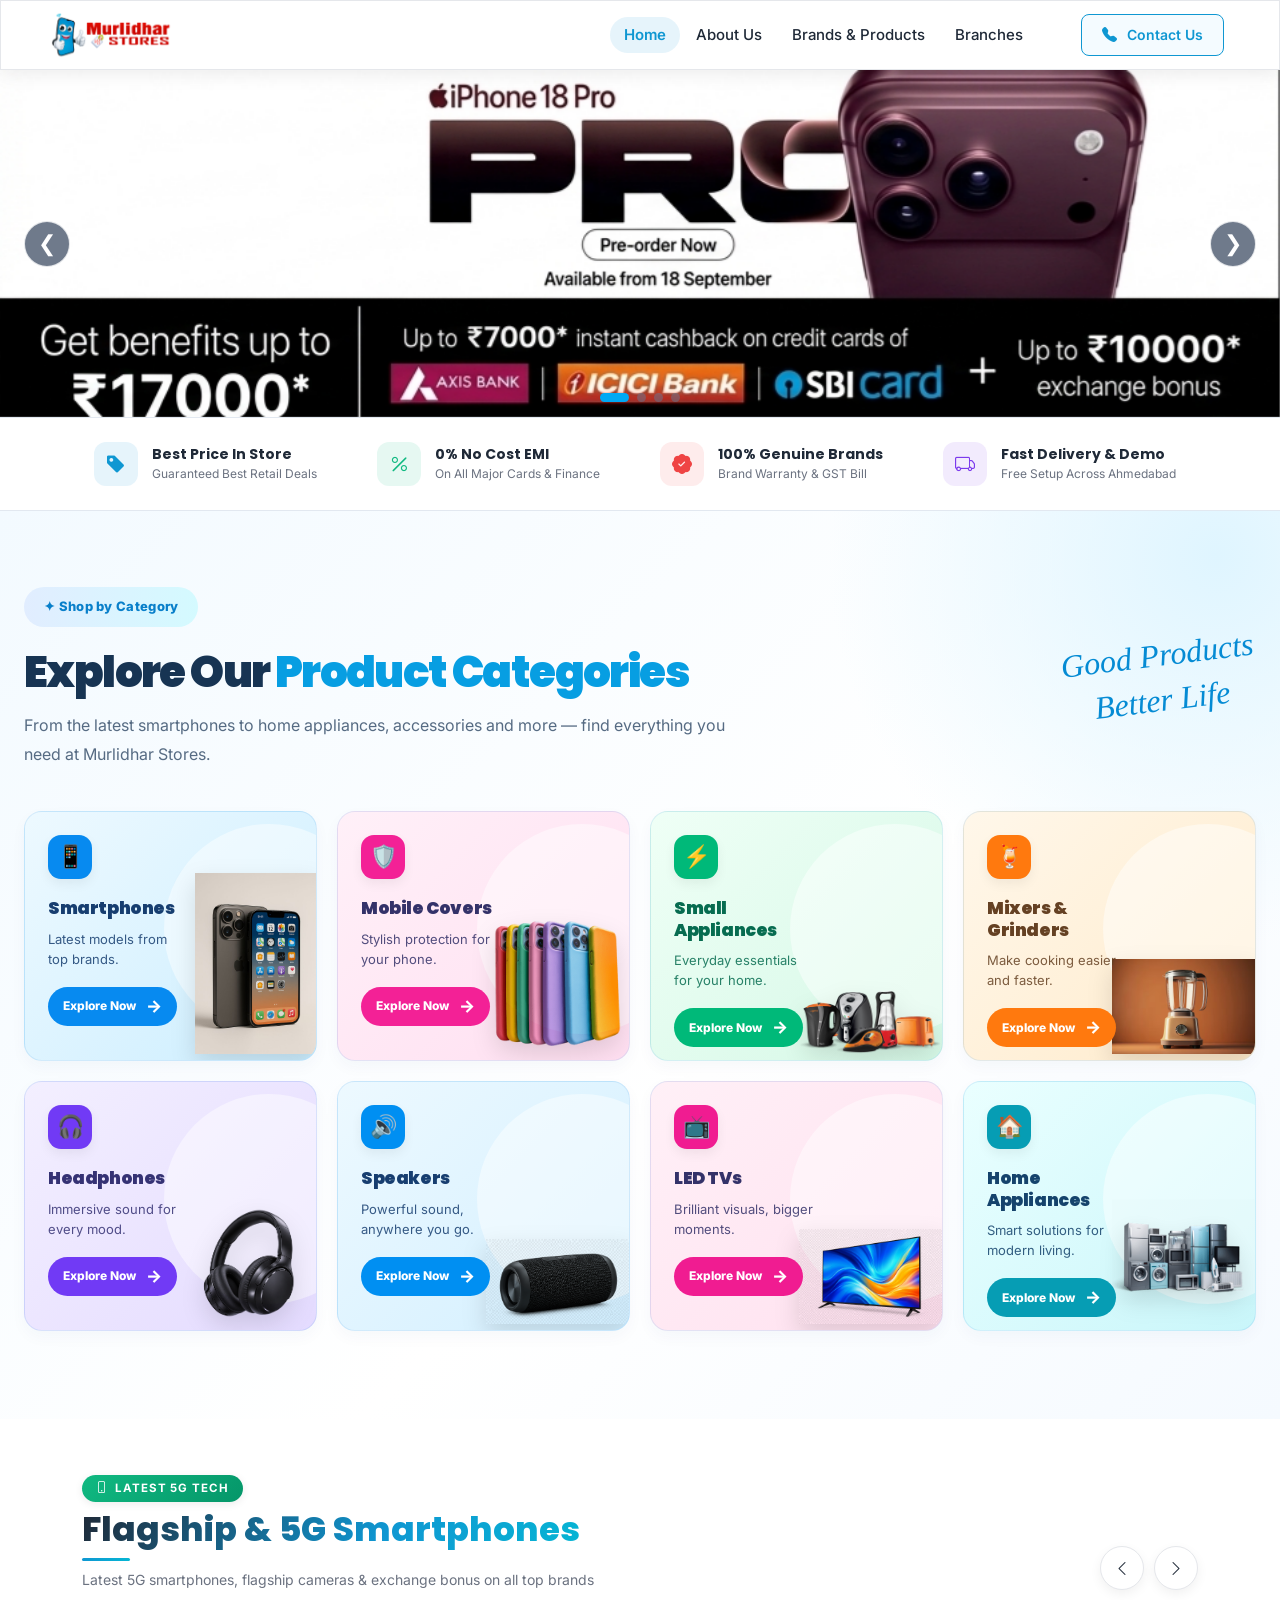
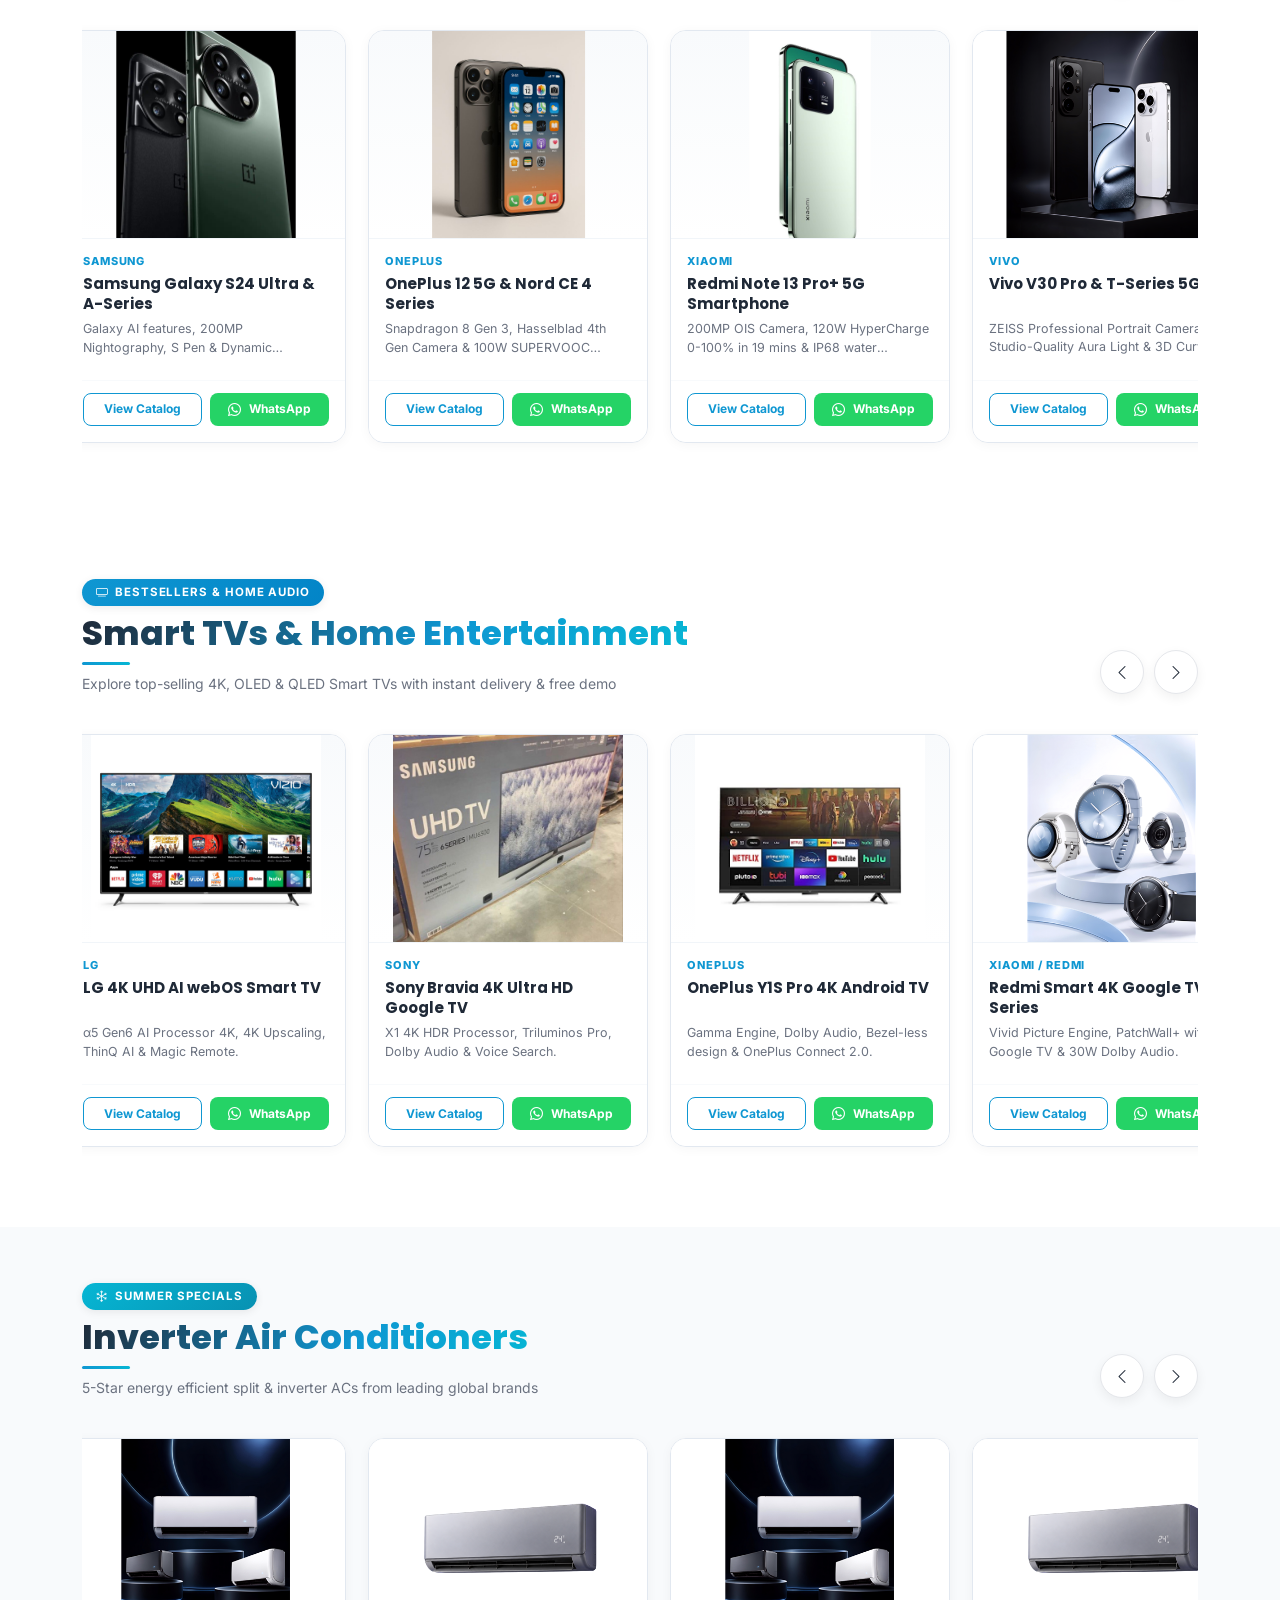
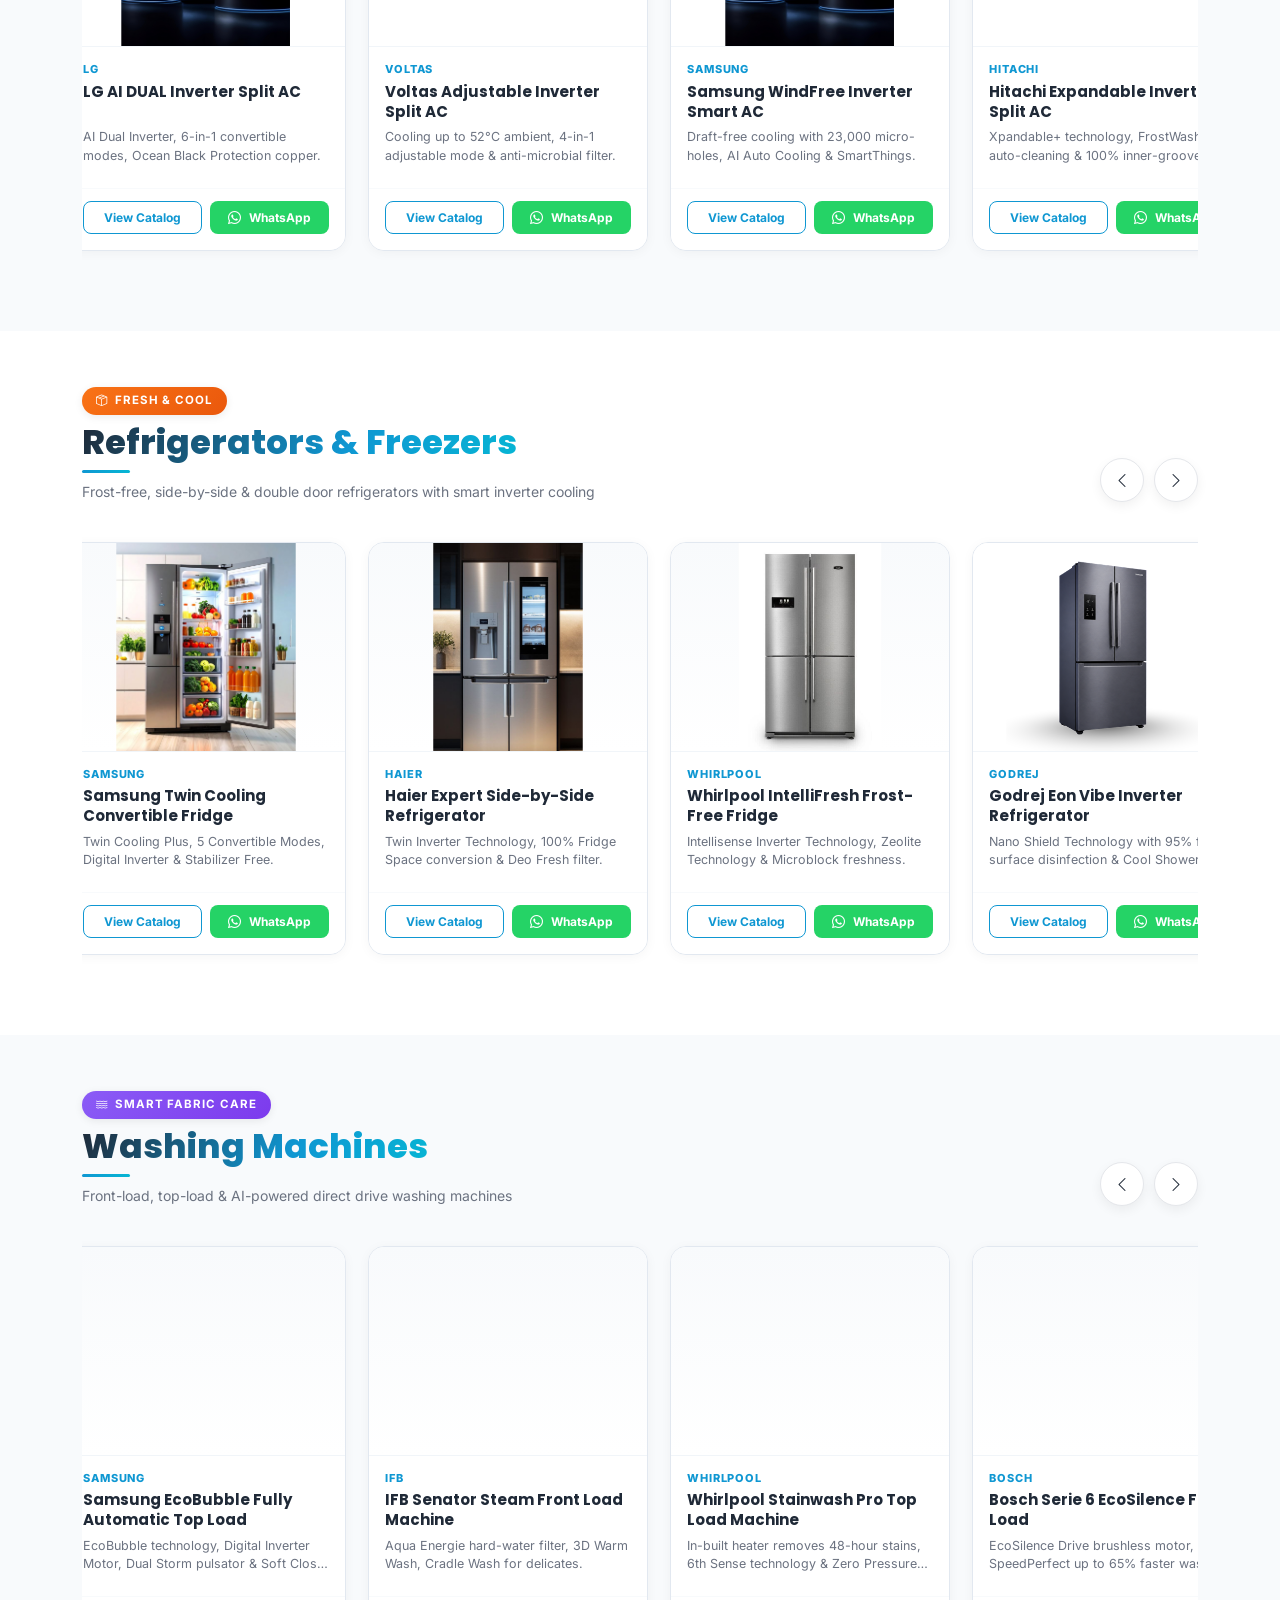
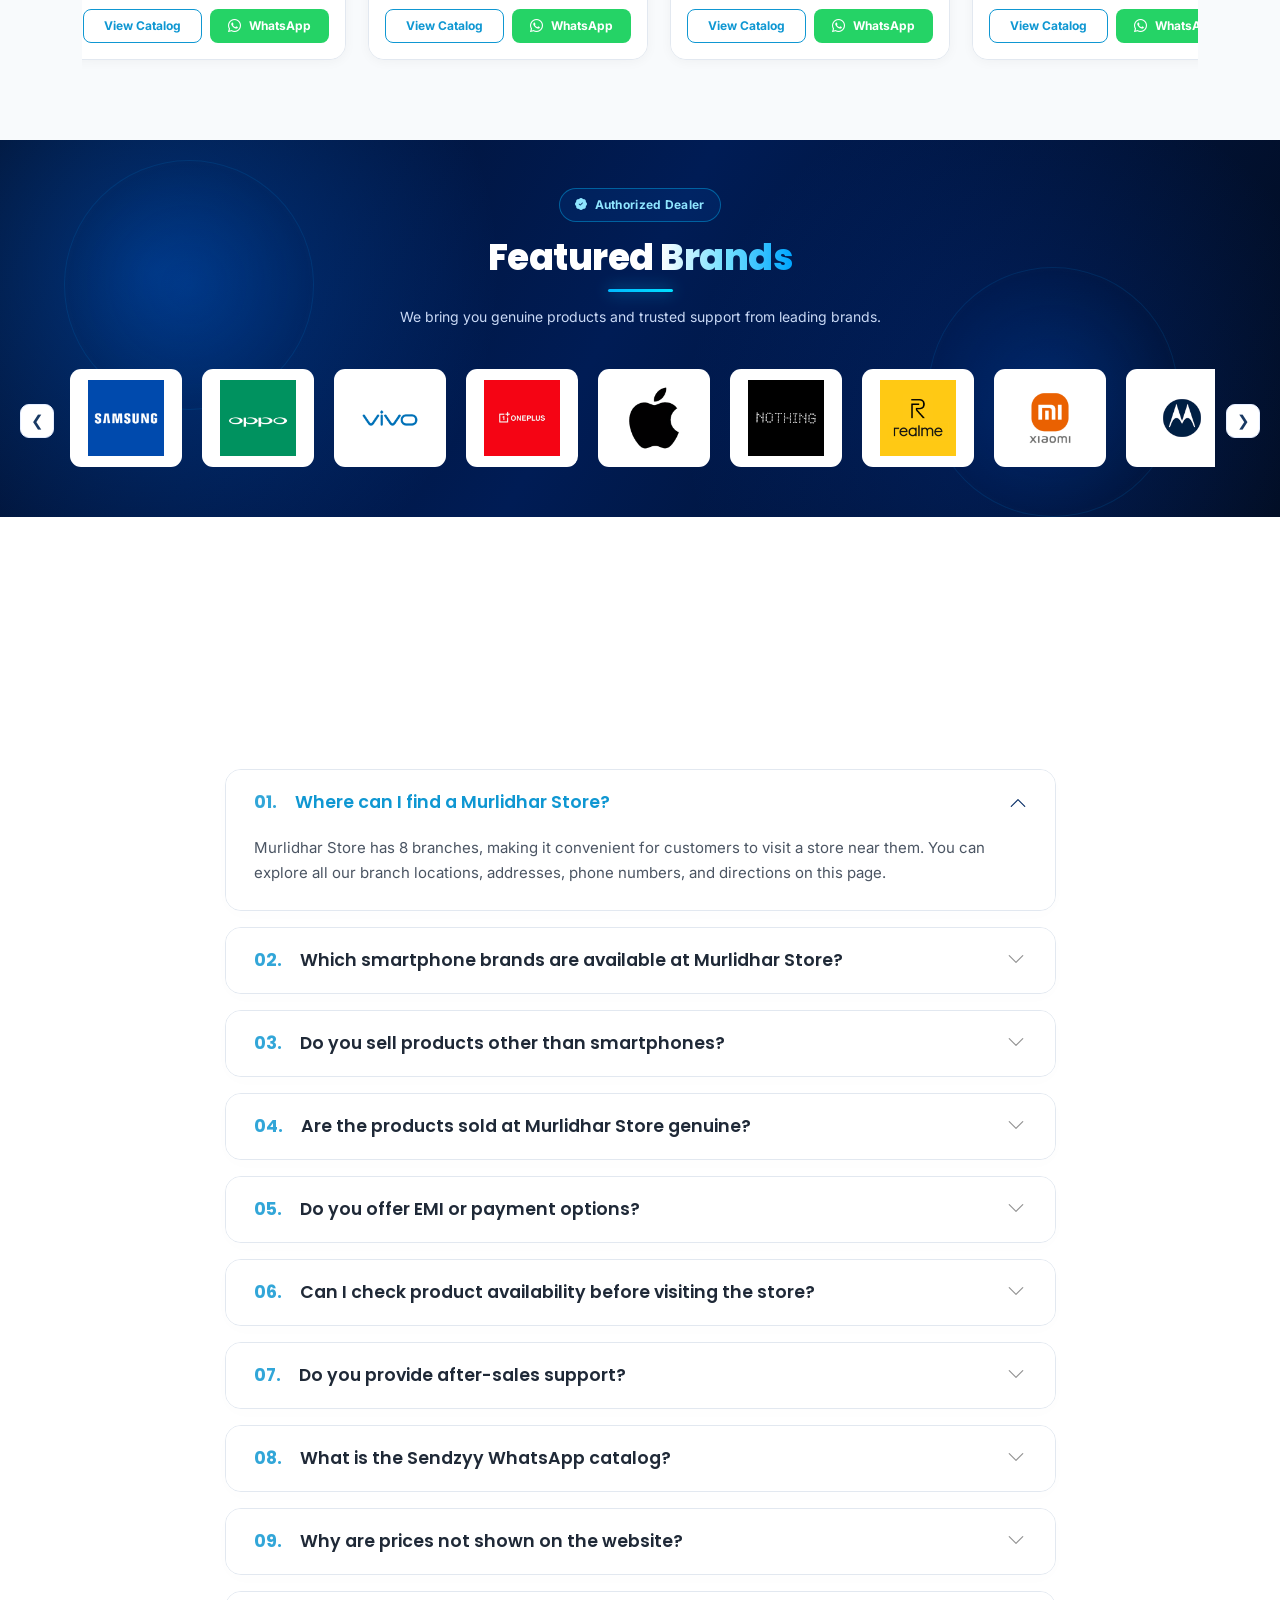
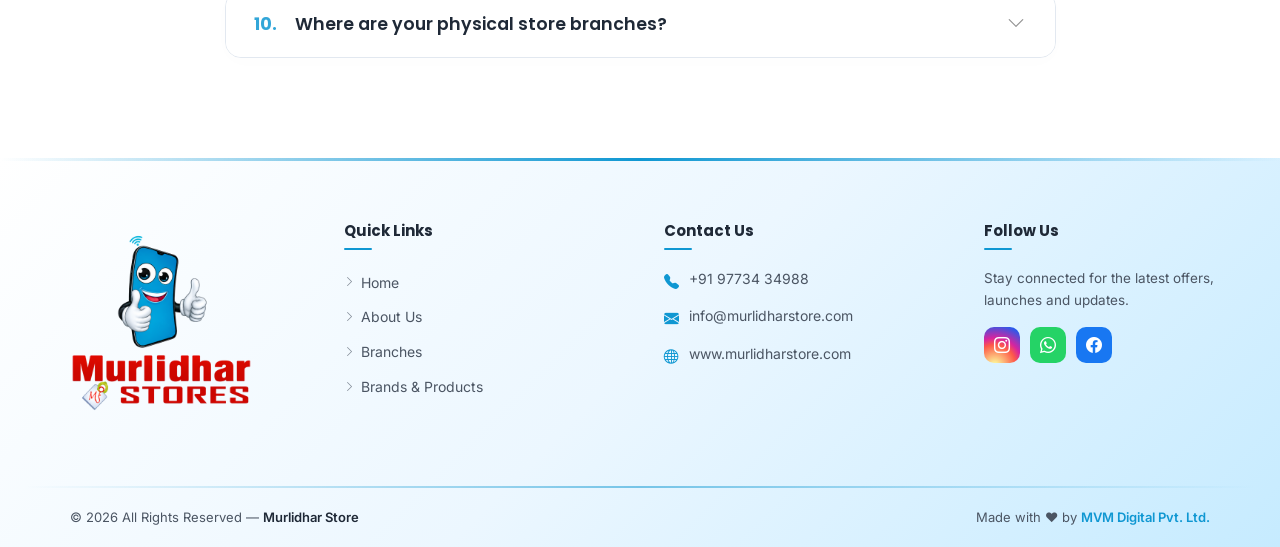
<file: home/index.html>
<!doctype html>
<html lang="en">

<head>
    <meta charset="UTF-8" />
    <meta name="viewport" content="width=device-width, initial-scale=1.0" />
    <title>Murlidhar Store | Smart TVs, ACs, Refrigerators, Washing Machines &amp; Smartphones in Ahmedabad</title>
    <meta name="description"
        content="Murlidhar Store is an authorized electronics dealer in Ahmedabad. Explore Smart TVs, Air Conditioners, Refrigerators, Washing Machines and Smartphones with No-Cost EMI and exchange offers." />
    <link rel="canonical" href="https://www.murlidharstore.com/home/" />
    <meta property="og:title" content="Murlidhar Store | Genuine Electronics &amp; Appliances" />
    <meta property="og:description" content="Best offers, No-Cost EMI, exchange and dedicated after-sales support." />
    <meta property="og:type" content="website" />
    <!-- Favicon -->
    <link rel="icon" type="image/png" href="../assets/img/ms-favicon-s.png" />
    <!-- Bootstrap 5 CSS -->
    <link rel="stylesheet" href="https://cdn.jsdelivr.net/npm/bootstrap@5.3.3/dist/css/bootstrap.min.css" />
    <!-- Bootstrap Icons -->
    <link rel="stylesheet" href="https://cdn.jsdelivr.net/npm/bootstrap-icons@1.11.3/font/bootstrap-icons.min.css" />
    <!-- Google Fonts -->
    <link rel="preconnect" href="https://fonts.googleapis.com" />
    <link rel="preconnect" href="https://fonts.gstatic.com" crossorigin />
    <link rel="stylesheet"
        href="https://fonts.googleapis.com/css2?family=Inter:wght@400;500;600;700&family=Poppins:wght@600;700;800&display=swap" />
    <!-- Custom Styles -->
    <link rel="stylesheet" href="../assets/css/style.css" />
    <script
        type="application/ld+json">{"@context": "https://schema.org", "@type": "FAQPage", "mainEntity": [{"@type": "Question", "name": "Do you offer EMI on appliances and smartphones?", "acceptedAnswer": {"@type": "Answer", "text": "Yes. We offer easy EMI options on cards and finance partners, and selected products come with No-Cost EMI. Message us on WhatsApp for current schemes on your chosen product."}}, {"@type": "Question", "name": "Can I exchange my old TV, AC or phone?", "acceptedAnswer": {"@type": "Answer", "text": "Yes. Bring your old device to a branch or share its details on WhatsApp and we will tell you the exchange value against your new purchase."}}, {"@type": "Question", "name": "Are the products genuine and covered by warranty?", "acceptedAnswer": {"@type": "Answer", "text": "Every product is 100% genuine, sold as an authorized dealer, and carries the brand’s manufacturer warranty. You receive a proper GST invoice and warranty card."}}, {"@type": "Question", "name": "What is the Sendzyy WhatsApp catalog?", "acceptedAnswer": {"@type": "Answer", "text": "It is our digital catalog on WhatsApp. Tap “View Catalog” on any product to browse models, specifications and photos, then message us directly to enquire."}}, {"@type": "Question", "name": "Why are prices not shown on the website?", "acceptedAnswer": {"@type": "Answer", "text": "Prices and offers change often with brand schemes and bank offers. Tap “WhatsApp Us” and our team will share the latest price and best deal quickly."}}, {"@type": "Question", "name": "Where are your physical store branches?", "acceptedAnswer": {"@type": "Answer", "text": "We have 8+ branches across Ahmedabad. Visit our Branches page for addresses, timings and maps."}}]}</script>
</head>




<body class="ms-solid-header">
    <header class="site-header">
        <nav class="main-nav" aria-label="Main navigation">
            <div class="main-nav__pill">
                <div class="main-nav__inner">
                    <!-- Logo -->
                    <a class="main-nav__brand logo-fade-up" href="../home/index.html">
                        <img src="../assets/img/ms-logo-h-cbg.png" alt="Murlidhar Store" class="main-nav__logo" />
                    </a>
                    <!-- Hamburger toggle (mobile) -->
                    <button class="main-nav__toggler" type="button" data-bs-toggle="collapse"
                        data-bs-target="#mainNavMenu" aria-controls="mainNavMenu" aria-expanded="false"
                        aria-label="Toggle navigation">
                        <i class="bi bi-list"></i>
                    </button>
                    <!-- Nav Links + Button -->
                    <div class="collapse navbar-collapse main-nav__collapse" id="mainNavMenu">
                        <ul class="navbar-nav main-nav__menu">
                            <li class="nav-item">
                                <a class="nav-link main-nav__link active" aria-current="page" href="index.html">Home</a>
                            </li>
                            <li class="nav-item">
                                <a class="nav-link main-nav__link" href="../about-us/index.html">About Us</a>
                            </li>
                            <li class="nav-item">
                                <a class="nav-link main-nav__link" href="../brands-&-products/index.html">Brands &amp;
                                    Products</a>
                            </li>
                            <li class="nav-item">
                                <a class="nav-link main-nav__link" href="../branches/index.html">Branches</a>
                            </li>
                        </ul>
                        <button class="ms-contact-btn" type="button"
                            onclick="window.location.href='../branches/index.html#contact-us'">
                            <i class="bi bi-telephone-fill ms-contact-btn__icon" aria-hidden="true"></i>
                            <span class="ms-contact-btn__text-wrap">
                                <span class="ms-contact-btn__text-default">Contact Us</span>
                                <span class="ms-contact-btn__text-hover">Call Now</span>
                            </span>
                        </button>
                    </div>
                </div>
            </div>
        </nav>
    </header>
    <main>
        




<!-- ==============================
     MURLIDHAR OFFER HERO SLIDER
================================ -->
<section class="ms-offer-hero" aria-label="Latest promotional offers">

  <div class="ms-offer-slider" id="msOfferSlider">

    <div class="ms-offer-track">

      <div class="ms-offer-slide is-active">
        <img
          src="../assets/img/Hero/murlidhar1.png"
          alt="Murlidhar Stores promotional offer 1"
          fetchpriority="high">
      </div>

      <div class="ms-offer-slide">
        <img
          src="../assets/img/Hero/murlidhar2.png"
          alt="Murlidhar Stores promotional offer 2"
          loading="lazy">
      </div>

      <div class="ms-offer-slide">
        <img
          src="../assets/img/Hero/murlidhar3.png"
          alt="Murlidhar Stores promotional offer 3"
          loading="lazy">
      </div>

      <div class="ms-offer-slide">
        <img
          src="../assets/img/Hero/murlidhar4.png"
          alt="Murlidhar Stores promotional offer 4"
          loading="lazy">
      </div>

    </div>

    <!-- Previous / Next -->
    <button
      class="ms-offer-arrow ms-offer-arrow--prev"
      type="button"
      aria-label="Previous offer">
      &#10094;
    </button>

    <button
      class="ms-offer-arrow ms-offer-arrow--next"
      type="button"
      aria-label="Next offer">
      &#10095;
    </button>

    <!-- Pagination dots -->
    <div class="ms-offer-dots" aria-label="Choose an offer">
      <button class="ms-offer-dot is-active"
              type="button"
              aria-label="Go to offer 1"
              aria-current="true"></button>

      <button class="ms-offer-dot"
              type="button"
              aria-label="Go to offer 2"></button>

      <button class="ms-offer-dot"
              type="button"
              aria-label="Go to offer 3"></button>

      <button class="ms-offer-dot"
              type="button"
              aria-label="Go to offer 4"></button>
    </div>

  </div>
</section>



        <!-- Kohinoor-style Trust & Store Advantage Bar -->
        <section class="ms-trust-bar" aria-label="Murlidhar Store Advantages">
            <div class="container">
                <div class="ms-trust-bar__grid">
                    <div class="ms-trust-bar__item">
                        <div class="ms-trust-bar__icon-wrap"><i class="bi bi-tag-fill"></i></div>
                        <div class="ms-trust-bar__content">
                            <h4 class="ms-trust-bar__title">Best Price In Store</h4>
                            <p class="ms-trust-bar__sub">Guaranteed Best Retail Deals</p>
                        </div>
                    </div>
                    <div class="ms-trust-bar__item">
                        <div class="ms-trust-bar__icon-wrap"><i class="bi bi-percent"></i></div>
                        <div class="ms-trust-bar__content">
                            <h4 class="ms-trust-bar__title">0% No Cost EMI</h4>
                            <p class="ms-trust-bar__sub">On All Major Cards &amp; Finance</p>
                        </div>
                    </div>
                    <div class="ms-trust-bar__item">
                        <div class="ms-trust-bar__icon-wrap"><i class="bi bi-patch-check-fill"></i></div>
                        <div class="ms-trust-bar__content">
                            <h4 class="ms-trust-bar__title">100% Genuine Brands</h4>
                            <p class="ms-trust-bar__sub">Brand Warranty &amp; GST Bill</p>
                        </div>
                    </div>
                    <div class="ms-trust-bar__item">
                        <div class="ms-trust-bar__icon-wrap"><i class="bi bi-truck"></i></div>
                        <div class="ms-trust-bar__content">
                            <h4 class="ms-trust-bar__title">Fast Delivery &amp; Demo</h4>
                            <p class="ms-trust-bar__sub">Free Setup Across Ahmedabad</p>
                        </div>
                    </div>
                </div>
            </div>
        </section>

       
<!-- PRODUCT CATEGORIES SECTION -->
<section class="ms-categories" id="shop-categories">
  <div class="ms-categories__container">

    <div class="ms-categories__heading">
      <div>
        <span class="ms-categories__eyebrow">
          ✦ Shop by Category
        </span>

        <h2>
          Explore Our
          <span>Product Categories</span> 
        </h2>

        <p>
          From the latest smartphones to home appliances,
          accessories and more — find everything you need
          at Murlidhar Stores.
        </p>
      </div>

      <div class="ms-categories__tagline">
        Good Products<br>
        Better Life
      </div>
    </div>

    <div class="ms-categories__grid">

      <a href="../brands-&-products/"
         class="ms-category-card ms-category-card--blue">
        <div class="ms-category-card__content">
          <span class="ms-category-card__icon">📱</span>
          <h3>Smartphones</h3>
          <p>Latest models from top brands.</p>
          <span class="ms-category-card__button">
            Explore Now <span>→</span>
          </span>
        </div>
        <img
          src="../assets/img/services/d3b8116e43aceef6e6f49ce02c46112e.jpg"
          alt="Smartphones"
          loading="lazy">
      </a>

      <a href="../brands-&-products/"
         class="ms-category-card ms-category-card--pink">
        <div class="ms-category-card__content">
          <span class="ms-category-card__icon">🛡️</span>
          <h3>Mobile Covers</h3>
          <p>Stylish protection for your phone.</p>
          <span class="ms-category-card__button">
            Explore Now <span>→</span>
          </span>
        </div>
        <img src="../assets/img/services/category-covers.png" alt="Headphones Service"
                                class="service-product-img"
          loading="lazy">
      </a>

      <a href="../brands-&-products/"
         class="ms-category-card ms-category-card--green">
        <div class="ms-category-card__content">
          <span class="ms-category-card__icon">⚡</span>
          <h3>Small Appliances</h3>
          <p>Everyday essentials for your home.</p>
          <span class="ms-category-card__button">
            Explore Now <span>→</span>
          </span>
        </div>
        <img
          src="../assets/img/services/smallaplinces.png"
          alt="Small appliances"
          loading="lazy">
      </a>

      <a href="../brands-&-products/"
         class="ms-category-card ms-category-card--orange">
        <div class="ms-category-card__content">
          <span class="ms-category-card__icon">🍹</span>
          <h3>Mixers &amp; Grinders</h3>
          <p>Make cooking easier and faster.</p>
          <span class="ms-category-card__button">
            Explore Now <span>→</span>
          </span>
        </div>
        <img
          src="../assets/img/services/mixer.png"
          alt="Mixer grinder"
          loading="lazy">
      </a>

      <a href="../brands-&-products/"
         class="ms-category-card ms-category-card--purple">
        <div class="ms-category-card__content">
          <span class="ms-category-card__icon">🎧</span>
          <h3>Headphones</h3>
          <p>Immersive sound for every mood.</p>
          <span class="ms-category-card__button">
            Explore Now <span>→</span>
          </span>
        </div>
        <img src="../assets/img/services/headphone.png" alt="Headphones Service"
                                class="service-product-img" loading="lazy">
      </a>

      <a href="../brands-&-products/"
         class="ms-category-card ms-category-card--sky">
        <div class="ms-category-card__content">
          <span class="ms-category-card__icon">🔊</span>
          <h3>Speakers</h3>
          <p>Powerful sound, anywhere you go.</p>
          <span class="ms-category-card__button">
            Explore Now <span>→</span>
          </span>
        </div>
        <img src="../assets/img/services/speacker.png" alt="Headphones Service"
                                class="service-product-img"
          loading="lazy">
      </a>

      <a href="../brands-&-products/"
         class="ms-category-card ms-category-card--rose">
        <div class="ms-category-card__content">
          <span class="ms-category-card__icon">📺</span>
          <h3>LED TVs</h3>
          <p>Brilliant visuals, bigger moments.</p>
          <span class="ms-category-card__button">
            Explore Now <span>→</span>
          </span>
        </div>
        <img src="../assets/img/services/TV.png" alt="Headphones Service"
                                class="service-product-img"
          loading="lazy">
      </a>

      <a href="../brands-&-products/"
         class="ms-category-card ms-category-card--cyan">
        <div class="ms-category-card__content">
          <span class="ms-category-card__icon">🏠</span>
          <h3>Home Appliances</h3>
          <p>Smart solutions for modern living.</p>
          <span class="ms-category-card__button">
            Explore Now <span>→</span>
          </span>
        </div>
        <img
          src="../assets/img/services/home.png"
          alt="Home appliances"
          loading="lazy">
      </a>

    </div>
  </div>
</section>

 <!-- SECTION 5: SMARTPHONES -->
        <section class="ms-section" id="smartphones" aria-labelledby="h-smartphones">
            <div class="container">
                <div class="ms-section__head">
                    <div class="ms-section__title-group">
                        <span class="ms-section__badge ms-section__badge--green"><i class="bi bi-phone"></i> Latest 5G
                            Tech</span>
                        <h2 class="section-title" id="h-smartphones">Flagship &amp; 5G Smartphones</h2>
                        <p class="ms-section__sub">Latest 5G smartphones, flagship cameras &amp; exchange bonus on all
                            top brands</p>
                    </div>
                    <div class="ms-rail__nav">
                        <button class="ms-rail__btn" type="button" data-dir="-1" aria-label="Scroll Smartphones left"><i
                                class="bi bi-chevron-left"></i></button>
                        <button class="ms-rail__btn" type="button" data-dir="1" aria-label="Scroll Smartphones right"><i
                                class="bi bi-chevron-right"></i></button>
                    </div>
                </div>
                <div class="ms-rail" tabindex="0" role="region" aria-label="Smartphones products">
                    <!-- Mobile 1 (User Asset) -->
                    <article class="ms-card">
                        <figure class="ms-card__media">
                            <img src="../assets/img/MOBILE/download.png" alt="Apple iPhone 16 Pro Max" width="320"
                                height="240" loading="lazy">
                        </figure>
                        <div class="ms-card__body">
                            <span class="ms-card__brand">Apple</span>
                            <h3 class="ms-card__title">Apple iPhone 16 Pro &amp; 16 Series</h3>
                            <p class="ms-card__desc">A18 Pro Bionic, Camera Control button, 48MP Fusion Camera &amp;
                                Titanium Build.</p>
                        </div>
                        <div class="ms-card__foot">
                            <a class="ms-btn ms-btn--ghost"
                                href="https://wa.me/919773434988?text=Hi%20Murlidhar%20Store%2C%20please%20share%20the%20product%20catalog."
                                target="_blank" rel="noopener">View Catalog</a>
                            <a class="ms-btn ms-btn--wa"
                                href="https://wa.me/919773434988?text=Hi%20Murlidhar%20Store%2C%20I%20am%20interested%20in%3A%20Apple%20iPhone%20Series"
                                target="_blank" rel="noopener"><i class="bi bi-whatsapp" aria-hidden="true"></i>
                                WhatsApp</a>
                        </div>
                    </article>

                    <!-- Mobile 2 (User Asset) -->
                    <article class="ms-card">
                        <figure class="ms-card__media">
                            <img src="../assets/img/MOBILE/9621f185d250f39e520ffe4efe926520.jpg"
                                alt="Samsung Galaxy S24 Ultra & S Series" width="320" height="240" loading="lazy">
                        </figure>
                        <div class="ms-card__body">
                            <span class="ms-card__brand">Samsung</span>
                            <h3 class="ms-card__title">Samsung Galaxy S24 Ultra &amp; A-Series</h3>
                            <p class="ms-card__desc">Galaxy AI features, 200MP Nightography, S Pen &amp; Dynamic AMOLED
                                2X display.</p>
                        </div>
                        <div class="ms-card__foot">
                            <a class="ms-btn ms-btn--ghost"
                                href="https://wa.me/919773434988?text=Hi%20Murlidhar%20Store%2C%20please%20share%20the%20product%20catalog."
                                target="_blank" rel="noopener">View Catalog</a>
                            <a class="ms-btn ms-btn--wa"
                                href="https://wa.me/919773434988?text=Hi%20Murlidhar%20Store%2C%20I%20am%20interested%20in%3A%20Samsung%20Galaxy%20Series"
                                target="_blank" rel="noopener"><i class="bi bi-whatsapp" aria-hidden="true"></i>
                                WhatsApp</a>
                        </div>
                    </article>

                    <!-- Mobile 3 (User Asset) -->
                    <article class="ms-card">
                        <figure class="ms-card__media">
                            <img src="../assets/img/MOBILE/d3b8116e43aceef6e6f49ce02c46112e.jpg"
                                alt="OnePlus 12 & Nord Series" width="320" height="240" loading="lazy">
                        </figure>
                        <div class="ms-card__body">
                            <span class="ms-card__brand">OnePlus</span>
                            <h3 class="ms-card__title">OnePlus 12 5G &amp; Nord CE 4 Series</h3>
                            <p class="ms-card__desc">Snapdragon 8 Gen 3, Hasselblad 4th Gen Camera &amp; 100W SUPERVOOC
                                charging.</p>
                        </div>
                        <div class="ms-card__foot">
                            <a class="ms-btn ms-btn--ghost"
                                href="https://wa.me/919773434988?text=Hi%20Murlidhar%20Store%2C%20please%20share%20the%20product%20catalog."
                                target="_blank" rel="noopener">View Catalog</a>
                            <a class="ms-btn ms-btn--wa"
                                href="https://wa.me/919773434988?text=Hi%20Murlidhar%20Store%2C%20I%20am%20interested%20in%3A%20OnePlus%20Nord%20%26%20Series"
                                target="_blank" rel="noopener"><i class="bi bi-whatsapp" aria-hidden="true"></i>
                                WhatsApp</a>
                        </div>
                    </article>

                    <!-- Mobile 4 (User Asset) -->
                    <article class="ms-card">
                        <figure class="ms-card__media">
                            <img src="../assets/img/MOBILE/xiomee.jpg" alt="Redmi Note 13 Pro+ 5G" width="320"
                                height="240" loading="lazy">
                        </figure>
                        <div class="ms-card__body">
                            <span class="ms-card__brand">Xiaomi</span>
                            <h3 class="ms-card__title">Redmi Note 13 Pro+ 5G Smartphone</h3>
                            <p class="ms-card__desc">200MP OIS Camera, 120W HyperCharge 0-100% in 19 mins &amp; IP68
                                water resistance.</p>
                        </div>
                        <div class="ms-card__foot">
                            <a class="ms-btn ms-btn--ghost"
                                href="https://wa.me/919773434988?text=Hi%20Murlidhar%20Store%2C%20please%20share%20the%20product%20catalog."
                                target="_blank" rel="noopener">View Catalog</a>
                            <a class="ms-btn ms-btn--wa"
                                href="https://wa.me/919773434988?text=Hi%20Murlidhar%20Store%2C%20I%20am%20interested%20in%3A%20Redmi%20Note%20Series"
                                target="_blank" rel="noopener"><i class="bi bi-whatsapp" aria-hidden="true"></i>
                                WhatsApp</a>
                        </div>
                    </article>

                    <!-- Mobile 5 -->
                    <article class="ms-card">
                        <figure class="ms-card__media">
                            <img src="../assets/img/products/phone-vivo.png" alt="Vivo V30 Pro & V-Series" width="320"
                                height="240" loading="lazy">
                        </figure>
                        <div class="ms-card__body">
                            <span class="ms-card__brand">Vivo</span>
                            <h3 class="ms-card__title">Vivo V30 Pro &amp; T-Series 5G</h3>
                            <p class="ms-card__desc">ZEISS Professional Portrait Camera, Studio-Quality Aura Light &amp;
                                3D Curved 1.5K.</p>
                        </div>
                        <div class="ms-card__foot">
                            <a class="ms-btn ms-btn--ghost"
                                href="https://wa.me/919773434988?text=Hi%20Murlidhar%20Store%2C%20please%20share%20the%20product%20catalog."
                                target="_blank" rel="noopener">View Catalog</a>
                            <a class="ms-btn ms-btn--wa"
                                href="https://wa.me/919773434988?text=Hi%20Murlidhar%20Store%2C%20I%20am%20interested%20in%3A%20Vivo%20%26%20Realme%20Phones"
                                target="_blank" rel="noopener"><i class="bi bi-whatsapp" aria-hidden="true"></i>
                                WhatsApp</a>
                        </div>
                    </article>

                    <!-- Mobile 6 -->
                    <article class="ms-card">
                        <figure class="ms-card__media">
                            <img src="../assets/img/products/phone-realme.png" alt="Realme 12 Pro+ 5G" width="320"
                                height="240" loading="lazy">
                        </figure>
                        <div class="ms-card__body">
                            <span class="ms-card__brand">Realme</span>
                            <h3 class="ms-card__title">Realme 12 Pro+ 5G Luxury Edition</h3>
                            <p class="ms-card__desc">Periscope Portrait Camera, Luxury Watch Design &amp; 120Hz Curved
                                Display.</p>
                        </div>
                        <div class="ms-card__foot">
                            <a class="ms-btn ms-btn--ghost"
                                href="https://wa.me/919773434988?text=Hi%20Murlidhar%20Store%2C%20please%20share%20the%20product%20catalog."
                                target="_blank" rel="noopener">View Catalog</a>
                            <a class="ms-btn ms-btn--wa"
                                href="https://wa.me/919773434988?text=Hi%20Murlidhar%20Store%2C%20I%20am%20interested%20in%3A%20Realme%20Phones"
                                target="_blank" rel="noopener"><i class="bi bi-whatsapp" aria-hidden="true"></i>
                                WhatsApp</a>
                        </div>
                    </article>

                    <!-- Mobile 7 -->
                    <article class="ms-card">
                        <figure class="ms-card__media">
                            <img src="../assets/img/products/phone-oppo.png" alt="Oppo Reno 11 Pro 5G" width="320"
                                height="240" loading="lazy">
                        </figure>
                        <div class="ms-card__body">
                            <span class="ms-card__brand">Oppo</span>
                            <h3 class="ms-card__title">Oppo Reno 11 Pro 5G Camera Phone</h3>
                            <p class="ms-card__desc">32MP 2X Telephoto Portrait Camera, 80W SUPERVOOC &amp; Natural
                                Aesthetic design.</p>
                        </div>
                        <div class="ms-card__foot">
                            <a class="ms-btn ms-btn--ghost"
                                href="https://wa.me/919773434988?text=Hi%20Murlidhar%20Store%2C%20please%20share%20the%20product%20catalog."
                                target="_blank" rel="noopener">View Catalog</a>
                            <a class="ms-btn ms-btn--wa"
                                href="https://wa.me/919773434988?text=Hi%20Murlidhar%20Store%2C%20I%20am%20interested%20in%3A%20Oppo%20Reno%20Series"
                                target="_blank" rel="noopener"><i class="bi bi-whatsapp" aria-hidden="true"></i>
                                WhatsApp</a>
                        </div>
                    </article>
                </div>
            </div>
        </section>



        <!-- SECTION 1: SMART TVS & AUDIO -->
        <section class="ms-section" id="smart-tvs" aria-labelledby="h-smart-tvs">
            <div class="container">
                <div class="ms-section__head">
                    <div class="ms-section__title-group">
                        <span class="ms-section__badge ms-section__badge--blue"><i class="bi bi-tv"></i> Bestsellers
                            &amp; Home Audio</span>
                        <h2 class="section-title" id="h-smart-tvs">Smart TVs &amp; Home Entertainment</h2>
                        <p class="ms-section__sub">Explore top-selling 4K, OLED &amp; QLED Smart TVs with instant
                            delivery &amp; free demo</p>
                    </div>
                    <div class="ms-rail__nav">
                        <button class="ms-rail__btn" type="button" data-dir="-1" aria-label="Scroll Smart TVs left"><i
                                class="bi bi-chevron-left"></i></button>
                        <button class="ms-rail__btn" type="button" data-dir="1" aria-label="Scroll Smart TVs right"><i
                                class="bi bi-chevron-right"></i></button>
                    </div>
                </div>
                <div class="ms-rail" tabindex="0" role="region" aria-label="Smart TVs products">
                    <!-- TV 1 (User Asset) -->
                    <article class="ms-card">
                        <figure class="ms-card__media">
                            <img src="../assets/img/TV/03d3823f5a412de7efbb6269c546f5e5.jpg"
                                alt="Samsung Crystal 4K Smart TV" width="320" height="240" loading="lazy">
                        </figure>
                        <div class="ms-card__body">
                            <span class="ms-card__brand">Samsung</span>
                            <h3 class="ms-card__title">Samsung Crystal 4K iSmart UHD TV</h3>
                            <p class="ms-card__desc">4K UHD Display, PurColor, Crystal Processor 4K &amp; HDR 10+
                                support.</p>
                        </div>
                        <div class="ms-card__foot">
                            <a class="ms-btn ms-btn--ghost"
                                href="https://wa.me/919773434988?text=Hi%20Murlidhar%20Store%2C%20please%20share%20the%20product%20catalog."
                                target="_blank" rel="noopener">View Catalog</a>
                            <a class="ms-btn ms-btn--wa"
                                href="https://wa.me/919773434988?text=Hi%20Murlidhar%20Store%2C%20I%20am%20interested%20in%3A%20Samsung%20Crystal%204K%20Smart%20TV"
                                target="_blank" rel="noopener"><i class="bi bi-whatsapp" aria-hidden="true"></i>
                                WhatsApp</a>
                        </div>
                    </article>

                    <!-- TV 2 (User Asset) -->
                    <article class="ms-card">
                        <figure class="ms-card__media">
                            <img src="../assets/img/TV/5780ac2b64c9f4177054455119124a8e.jpg"
                                alt="LG 4K UHD AI webOS Smart TV" width="320" height="240" loading="lazy">
                        </figure>
                        <div class="ms-card__body">
                            <span class="ms-card__brand">LG</span>
                            <h3 class="ms-card__title">LG 4K UHD AI webOS Smart TV</h3>
                            <p class="ms-card__desc">α5 Gen6 AI Processor 4K, 4K Upscaling, ThinQ AI &amp; Magic Remote.
                            </p>
                        </div>
                        <div class="ms-card__foot">
                            <a class="ms-btn ms-btn--ghost"
                                href="https://wa.me/919773434988?text=Hi%20Murlidhar%20Store%2C%20please%20share%20the%20product%20catalog."
                                target="_blank" rel="noopener">View Catalog</a>
                            <a class="ms-btn ms-btn--wa"
                                href="https://wa.me/919773434988?text=Hi%20Murlidhar%20Store%2C%20I%20am%20interested%20in%3A%20LG%20UHD%20Smart%20TV%20with%20webOS"
                                target="_blank" rel="noopener"><i class="bi bi-whatsapp" aria-hidden="true"></i>
                                WhatsApp</a>
                        </div>
                    </article>

                    <!-- TV 3 (User Asset) -->
                    <article class="ms-card">
                        <figure class="ms-card__media">
                            <img src="../assets/img/TV/feda6f04f15127e51576612e6542eda3.jpg"
                                alt="Sony Bravia 4K Google TV" width="320" height="240" loading="lazy">
                        </figure>
                        <div class="ms-card__body">
                            <span class="ms-card__brand">Sony</span>
                            <h3 class="ms-card__title">Sony Bravia 4K Ultra HD Google TV</h3>
                            <p class="ms-card__desc">X1 4K HDR Processor, Triluminos Pro, Dolby Audio &amp; Voice
                                Search.</p>
                        </div>
                        <div class="ms-card__foot">
                            <a class="ms-btn ms-btn--ghost"
                                href="https://wa.me/919773434988?text=Hi%20Murlidhar%20Store%2C%20please%20share%20the%20product%20catalog."
                                target="_blank" rel="noopener">View Catalog</a>
                            <a class="ms-btn ms-btn--wa"
                                href="https://wa.me/919773434988?text=Hi%20Murlidhar%20Store%2C%20I%20am%20interested%20in%3A%20Sony%20Bravia%204K%20Google%20TV"
                                target="_blank" rel="noopener"><i class="bi bi-whatsapp" aria-hidden="true"></i>
                                WhatsApp</a>
                        </div>
                    </article>

                    <!-- TV 4 (User Asset) -->
                    <article class="ms-card">
                        <figure class="ms-card__media">
                            <img src="../assets/img/TV/c18bd098b5a1ea6af3aab3c47cc9a147.jpg" alt="OnePlus Y1S Pro 4K TV"
                                width="320" height="240" loading="lazy">
                        </figure>
                        <div class="ms-card__body">
                            <span class="ms-card__brand">OnePlus</span>
                            <h3 class="ms-card__title">OnePlus Y1S Pro 4K Android TV</h3>
                            <p class="ms-card__desc">Gamma Engine, Dolby Audio, Bezel-less design &amp; OnePlus Connect
                                2.0.</p>
                        </div>
                        <div class="ms-card__foot">
                            <a class="ms-btn ms-btn--ghost"
                                href="https://wa.me/919773434988?text=Hi%20Murlidhar%20Store%2C%20please%20share%20the%20product%20catalog."
                                target="_blank" rel="noopener">View Catalog</a>
                            <a class="ms-btn ms-btn--wa"
                                href="https://wa.me/919773434988?text=Hi%20Murlidhar%20Store%2C%20I%20am%20interested%20in%3A%20OnePlus%20Y1S%20Pro%204K%20TV"
                                target="_blank" rel="noopener"><i class="bi bi-whatsapp" aria-hidden="true"></i>
                                WhatsApp</a>
                        </div>
                    </article>

                    <!-- TV 5 -->
                    <article class="ms-card">
                        <figure class="ms-card__media">
                            <img src="../assets/img/products/tv-redmi-smart.png" alt="Redmi Smart Google TV" width="320"
                                height="240" loading="lazy">
                        </figure>
                        <div class="ms-card__body">
                            <span class="ms-card__brand">Xiaomi / Redmi</span>
                            <h3 class="ms-card__title">Redmi Smart 4K Google TV Series</h3>
                            <p class="ms-card__desc">Vivid Picture Engine, PatchWall+ with Google TV &amp; 30W Dolby
                                Audio.</p>
                        </div>
                        <div class="ms-card__foot">
                            <a class="ms-btn ms-btn--ghost"
                                href="https://wa.me/919773434988?text=Hi%20Murlidhar%20Store%2C%20please%20share%20the%20product%20catalog."
                                target="_blank" rel="noopener">View Catalog</a>
                            <a class="ms-btn ms-btn--wa"
                                href="https://wa.me/919773434988?text=Hi%20Murlidhar%20Store%2C%20I%20am%20interested%20in%3A%20Redmi%20Smart%20Google%20TV"
                                target="_blank" rel="noopener"><i class="bi bi-whatsapp" aria-hidden="true"></i>
                                WhatsApp</a>
                        </div>
                    </article>

                    <!-- TV 6 -->
                    <article class="ms-card">
                        <figure class="ms-card__media">
                            <img src="../assets/img/products/tv-tcl-qled.png" alt="TCL Metallic 4K QLED Google TV"
                                width="320" height="240" loading="lazy">
                        </figure>
                        <div class="ms-card__body">
                            <span class="ms-card__brand">TCL</span>
                            <h3 class="ms-card__title">TCL Metallic 4K QLED Google TV</h3>
                            <p class="ms-card__desc">Quantum Dot Color, AiPQ Engine 3.0, Dolby Vision &amp; Atmos cinema
                                sound.</p>
                        </div>
                        <div class="ms-card__foot">
                            <a class="ms-btn ms-btn--ghost"
                                href="https://wa.me/919773434988?text=Hi%20Murlidhar%20Store%2C%20please%20share%20the%20product%20catalog."
                                target="_blank" rel="noopener">View Catalog</a>
                            <a class="ms-btn ms-btn--wa"
                                href="https://wa.me/919773434988?text=Hi%20Murlidhar%20Store%2C%20I%20am%20interested%20in%3A%20TCL%20QLED%20Google%20TV"
                                target="_blank" rel="noopener"><i class="bi bi-whatsapp" aria-hidden="true"></i>
                                WhatsApp</a>
                        </div>
                    </article>

                    <!-- TV 7 -->
                    <article class="ms-card">
                        <figure class="ms-card__media">
                            <img src="../assets/img/products/tv-vu-gloled.png" alt="Vu GloLED 4K Google TV" width="320"
                                height="240" loading="lazy">
                        </figure>
                        <div class="ms-card__body">
                            <span class="ms-card__brand">Vu</span>
                            <h3 class="ms-card__title">Vu GloLED 4K Google Smart TV</h3>
                            <p class="ms-card__desc">Glo Panel with 94% NTSC color, 84W DJ Bass Subwoofer built-in.</p>
                        </div>
                        <div class="ms-card__foot">
                            <a class="ms-btn ms-btn--ghost"
                                href="https://wa.me/919773434988?text=Hi%20Murlidhar%20Store%2C%20please%20share%20the%20product%20catalog."
                                target="_blank" rel="noopener">View Catalog</a>
                            <a class="ms-btn ms-btn--wa"
                                href="https://wa.me/919773434988?text=Hi%20Murlidhar%20Store%2C%20I%20am%20interested%20in%3A%20Vu%20GloLED%204K%20TV"
                                target="_blank" rel="noopener"><i class="bi bi-whatsapp" aria-hidden="true"></i>
                                WhatsApp</a>
                        </div>
                    </article>
                </div>
            </div>
        </section>

        <!-- SECTION 2: AIR CONDITIONERS -->
        <section class="ms-section ms-section--alt" id="air-conditioners" aria-labelledby="h-air-conditioners">
            <div class="container">
                <div class="ms-section__head">
                    <div class="ms-section__title-group">
                        <span class="ms-section__badge ms-section__badge--cyan"><i class="bi bi-snow"></i> Summer
                            Specials</span>
                        <h2 class="section-title" id="h-air-conditioners">Inverter Air Conditioners</h2>
                        <p class="ms-section__sub">5-Star energy efficient split &amp; inverter ACs from leading global
                            brands</p>
                    </div>
                    <div class="ms-rail__nav">
                        <button class="ms-rail__btn" type="button" data-dir="-1"
                            aria-label="Scroll Air Conditioners left"><i class="bi bi-chevron-left"></i></button>
                        <button class="ms-rail__btn" type="button" data-dir="1"
                            aria-label="Scroll Air Conditioners right"><i class="bi bi-chevron-right"></i></button>
                    </div>
                </div>
                <div class="ms-rail" tabindex="0" role="region" aria-label="Air Conditioners products">
                    <article class="ms-card">
                        <figure class="ms-card__media">
                            <img src="../assets/img/products/ac-daikin.png" alt="Daikin Inverter Split AC" width="320"
                                height="240" loading="lazy">
                        </figure>
                        <div class="ms-card__body">
                            <span class="ms-card__brand">Daikin</span>
                            <h3 class="ms-card__title">Daikin 5 Star Inverter Split AC</h3>
                            <p class="ms-card__desc">PM 2.5 filter, Triple Display, Coanda airflow &amp; Power Chill
                                operation.</p>
                        </div>
                        <div class="ms-card__foot">
                            <a class="ms-btn ms-btn--ghost"
                                href="https://wa.me/919773434988?text=Hi%20Murlidhar%20Store%2C%20please%20share%20the%20product%20catalog."
                                target="_blank" rel="noopener">View Catalog</a>
                            <a class="ms-btn ms-btn--wa"
                                href="https://wa.me/919773434988?text=Hi%20Murlidhar%20Store%2C%20I%20am%20interested%20in%3A%20Daikin%20Inverter%20Split%20AC"
                                target="_blank" rel="noopener"><i class="bi bi-whatsapp" aria-hidden="true"></i>
                                WhatsApp</a>
                        </div>
                    </article>

                    <article class="ms-card">
                        <figure class="ms-card__media">
                            <img src="../assets/img/products/ac-lg-dual.png" alt="LG Dual Inverter AI AC" width="320"
                                height="240" loading="lazy">
                        </figure>
                        <div class="ms-card__body">
                            <span class="ms-card__brand">LG</span>
                            <h3 class="ms-card__title">LG AI DUAL Inverter Split AC</h3>
                            <p class="ms-card__desc">AI Dual Inverter, 6-in-1 convertible modes, Ocean Black Protection
                                copper.</p>
                        </div>
                        <div class="ms-card__foot">
                            <a class="ms-btn ms-btn--ghost"
                                href="https://wa.me/919773434988?text=Hi%20Murlidhar%20Store%2C%20please%20share%20the%20product%20catalog."
                                target="_blank" rel="noopener">View Catalog</a>
                            <a class="ms-btn ms-btn--wa"
                                href="https://wa.me/919773434988?text=Hi%20Murlidhar%20Store%2C%20I%20am%20interested%20in%3A%20LG%20Dual%20Inverter%20AI%20AC"
                                target="_blank" rel="noopener"><i class="bi bi-whatsapp" aria-hidden="true"></i>
                                WhatsApp</a>
                        </div>
                    </article>

                    <article class="ms-card">
                        <figure class="ms-card__media">
                            <img src="../assets/img/products/ac-voltas.png" alt="Voltas Inverter Split AC" width="320"
                                height="240" loading="lazy">
                        </figure>
                        <div class="ms-card__body">
                            <span class="ms-card__brand">Voltas</span>
                            <h3 class="ms-card__title">Voltas Adjustable Inverter Split AC</h3>
                            <p class="ms-card__desc">Cooling up to 52°C ambient, 4-in-1 adjustable mode &amp;
                                anti-microbial filter.</p>
                        </div>
                        <div class="ms-card__foot">
                            <a class="ms-btn ms-btn--ghost"
                                href="https://wa.me/919773434988?text=Hi%20Murlidhar%20Store%2C%20please%20share%20the%20product%20catalog."
                                target="_blank" rel="noopener">View Catalog</a>
                            <a class="ms-btn ms-btn--wa"
                                href="https://wa.me/919773434988?text=Hi%20Murlidhar%20Store%2C%20I%20am%20interested%20in%3A%20Voltas%20Inverter%20Split%20AC"
                                target="_blank" rel="noopener"><i class="bi bi-whatsapp" aria-hidden="true"></i>
                                WhatsApp</a>
                        </div>
                    </article>

                    <article class="ms-card">
                        <figure class="ms-card__media">
                            <img src="../assets/img/products/ac-samsung.png" alt="Samsung WindFree AC" width="320"
                                height="240" loading="lazy">
                        </figure>
                        <div class="ms-card__body">
                            <span class="ms-card__brand">Samsung</span>
                            <h3 class="ms-card__title">Samsung WindFree Inverter Smart AC</h3>
                            <p class="ms-card__desc">Draft-free cooling with 23,000 micro-holes, AI Auto Cooling &amp;
                                SmartThings.</p>
                        </div>
                        <div class="ms-card__foot">
                            <a class="ms-btn ms-btn--ghost"
                                href="https://wa.me/919773434988?text=Hi%20Murlidhar%20Store%2C%20please%20share%20the%20product%20catalog."
                                target="_blank" rel="noopener">View Catalog</a>
                            <a class="ms-btn ms-btn--wa"
                                href="https://wa.me/919773434988?text=Hi%20Murlidhar%20Store%2C%20I%20am%20interested%20in%3A%20Samsung%20WindFree%20AC"
                                target="_blank" rel="noopener"><i class="bi bi-whatsapp" aria-hidden="true"></i>
                                WhatsApp</a>
                        </div>
                    </article>

                    <article class="ms-card">
                        <figure class="ms-card__media">
                            <img src="../assets/img/products/ac-hitachi.png" alt="Hitachi Inverter Split AC" width="320"
                                height="240" loading="lazy">
                        </figure>
                        <div class="ms-card__body">
                            <span class="ms-card__brand">Hitachi</span>
                            <h3 class="ms-card__title">Hitachi Expandable Inverter Split AC</h3>
                            <p class="ms-card__desc">Xpandable+ technology, FrostWash auto-cleaning &amp; 100%
                                inner-grooved copper.</p>
                        </div>
                        <div class="ms-card__foot">
                            <a class="ms-btn ms-btn--ghost"
                                href="https://wa.me/919773434988?text=Hi%20Murlidhar%20Store%2C%20please%20share%20the%20product%20catalog."
                                target="_blank" rel="noopener">View Catalog</a>
                            <a class="ms-btn ms-btn--wa"
                                href="https://wa.me/919773434988?text=Hi%20Murlidhar%20Store%2C%20I%20am%20interested%20in%3A%20Hitachi%20Inverter%20AC"
                                target="_blank" rel="noopener"><i class="bi bi-whatsapp" aria-hidden="true"></i>
                                WhatsApp</a>
                        </div>
                    </article>

                    <article class="ms-card">
                        <figure class="ms-card__media">
                            <img src="../assets/img/products/ac-panasonic.png" alt="Panasonic Smart Inverter AC"
                                width="320" height="240" loading="lazy">
                        </figure>
                        <div class="ms-card__body">
                            <span class="ms-card__brand">Panasonic</span>
                            <h3 class="ms-card__title">Panasonic 7-in-1 Smart Inverter AC</h3>
                            <p class="ms-card__desc">Miraie App enabled, PM 0.1 Air Purification filter &amp; AI mode
                                efficiency.</p>
                        </div>
                        <div class="ms-card__foot">
                            <a class="ms-btn ms-btn--ghost"
                                href="https://wa.me/919773434988?text=Hi%20Murlidhar%20Store%2C%20please%20share%20the%20product%20catalog."
                                target="_blank" rel="noopener">View Catalog</a>
                            <a class="ms-btn ms-btn--wa"
                                href="https://wa.me/919773434988?text=Hi%20Murlidhar%20Store%2C%20I%20am%20interested%20in%3A%20Panasonic%20Inverter%20AC"
                                target="_blank" rel="noopener"><i class="bi bi-whatsapp" aria-hidden="true"></i>
                                WhatsApp</a>
                        </div>
                    </article>

                    <article class="ms-card">
                        <figure class="ms-card__media">
                            <img src="../assets/img/products/ac-carrier.png" alt="Carrier Flexicool Inverter AC"
                                width="320" height="240" loading="lazy">
                        </figure>
                        <div class="ms-card__body">
                            <span class="ms-card__brand">Carrier</span>
                            <h3 class="ms-card__title">Carrier Flexicool 6-in-1 Inverter AC</h3>
                            <p class="ms-card__desc">Dual Filtration with HD &amp; PM 2.5 filters, Insta Cool &amp;
                                Hydrophilic Fins.</p>
                        </div>
                        <div class="ms-card__foot">
                            <a class="ms-btn ms-btn--ghost"
                                href="https://wa.me/919773434988?text=Hi%20Murlidhar%20Store%2C%20please%20share%20the%20product%20catalog."
                                target="_blank" rel="noopener">View Catalog</a>
                            <a class="ms-btn ms-btn--wa"
                                href="https://wa.me/919773434988?text=Hi%20Murlidhar%20Store%2C%20I%20am%20interested%20in%3A%20Carrier%20Flexicool%20AC"
                                target="_blank" rel="noopener"><i class="bi bi-whatsapp" aria-hidden="true"></i>
                                WhatsApp</a>
                        </div>
                    </article>
                </div>
            </div>
        </section>

        <!-- SECTION 3: REFRIGERATORS & FREEZERS -->
        <section class="ms-section" id="refrigerators" aria-labelledby="h-refrigerators">
            <div class="container">
                <div class="ms-section__head">
                    <div class="ms-section__title-group">
                        <span class="ms-section__badge ms-section__badge--orange"><i class="bi bi-box-seam"></i> Fresh
                            &amp; Cool</span>
                        <h2 class="section-title" id="h-refrigerators">Refrigerators &amp; Freezers</h2>
                        <p class="ms-section__sub">Frost-free, side-by-side &amp; double door refrigerators with smart
                            inverter cooling</p>
                    </div>
                    <div class="ms-rail__nav">
                        <button class="ms-rail__btn" type="button" data-dir="-1"
                            aria-label="Scroll Refrigerators left"><i class="bi bi-chevron-left"></i></button>
                        <button class="ms-rail__btn" type="button" data-dir="1"
                            aria-label="Scroll Refrigerators right"><i class="bi bi-chevron-right"></i></button>
                    </div>
                </div>
                <div class="ms-rail" tabindex="0" role="region" aria-label="Refrigerators products">
                    <!-- Fridge 1 (User Asset) -->
                    <article class="ms-card">
                        <figure class="ms-card__media">
                            <img src="../assets/img/Fridge/image.png" alt="LG Double Door Frost-Free" width="320"
                                height="240" loading="lazy">
                        </figure>
                        <div class="ms-card__body">
                            <span class="ms-card__brand">LG</span>
                            <h3 class="ms-card__title">LG Double Door Frost-Free Refrigerator</h3>
                            <p class="ms-card__desc">Smart Inverter Compressor, Door Cooling+, Multi Air Flow &amp;
                                Smart Diagnosis.</p>
                        </div>
                        <div class="ms-card__foot">
                            <a class="ms-btn ms-btn--ghost"
                                href="https://wa.me/919773434988?text=Hi%20Murlidhar%20Store%2C%20please%20share%20the%20product%20catalog."
                                target="_blank" rel="noopener">View Catalog</a>
                            <a class="ms-btn ms-btn--wa"
                                href="https://wa.me/919773434988?text=Hi%20Murlidhar%20Store%2C%20I%20am%20interested%20in%3A%20LG%20Double%20Door%20Frost-Free"
                                target="_blank" rel="noopener"><i class="bi bi-whatsapp" aria-hidden="true"></i>
                                WhatsApp</a>
                        </div>
                    </article>

                    <!-- Fridge 2 (User Asset) -->
                    <article class="ms-card">
                        <figure class="ms-card__media">
                            <img src="../assets/img/Fridge/image2.jpg" alt="Samsung Twin Cooling Convertible Fridge"
                                width="320" height="240" loading="lazy">
                        </figure>
                        <div class="ms-card__body">
                            <span class="ms-card__brand">Samsung</span>
                            <h3 class="ms-card__title">Samsung Twin Cooling Convertible Fridge</h3>
                            <p class="ms-card__desc">Twin Cooling Plus, 5 Convertible Modes, Digital Inverter &amp;
                                Stabilizer Free.</p>
                        </div>
                        <div class="ms-card__foot">
                            <a class="ms-btn ms-btn--ghost"
                                href="https://wa.me/919773434988?text=Hi%20Murlidhar%20Store%2C%20please%20share%20the%20product%20catalog."
                                target="_blank" rel="noopener">View Catalog</a>
                            <a class="ms-btn ms-btn--wa"
                                href="https://wa.me/919773434988?text=Hi%20Murlidhar%20Store%2C%20I%20am%20interested%20in%3A%20Samsung%20Digital%20Inverter%20Fridge"
                                target="_blank" rel="noopener"><i class="bi bi-whatsapp" aria-hidden="true"></i>
                                WhatsApp</a>
                        </div>
                    </article>

                    <!-- Fridge 3 (User Asset) -->
                    <article class="ms-card">
                        <figure class="ms-card__media">
                            <img src="../assets/img/Fridge/image3.jpg" alt="Haier Expert Side-by-Side Refrigerator"
                                width="320" height="240" loading="lazy">
                        </figure>
                        <div class="ms-card__body">
                            <span class="ms-card__brand">Haier</span>
                            <h3 class="ms-card__title">Haier Expert Side-by-Side Refrigerator</h3>
                            <p class="ms-card__desc">Twin Inverter Technology, 100% Fridge Space conversion &amp; Deo
                                Fresh filter.</p>
                        </div>
                        <div class="ms-card__foot">
                            <a class="ms-btn ms-btn--ghost"
                                href="https://wa.me/919773434988?text=Hi%20Murlidhar%20Store%2C%20please%20share%20the%20product%20catalog."
                                target="_blank" rel="noopener">View Catalog</a>
                            <a class="ms-btn ms-btn--wa"
                                href="https://wa.me/919773434988?text=Hi%20Murlidhar%20Store%2C%20I%20am%20interested%20in%3A%20Haier%20Side-by-Side%20Fridge"
                                target="_blank" rel="noopener"><i class="bi bi-whatsapp" aria-hidden="true"></i>
                                WhatsApp</a>
                        </div>
                    </article>

                    <!-- Fridge 4 (User Asset) -->
                    <article class="ms-card">
                        <figure class="ms-card__media">
                            <img src="../assets/img/Fridge/image4.jpg" alt="Whirlpool IntelliFresh Frost-Free Fridge"
                                width="320" height="240" loading="lazy">
                        </figure>
                        <div class="ms-card__body">
                            <span class="ms-card__brand">Whirlpool</span>
                            <h3 class="ms-card__title">Whirlpool IntelliFresh Frost-Free Fridge</h3>
                            <p class="ms-card__desc">Intellisense Inverter Technology, Zeolite Technology &amp;
                                Microblock freshness.</p>
                        </div>
                        <div class="ms-card__foot">
                            <a class="ms-btn ms-btn--ghost"
                                href="https://wa.me/919773434988?text=Hi%20Murlidhar%20Store%2C%20please%20share%20the%20product%20catalog."
                                target="_blank" rel="noopener">View Catalog</a>
                            <a class="ms-btn ms-btn--wa"
                                href="https://wa.me/919773434988?text=Hi%20Murlidhar%20Store%2C%20I%20am%20interested%20in%3A%20Whirlpool%20Frost-Free%20Fridge"
                                target="_blank" rel="noopener"><i class="bi bi-whatsapp" aria-hidden="true"></i>
                                WhatsApp</a>
                        </div>
                    </article>

                    <!-- Fridge 5 -->
                    <article class="ms-card">
                        <figure class="ms-card__media">
                            <img src="../assets/img/products/fridge-godrej.png"
                                alt="Godrej Eon Vibe Inverter Refrigerator" width="320" height="240" loading="lazy">
                        </figure>
                        <div class="ms-card__body">
                            <span class="ms-card__brand">Godrej</span>
                            <h3 class="ms-card__title">Godrej Eon Vibe Inverter Refrigerator</h3>
                            <p class="ms-card__desc">Nano Shield Technology with 95% food surface disinfection &amp;
                                Cool Shower.</p>
                        </div>
                        <div class="ms-card__foot">
                            <a class="ms-btn ms-btn--ghost"
                                href="https://wa.me/919773434988?text=Hi%20Murlidhar%20Store%2C%20please%20share%20the%20product%20catalog."
                                target="_blank" rel="noopener">View Catalog</a>
                            <a class="ms-btn ms-btn--wa"
                                href="https://wa.me/919773434988?text=Hi%20Murlidhar%20Store%2C%20I%20am%20interested%20in%3A%20Godrej%20Eon%20Fridge"
                                target="_blank" rel="noopener"><i class="bi bi-whatsapp" aria-hidden="true"></i>
                                WhatsApp</a>
                        </div>
                    </article>

                    <!-- Fridge 6 -->
                    <article class="ms-card">
                        <figure class="ms-card__media">
                            <img src="../assets/img/products/fridge-bosch.png" alt="Bosch MaxFlex Triple Door Fridge"
                                width="320" height="240" loading="lazy">
                        </figure>
                        <div class="ms-card__body">
                            <span class="ms-card__brand">Bosch</span>
                            <h3 class="ms-card__title">Bosch MaxFlex Triple Door Fridge</h3>
                            <p class="ms-card__desc">VarioInverter compressor, MultiAirflow &amp; extra spacious
                                vegetable crisper.</p>
                        </div>
                        <div class="ms-card__foot">
                            <a class="ms-btn ms-btn--ghost"
                                href="https://wa.me/919773434988?text=Hi%20Murlidhar%20Store%2C%20please%20share%20the%20product%20catalog."
                                target="_blank" rel="noopener">View Catalog</a>
                            <a class="ms-btn ms-btn--wa"
                                href="https://wa.me/919773434988?text=Hi%20Murlidhar%20Store%2C%20I%20am%20interested%20in%3A%20Bosch%20MaxFlex%20Fridge"
                                target="_blank" rel="noopener"><i class="bi bi-whatsapp" aria-hidden="true"></i>
                                WhatsApp</a>
                        </div>
                    </article>

                    <!-- Fridge 7 -->
                    <article class="ms-card">
                        <figure class="ms-card__media">
                            <img src="../assets/img/products/fridge-panasonic.png"
                                alt="Panasonic Prime Convertible Fridge" width="320" height="240" loading="lazy">
                        </figure>
                        <div class="ms-card__body">
                            <span class="ms-card__brand">Panasonic</span>
                            <h3 class="ms-card__title">Panasonic Prime Convertible Fridge</h3>
                            <p class="ms-card__desc">Prime Fresh soft-freezing, Econavi smart sensors &amp; AG Clean
                                anti-bacterial filter.</p>
                        </div>
                        <div class="ms-card__foot">
                            <a class="ms-btn ms-btn--ghost"
                                href="https://wa.me/919773434988?text=Hi%20Murlidhar%20Store%2C%20please%20share%20the%20product%20catalog."
                                target="_blank" rel="noopener">View Catalog</a>
                            <a class="ms-btn ms-btn--wa"
                                href="https://wa.me/919773434988?text=Hi%20Murlidhar%20Store%2C%20I%20am%20interested%20in%3A%20Panasonic%20Prime%20Fridge"
                                target="_blank" rel="noopener"><i class="bi bi-whatsapp" aria-hidden="true"></i>
                                WhatsApp</a>
                        </div>
                    </article>
                </div>
            </div>
        </section>

        <!-- SECTION 4: WASHING MACHINES -->
        <section class="ms-section ms-section--alt" id="washing-machines" aria-labelledby="h-washing-machines">
            <div class="container">
                <div class="ms-section__head">
                    <div class="ms-section__title-group">
                        <span class="ms-section__badge ms-section__badge--purple"><i class="bi bi-water"></i> Smart
                            Fabric Care</span>
                        <h2 class="section-title" id="h-washing-machines">Washing Machines</h2>
                        <p class="ms-section__sub">Front-load, top-load &amp; AI-powered direct drive washing machines
                        </p>
                    </div>
                    <div class="ms-rail__nav">
                        <button class="ms-rail__btn" type="button" data-dir="-1"
                            aria-label="Scroll Washing Machines left"><i class="bi bi-chevron-left"></i></button>
                        <button class="ms-rail__btn" type="button" data-dir="1"
                            aria-label="Scroll Washing Machines right"><i class="bi bi-chevron-right"></i></button>
                    </div>
                </div>
                <div class="ms-rail" tabindex="0" role="region" aria-label="Washing Machines products">
                    <!-- WM 1 (User Asset) -->
                    <article class="ms-card">
                        <figure class="ms-card__media">
                            <img src="../assets/img/washing%20machine/2c94401aa71424ecf559eb4753e967b5.jpg"
                                alt="LG AI Direct Drive Front Load Washer" width="320" height="240" loading="lazy">
                        </figure>
                        <div class="ms-card__body">
                            <span class="ms-card__brand">LG</span>
                            <h3 class="ms-card__title">LG AI Direct Drive Front Load Washer</h3>
                            <p class="ms-card__desc">AI DD fabric care, Steam Wash allergy care, TurboWash &amp; ThinQ
                                Wi-Fi.</p>
                        </div>
                        <div class="ms-card__foot">
                            <a class="ms-btn ms-btn--ghost"
                                href="https://wa.me/919773434988?text=Hi%20Murlidhar%20Store%2C%20please%20share%20the%20product%20catalog."
                                target="_blank" rel="noopener">View Catalog</a>
                            <a class="ms-btn ms-btn--wa"
                                href="https://wa.me/919773434988?text=Hi%20Murlidhar%20Store%2C%20I%20am%20interested%20in%3A%20LG%20Front%20Load%20Washer"
                                target="_blank" rel="noopener"><i class="bi bi-whatsapp" aria-hidden="true"></i>
                                WhatsApp</a>
                        </div>
                    </article>

                    <!-- WM 2 (User Asset) -->
                    <article class="ms-card">
                        <figure class="ms-card__media">
                            <img src="../assets/img/washing%20machine/344976516e14e14622500958ef7a985e.jpg"
                                alt="Samsung EcoBubble Fully Automatic Top Load" width="320" height="240"
                                loading="lazy">
                        </figure>
                        <div class="ms-card__body">
                            <span class="ms-card__brand">Samsung</span>
                            <h3 class="ms-card__title">Samsung EcoBubble Fully Automatic Top Load</h3>
                            <p class="ms-card__desc">EcoBubble technology, Digital Inverter Motor, Dual Storm pulsator
                                &amp; Soft Close lid.</p>
                        </div>
                        <div class="ms-card__foot">
                            <a class="ms-btn ms-btn--ghost"
                                href="https://wa.me/919773434988?text=Hi%20Murlidhar%20Store%2C%20please%20share%20the%20product%20catalog."
                                target="_blank" rel="noopener">View Catalog</a>
                            <a class="ms-btn ms-btn--wa"
                                href="https://wa.me/919773434988?text=Hi%20Murlidhar%20Store%2C%20I%20am%20interested%20in%3A%20Samsung%20Top%20Load%20Washer"
                                target="_blank" rel="noopener"><i class="bi bi-whatsapp" aria-hidden="true"></i>
                                WhatsApp</a>
                        </div>
                    </article>

                    <!-- WM 3 (User Asset) -->
                    <article class="ms-card">
                        <figure class="ms-card__media">
                            <img src="../assets/img/washing%20machine/5d43b8d43c38884ce17a3eb5d3decd96.jpg"
                                alt="IFB Senator Steam Front Load Machine" width="320" height="240" loading="lazy">
                        </figure>
                        <div class="ms-card__body">
                            <span class="ms-card__brand">IFB</span>
                            <h3 class="ms-card__title">IFB Senator Steam Front Load Machine</h3>
                            <p class="ms-card__desc">Aqua Energie hard-water filter, 3D Warm Wash, Cradle Wash for
                                delicates.</p>
                        </div>
                        <div class="ms-card__foot">
                            <a class="ms-btn ms-btn--ghost"
                                href="https://wa.me/919773434988?text=Hi%20Murlidhar%20Store%2C%20please%20share%20the%20product%20catalog."
                                target="_blank" rel="noopener">View Catalog</a>
                            <a class="ms-btn ms-btn--wa"
                                href="https://wa.me/919773434988?text=Hi%20Murlidhar%20Store%2C%20I%20am%20interested%20in%3A%20IFB%20Front%20Load%20Washer"
                                target="_blank" rel="noopener"><i class="bi bi-whatsapp" aria-hidden="true"></i>
                                WhatsApp</a>
                        </div>
                    </article>

                    <!-- WM 4 (User Asset) -->
                    <article class="ms-card">
                        <figure class="ms-card__media">
                            <img src="../assets/img/washing%20machine/bd3a1c7aaf89fcce571618de86ef35e1.jpg"
                                alt="Whirlpool Stainwash Pro Top Load Machine" width="320" height="240" loading="lazy">
                        </figure>
                        <div class="ms-card__body">
                            <span class="ms-card__brand">Whirlpool</span>
                            <h3 class="ms-card__title">Whirlpool Stainwash Pro Top Load Machine</h3>
                            <p class="ms-card__desc">In-built heater removes 48-hour stains, 6th Sense technology &amp;
                                Zero Pressure Fill.</p>
                        </div>
                        <div class="ms-card__foot">
                            <a class="ms-btn ms-btn--ghost"
                                href="https://wa.me/919773434988?text=Hi%20Murlidhar%20Store%2C%20please%20share%20the%20product%20catalog."
                                target="_blank" rel="noopener">View Catalog</a>
                            <a class="ms-btn ms-btn--wa"
                                href="https://wa.me/919773434988?text=Hi%20Murlidhar%20Store%2C%20I%20am%20interested%20in%3A%20Whirlpool%20Fully%20Automatic"
                                target="_blank" rel="noopener"><i class="bi bi-whatsapp" aria-hidden="true"></i>
                                WhatsApp</a>
                        </div>
                    </article>

                    <!-- WM 5 -->
                    <article class="ms-card">
                        <figure class="ms-card__media">
                            <img src="../assets/img/products/wm-bosch-front.png"
                                alt="Bosch Serie 6 EcoSilence Front Load" width="320" height="240" loading="lazy">
                        </figure>
                        <div class="ms-card__body">
                            <span class="ms-card__brand">Bosch</span>
                            <h3 class="ms-card__title">Bosch Serie 6 EcoSilence Front Load</h3>
                            <p class="ms-card__desc">EcoSilence Drive brushless motor, SpeedPerfect up to 65% faster
                                wash &amp; Anti-Vibration.</p>
                        </div>
                        <div class="ms-card__foot">
                            <a class="ms-btn ms-btn--ghost"
                                href="https://wa.me/919773434988?text=Hi%20Murlidhar%20Store%2C%20please%20share%20the%20product%20catalog."
                                target="_blank" rel="noopener">View Catalog</a>
                            <a class="ms-btn ms-btn--wa"
                                href="https://wa.me/919773434988?text=Hi%20Murlidhar%20Store%2C%20I%20am%20interested%20in%3A%20Bosch%20Front%20Load%20Washer"
                                target="_blank" rel="noopener"><i class="bi bi-whatsapp" aria-hidden="true"></i>
                                WhatsApp</a>
                        </div>
                    </article>

                    <!-- WM 6 -->
                    <article class="ms-card">
                        <figure class="ms-card__media">
                            <img src="../assets/img/products/wm-haier-top.png" alt="Haier Ocean Wave Top Load Machine"
                                width="320" height="240" loading="lazy">
                        </figure>
                        <div class="ms-card__body">
                            <span class="ms-card__brand">Haier</span>
                            <h3 class="ms-card__title">Haier Ocean Wave Top Load Machine</h3>
                            <p class="ms-card__desc">Ocean Wave drum for deep scrubbing, Near Zero Pressure &amp;
                                Toughened glass lid.</p>
                        </div>
                        <div class="ms-card__foot">
                            <a class="ms-btn ms-btn--ghost"
                                href="https://wa.me/919773434988?text=Hi%20Murlidhar%20Store%2C%20please%20share%20the%20product%20catalog."
                                target="_blank" rel="noopener">View Catalog</a>
                            <a class="ms-btn ms-btn--wa"
                                href="https://wa.me/919773434988?text=Hi%20Murlidhar%20Store%2C%20I%20am%20interested%20in%3A%20Haier%20Top%20Load%20Washer"
                                target="_blank" rel="noopener"><i class="bi bi-whatsapp" aria-hidden="true"></i>
                                WhatsApp</a>
                        </div>
                    </article>

                    <!-- WM 7 -->
                    <article class="ms-card">
                        <figure class="ms-card__media">
                            <img src="../assets/img/products/wm-godrej-edge.png"
                                alt="Godrej Edge Pro Semi Automatic Machine" width="320" height="240" loading="lazy">
                        </figure>
                        <div class="ms-card__body">
                            <span class="ms-card__brand">Godrej</span>
                            <h3 class="ms-card__title">Godrej Edge Pro Semi Automatic Machine</h3>
                            <p class="ms-card__desc">Trio-Scrub pulsator, active soak, rust-proof polypropylene body
                                &amp; tough spin tub.</p>
                        </div>
                        <div class="ms-card__foot">
                            <a class="ms-btn ms-btn--ghost"
                                href="https://wa.me/919773434988?text=Hi%20Murlidhar%20Store%2C%20please%20share%20the%20product%20catalog."
                                target="_blank" rel="noopener">View Catalog</a>
                            <a class="ms-btn ms-btn--wa"
                                href="https://wa.me/919773434988?text=Hi%20Murlidhar%20Store%2C%20I%20am%20interested%20in%3A%20Godrej%20Washing%20Machine"
                                target="_blank" rel="noopener"><i class="bi bi-whatsapp" aria-hidden="true"></i>
                                WhatsApp</a>
                        </div>
                    </article>
                </div>
            </div>
        </section>

       




        <!-- MURLIDHAR TOP BRANDS SECTION -->
        <section class="mfs-top-brands" id="topBrands">

            <div class="mfs-brands-heading">
                <span class="mfs-brands-badge">
                    <i class="bi bi-patch-check-fill"></i>
                    Authorized Dealer
                </span>

                <h2>Featured <span>Brands</span></h2>

                <div class="mfs-heading-line"></div>

                <p>
                    We bring you genuine products and trusted support
                    from leading brands.
                </p>
            </div>

            <div class="mfs-brands-carousel">

                <button class="mfs-brand-arrow mfs-brand-prev" aria-label="Previous brands">
                    &#10094;
                </button>


                <div class="mfs-brands-viewport">
                    <div class="mfs-brands-track">

                        <!-- Brand 1 -->
                        <a href="#" class="mfs-brand-card">
                            <img src="../assets/img/brands-logo-murlidhar/1.png" alt="Brand 1" class="mfs-brand-logo"
                                loading="lazy">
                        </a>

                        <!-- Brand 2 -->
                        <a href="#" class="mfs-brand-card">
                            <img src="../assets/img/brands-logo-murlidhar/2.png" alt="Brand 2" class="mfs-brand-logo"
                                loading="lazy">
                        </a>

                        <!-- Brand 3 -->
                        <a href="#" class="mfs-brand-card">
                            <img src="../assets/img/brands-logo-murlidhar/3.png" alt="Brand 3" class="mfs-brand-logo"
                                loading="lazy">
                        </a>

                        <!-- Brand 4 -->
                        <a href="#" class="mfs-brand-card">
                            <img src="../assets/img/brands-logo-murlidhar/4.png" alt="Brand 4" class="mfs-brand-logo"
                                loading="lazy">
                        </a>

                        <!-- Brand 5 -->
                        <a href="#" class="mfs-brand-card">
                            <img src="../assets/img/brands-logo-murlidhar/5.png" alt="Brand 5" class="mfs-brand-logo"
                                loading="lazy">
                        </a>

                        <!-- Brand 6 -->
                        <a href="#" class="mfs-brand-card">
                            <img src="../assets/img/brands-logo-murlidhar/6.png" alt="Brand 6" class="mfs-brand-logo"
                                loading="lazy">
                        </a>

                        <!-- Brand 7 -->
                        <a href="#" class="mfs-brand-card">
                            <img src="../assets/img/brands-logo-murlidhar/7.png" alt="Brand 7" class="mfs-brand-logo"
                                loading="lazy">
                        </a>

                        <!-- Brand 8 -->
                        <a href="#" class="mfs-brand-card">
                            <img src="../assets/img/brands-logo-murlidhar/8.png" alt="Brand 8" class="mfs-brand-logo"
                                loading="lazy">
                        </a>

                        <!-- Brand 9 -->
                        <a href="#" class="mfs-brand-card">
                            <img src="../assets/img/brands-logo-murlidhar/9.png" alt="Brand 9" class="mfs-brand-logo"
                                loading="lazy">
                        </a>

                        <!-- Brand 10 -->
                        <a href="#" class="mfs-brand-card">
                            <img src="../assets/img/brands-logo-murlidhar/10.png" alt="Brand 10" class="mfs-brand-logo"
                                loading="lazy">
                        </a>

                        <!-- Brand 11 -->
                        <a href="#" class="mfs-brand-card">
                            <img src="../assets/img/brands-logo-murlidhar/11.png" alt="Brand 11" class="mfs-brand-logo"
                                loading="lazy">
                        </a>

                        <!-- Brand 12 -->
                        <a href="#" class="mfs-brand-card">
                            <img src="../assets/img/brands-logo-murlidhar/12.png" alt="Brand 12" class="mfs-brand-logo"
                                loading="lazy">
                        </a>

                    </div>
                </div>


                <button class="mfs-brand-arrow mfs-brand-next" aria-label="Next brands">
                    &#10095;
                </button>

            </div>

           

        </section>


        <!-- ========================================================
             FAQ SECTION (New)
        ======================================================== -->
        <section class="faq-section" id="faqs">
            <div class="container">
                <!-- Section Header -->
                <div class="faq-header text-center mb-5 anim-fade-up">

                    <div class="text-center mb-4">
                        <h2 class="section-title" id="h-faq">Frequently Asked Questions</h2>
                    </div>
                    <p class="faq-header__subtitle">
                        Find answers to common questions about our products, branch locations, and services.
                    </p>
                </div>

                <div class="row justify-content-center">
                    <div class="col-lg-10 col-xl-9 anim-fade-up">
                        <div class="accordion faq-accordion" id="faqAccordion">

                            <!-- FAQ Item 1 -->
                            <div class="accordion-item faq-accordion__item">
                                <h3 class="accordion-header faq-accordion__header">
                                    <button class="accordion-button faq-accordion__button" type="button"
                                        data-bs-toggle="collapse" data-bs-target="#faq-collapse-1" aria-expanded="true"
                                        aria-controls="faq-collapse-1">
                                        <span class="faq-accordion__number">01.</span> Where can I find a Murlidhar
                                        Store?
                                    </button>
                                </h3>
                                <div id="faq-collapse-1" class="accordion-collapse collapse show"
                                    data-bs-parent="#faqAccordion">
                                    <div class="accordion-body faq-accordion__body">
                                        Murlidhar Store has 8 branches, making it convenient for customers to visit a
                                        store near them. You can explore all our branch locations, addresses, phone
                                        numbers, and directions on this page.
                                    </div>
                                </div>
                            </div>

                            <!-- FAQ Item 2 -->
                            <div class="accordion-item faq-accordion__item">
                                <h3 class="accordion-header faq-accordion__header">
                                    <button class="accordion-button faq-accordion__button collapsed" type="button"
                                        data-bs-toggle="collapse" data-bs-target="#faq-collapse-2" aria-expanded="false"
                                        aria-controls="faq-collapse-2">
                                        <span class="faq-accordion__number">02.</span> Which smartphone brands are
                                        available at Murlidhar Store?
                                    </button>
                                </h3>
                                <div id="faq-collapse-2" class="accordion-collapse collapse"
                                    data-bs-parent="#faqAccordion">
                                    <div class="accordion-body faq-accordion__body">
                                        We are authorized dealers for leading smartphone brands, including Samsung,
                                        Apple, Vivo, OPPO, OnePlus, Nothing, Infinix, and other popular brands. Brand
                                        and model availability may vary by store.
                                    </div>
                                </div>
                            </div>

                            <!-- FAQ Item 3 -->
                            <div class="accordion-item faq-accordion__item">
                                <h3 class="accordion-header faq-accordion__header">
                                    <button class="accordion-button faq-accordion__button collapsed" type="button"
                                        data-bs-toggle="collapse" data-bs-target="#faq-collapse-3" aria-expanded="false"
                                        aria-controls="faq-collapse-3">
                                        <span class="faq-accordion__number">03.</span> Do you sell products other than
                                        smartphones?
                                    </button>
                                </h3>
                                <div id="faq-collapse-3" class="accordion-collapse collapse"
                                    data-bs-parent="#faqAccordion">
                                    <div class="accordion-body faq-accordion__body">
                                        Yes. Along with smartphones and accessories, we also offer a wide range of home
                                        electronics and appliances, including refrigerators, washing machines, air
                                        conditioners, televisions, and more.
                                    </div>
                                </div>
                            </div>

                            <!-- FAQ Item 4 -->
                            <div class="accordion-item faq-accordion__item">
                                <h3 class="accordion-header faq-accordion__header">
                                    <button class="accordion-button faq-accordion__button collapsed" type="button"
                                        data-bs-toggle="collapse" data-bs-target="#faq-collapse-4" aria-expanded="false"
                                        aria-controls="faq-collapse-4">
                                        <span class="faq-accordion__number">04.</span> Are the products sold at
                                        Murlidhar Store genuine?
                                    </button>
                                </h3>
                                <div id="faq-collapse-4" class="accordion-collapse collapse"
                                    data-bs-parent="#faqAccordion">
                                    <div class="accordion-body faq-accordion__body">
                                        Yes. We are committed to providing 100% genuine products sourced through
                                        authorized brand channels. Applicable products also come with official brand
                                        warranty as per the manufacturer's terms.
                                    </div>
                                </div>
                            </div>

                            <!-- FAQ Item 5 -->
                            <div class="accordion-item faq-accordion__item">
                                <h3 class="accordion-header faq-accordion__header">
                                    <button class="accordion-button faq-accordion__button collapsed" type="button"
                                        data-bs-toggle="collapse" data-bs-target="#faq-collapse-5" aria-expanded="false"
                                        aria-controls="faq-collapse-5">
                                        <span class="faq-accordion__number">05.</span> Do you offer EMI or payment
                                        options?
                                    </button>
                                </h3>
                                <div id="faq-collapse-5" class="accordion-collapse collapse"
                                    data-bs-parent="#faqAccordion">
                                    <div class="accordion-body faq-accordion__body">
                                        We offer convenient payment options, including applicable EMI facilities,
                                        depending on the product, bank, card, and ongoing offers. Please contact your
                                        nearest branch for current EMI options and offers.
                                    </div>
                                </div>
                            </div>

                            <!-- FAQ Item 6 -->
                            <div class="accordion-item faq-accordion__item">
                                <h3 class="accordion-header faq-accordion__header">
                                    <button class="accordion-button faq-accordion__button collapsed" type="button"
                                        data-bs-toggle="collapse" data-bs-target="#faq-collapse-6" aria-expanded="false"
                                        aria-controls="faq-collapse-6">
                                        <span class="faq-accordion__number">06.</span> Can I check product availability
                                        before visiting the store?
                                    </button>
                                </h3>
                                <div id="faq-collapse-6" class="accordion-collapse collapse"
                                    data-bs-parent="#faqAccordion">
                                    <div class="accordion-body faq-accordion__body">
                                        Yes. You can contact your nearest Murlidhar Store and check the availability of
                                        a particular product, model, or variant before visiting.
                                    </div>
                                </div>
                            </div>

                            <!-- FAQ Item 7 -->
                            <div class="accordion-item faq-accordion__item">
                                <h3 class="accordion-header faq-accordion__header">
                                    <button class="accordion-button faq-accordion__button collapsed" type="button"
                                        data-bs-toggle="collapse" data-bs-target="#faq-collapse-7" aria-expanded="false"
                                        aria-controls="faq-collapse-7">
                                        <span class="faq-accordion__number">07.</span> Do you provide after-sales
                                        support?
                                    </button>
                                </h3>
                                <div id="faq-collapse-7" class="accordion-collapse collapse"
                                    data-bs-parent="#faqAccordion">
                                    <div class="accordion-body faq-accordion__body">
                                        Yes. Our team is committed to assisting customers even after their purchase. For
                                        warranty and service-related matters, support is provided according to the
                                        respective brand's policies and terms.
                                    </div>
                                </div>
                            </div>
                            <!-- FAQ Item 8 -->
                            <div class="accordion-item faq-accordion__item">
                                <h3 class="accordion-header faq-accordion__header">
                                    <button class="accordion-button faq-accordion__button collapsed" type="button"
                                        data-bs-toggle="collapse" data-bs-target="#faq-collapse-8" aria-expanded="false"
                                        aria-controls="faq-collapse-8">
                                        <span class="faq-accordion__number">08.</span> What is the Sendzyy WhatsApp
                                        catalog?
                                    </button>
                                </h3>
                                <div id="faq-collapse-8" class="accordion-collapse collapse"
                                    data-bs-parent="#faqAccordion">
                                    <div class="accordion-body faq-accordion__body">
                                        It is our digital catalog on WhatsApp. Tap “View Catalog” on any
                                        product to browse models, specifications and photos, then message us directly to
                                        enquire.
                                    </div>
                                </div>
                            </div>
                            <!-- FAQ Item 9 -->
                            <div class="accordion-item faq-accordion__item">
                                <h3 class="accordion-header faq-accordion__header">
                                    <button class="accordion-button faq-accordion__button collapsed" type="button"
                                        data-bs-toggle="collapse" data-bs-target="#faq-collapse-9" aria-expanded="false"
                                        aria-controls="faq-collapse-9">
                                        <span class="faq-accordion__number">09.</span> Why are prices not shown on the
                                        website?
                                    </button>
                                </h3>
                                <div id="faq-collapse-9" class="accordion-collapse collapse"
                                    data-bs-parent="#faqAccordion">
                                    <div class="accordion-body faq-accordion__body">
                                        Prices and offers change often with brand schemes and bank
                                        offers. Tap “WhatsApp Us” and our team will share the latest price and best deal
                                        quickly.
                                    </div>
                                </div>
                            </div>
                            <!-- FAQ Item 10 -->
                            <div class="accordion-item faq-accordion__item">
                                <h3 class="accordion-header faq-accordion__header">
                                    <button class="accordion-button faq-accordion__button collapsed" type="button"
                                        data-bs-toggle="collapse" data-bs-target="#faq-collapse-10"
                                        aria-expanded="false" aria-controls="faq-collapse-10">
                                        <span class="faq-accordion__number">10.</span> Where are your physical store
                                        branches?
                                    </button>
                                </h3>
                                <div id="faq-collapse-10" class="accordion-collapse collapse"
                                    data-bs-parent="#faqAccordion">
                                    <div class="accordion-body faq-accordion__body">
                                        >We have 8+ branches across Ahmedabad. Visit our <a
                                            href="../branches/index.html">Branches page</a> for addresses, timings and
                                        maps.
                                    </div>
                                </div>
                            </div>

                        </div>
                    </div>
                </div>
            </div>
        </section>




    </main>
    <footer class="site-footer">
        <div class="container-fluid px-4">
            <!-- Top: 4 columns -->
            <div class="row g-5 site-footer__top">
                <!-- Col 1: Logo + tagline -->
                <div class="col-lg-3 col-md-6 d-flex justify-content-center">
                    <a href="../home/index.html" class="site-footer__logo-link">
                        <img src="../assets/img/ms-logo-s-cbg.png" alt="Murlidhar Store" class="site-footer__logo">
                    </a>
                </div>
                <!-- Col 2: Quick Links -->
                <div class="col-lg-3 col-md-6 col-6">
                    <h4 class="site-footer__heading">Quick Links</h4>
                    <ul class="site-footer__links">
                        <li><a href="index.html" class="site-footer__link"><i class="bi bi-chevron-right"></i>Home</a>
                        </li>
                        <li><a href="../about-us/index.html" class="site-footer__link"><i
                                    class="bi bi-chevron-right"></i>About
                                Us</a></li>
                        <li><a href="../branches/index.html" class="site-footer__link"><i
                                    class="bi bi-chevron-right"></i>Branches</a></li>
                        <li><a href="../brands-&-products/index.html" class="site-footer__link"><i
                                    class="bi bi-chevron-right"></i>Brands &amp; Products</a></li>
                    </ul>
                </div>
                <!-- Col 3: Contact Us -->
                <div class="col-lg-3 col-md-6 col-6">
                    <h4 class="site-footer__heading">Contact Us</h4>
                    <ul class="site-footer__contact">
                        <li>
                            <i class="bi bi-telephone-fill"></i>
                            <a href="tel:+9197734 34988" class="site-footer__link">+91 97734 34988</a>
                        </li>
                        <li>
                            <i class="bi bi-envelope-fill"></i>
                            <a href="mailto:info@murlidharstore.com"
                                class="site-footer__link">info@murlidharstore.com</a>
                        </li>
                        <li>
                            <i class="bi bi-globe"></i>
                            <a href="#" class="site-footer__link">www.murlidharstore.com</a>
                        </li>
                    </ul>
                </div>
                <!-- Col 4: Social Media -->
                <div class="col-lg-3 col-md-6">
                    <h4 class="site-footer__heading">Follow Us</h4>
                    <p class="site-footer__social-desc">Stay connected for the latest offers, launches and updates.</p>
                    <div class="site-footer__socials">
                        <a href="https://www.instagram.com/murlidhar_stores?dlrf=MXFoa2hzcXNycjI3cA==" class="top-header__social-link top-header__social-link--instagram"
                            aria-label="Instagram" target="_blank" rel="noopener">
                            <i class="bi bi-instagram"></i>
                        </a>
                        <a href="https://wa.me/919773434988?text=Hi%20Murlidhar%20Store"
                            class="top-header__social-link top-header__social-link--whatsapp" aria-label="WhatsApp"
                            target="_blank" rel="noopener">
                            <i class="bi bi-whatsapp"></i>
                        </a>
                        <a href="https://www.facebook.com/Murlidharstores/" class="top-header__social-link top-header__social-link--facebook"
                            aria-label="Facebook" target="_blank" rel="noopener">
                            <i class="bi bi-facebook"></i>
                        </a>
                        
                    </div>
                </div>
            </div>
            <!-- Divider -->
            <div class="site-footer__divider"></div>
            <!-- Bottom bar -->
            <div class="container site-footer__bottom">
                <p class="site-footer__copy">
                    &copy; 2026 All Rights Reserved — <strong>Murlidhar Store</strong>
                </p>
                <p class="site-footer__credit">
                    Made with <span class="site-footer__heart">❤️</span> by
                    <a href="https://www.mvmdigitals.com/" class="site-footer__credit-link" target="_blank"
                        rel="noopener">MVM Digital Pvt. Ltd.</a>
                </p>
            </div>
        </div>
    </footer>
    <script src="https://cdn.jsdelivr.net/npm/bootstrap@5.3.3/dist/js/bootstrap.bundle.min.js"></script>
    <script src="../assets/js/main.js"></script>

</body>

</html>
</file>
